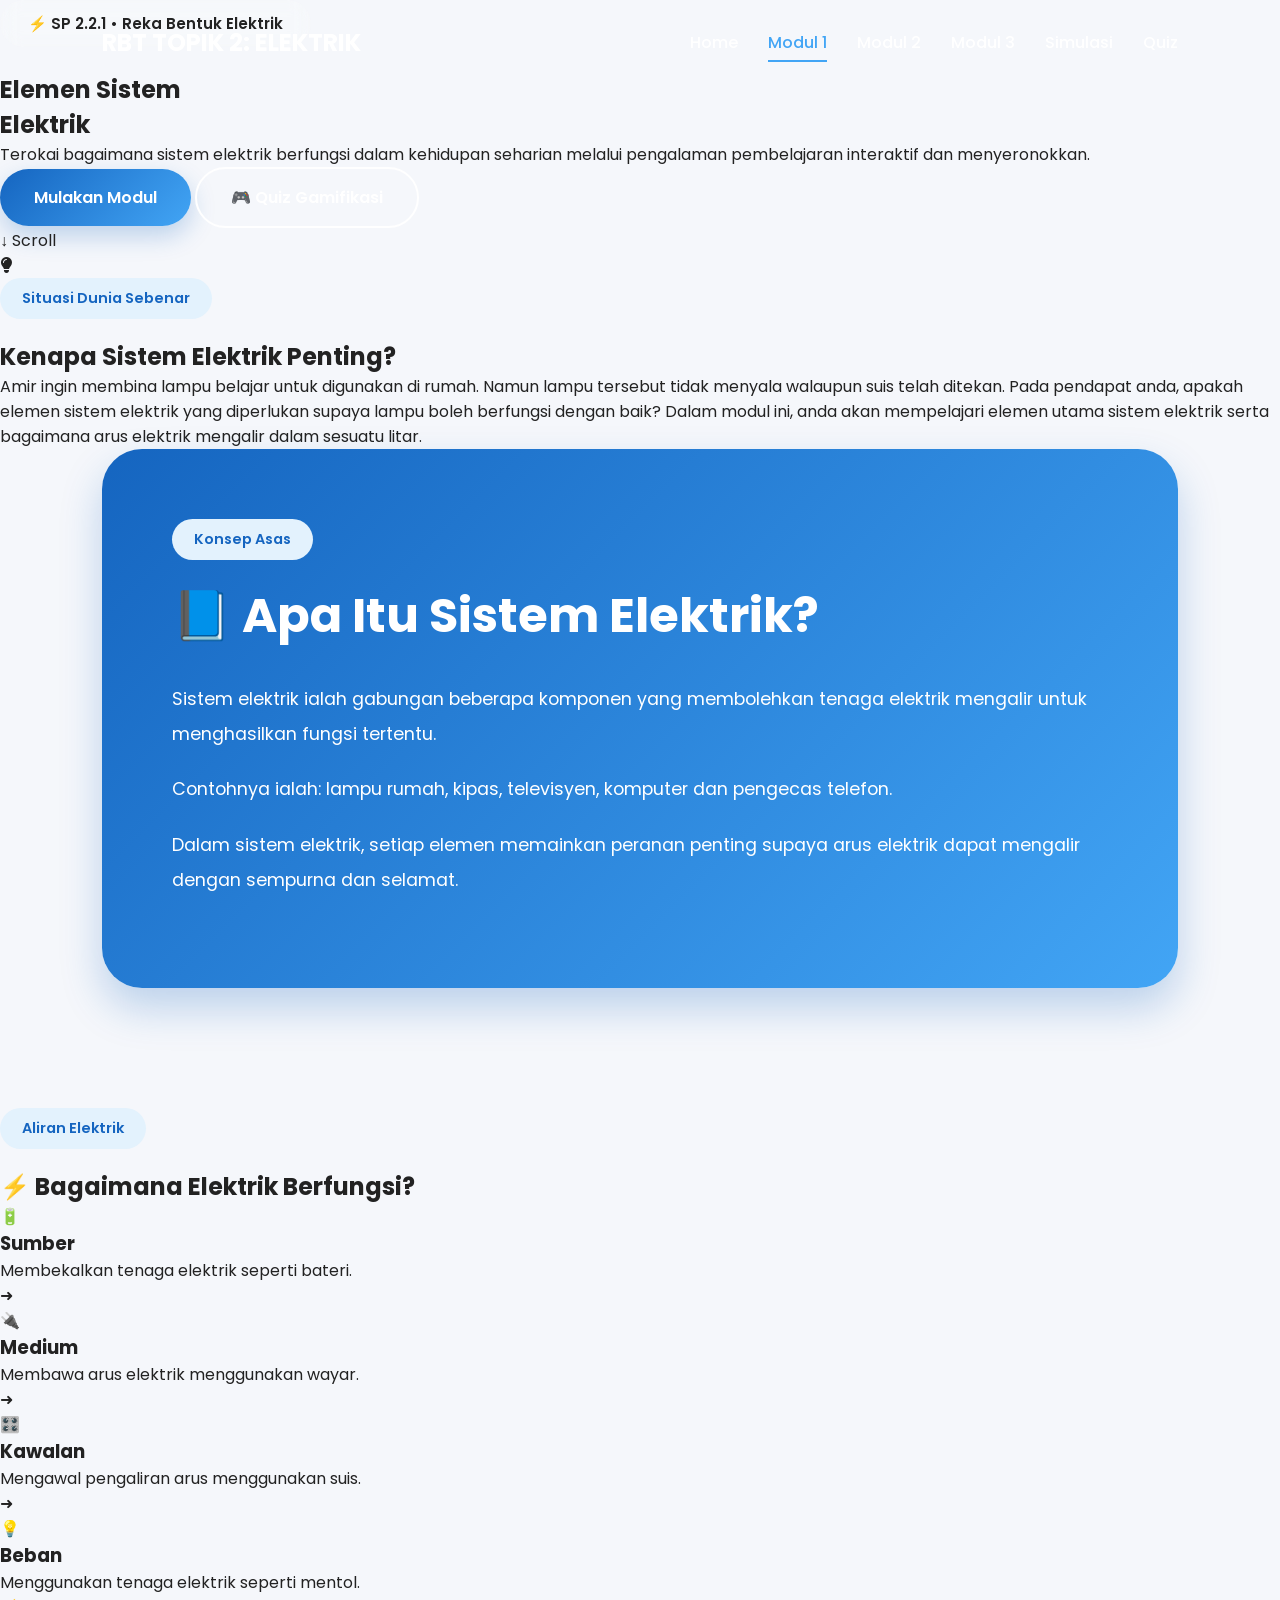
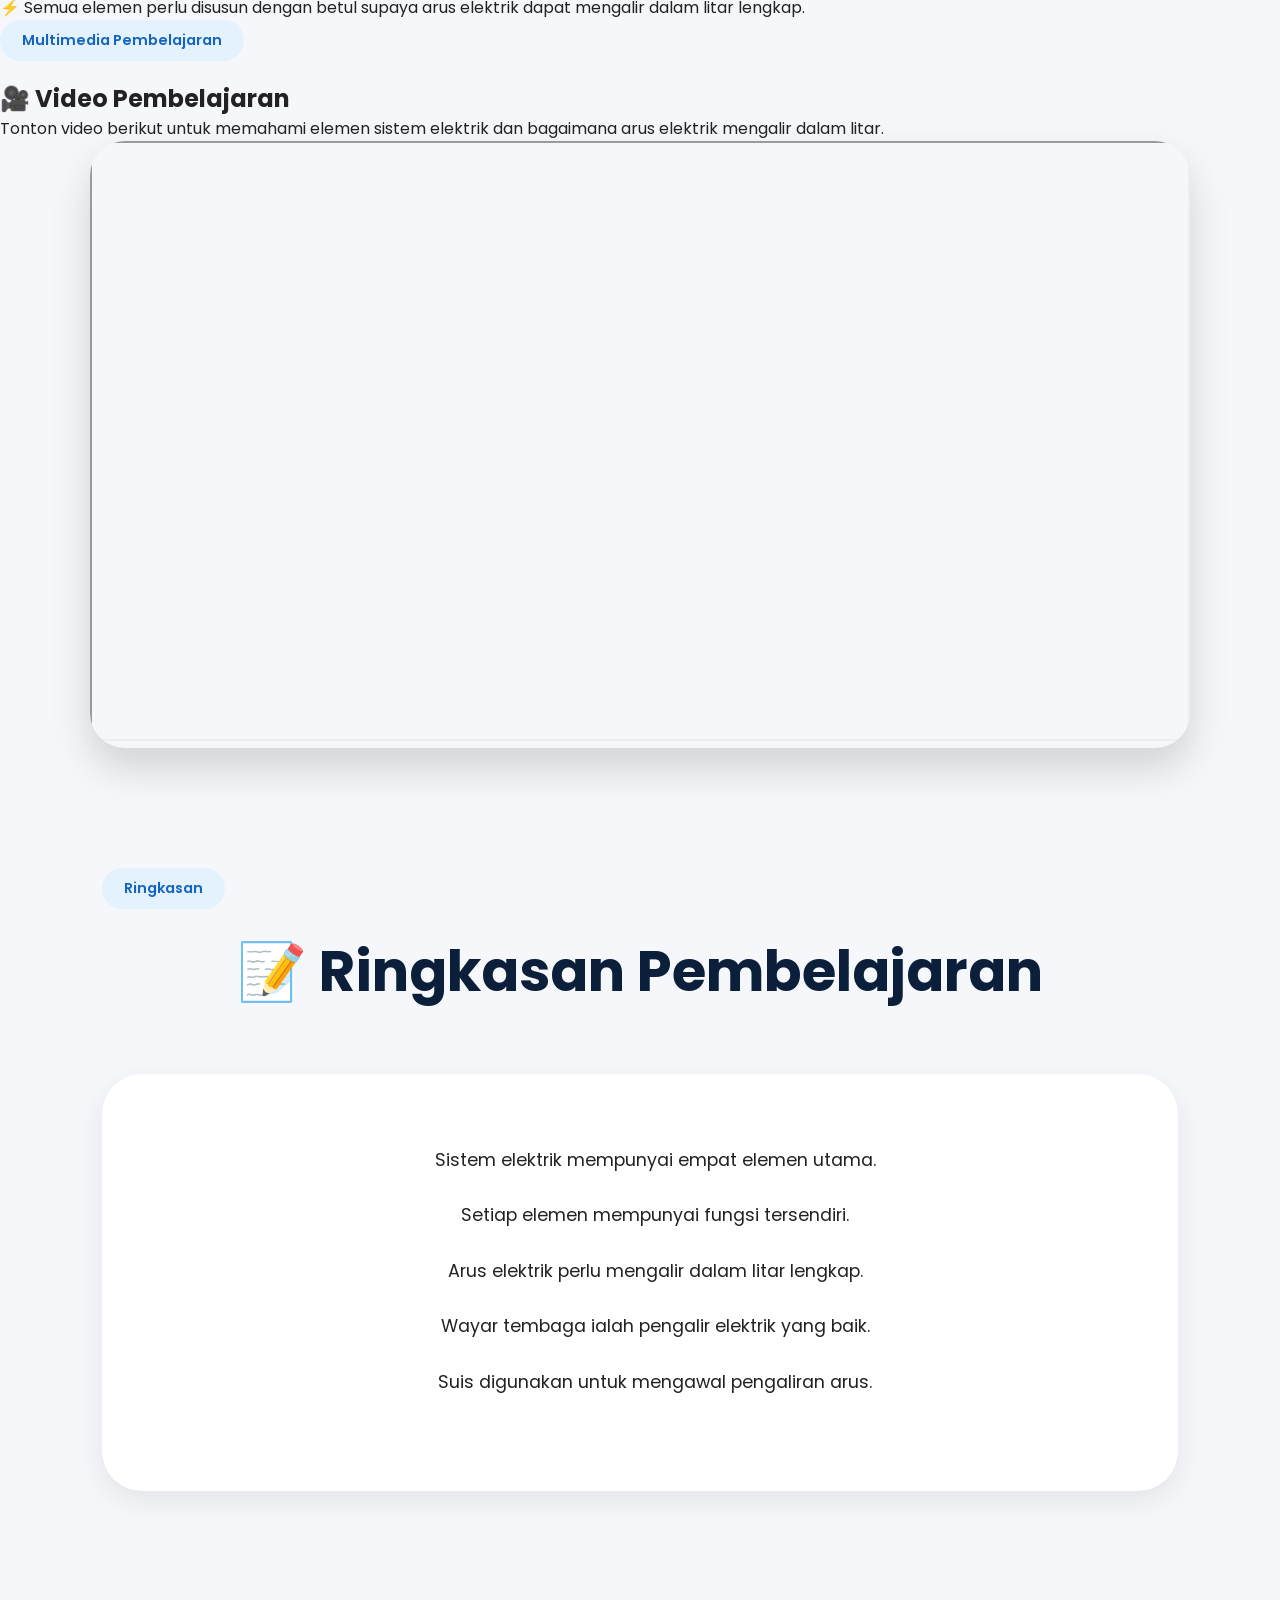
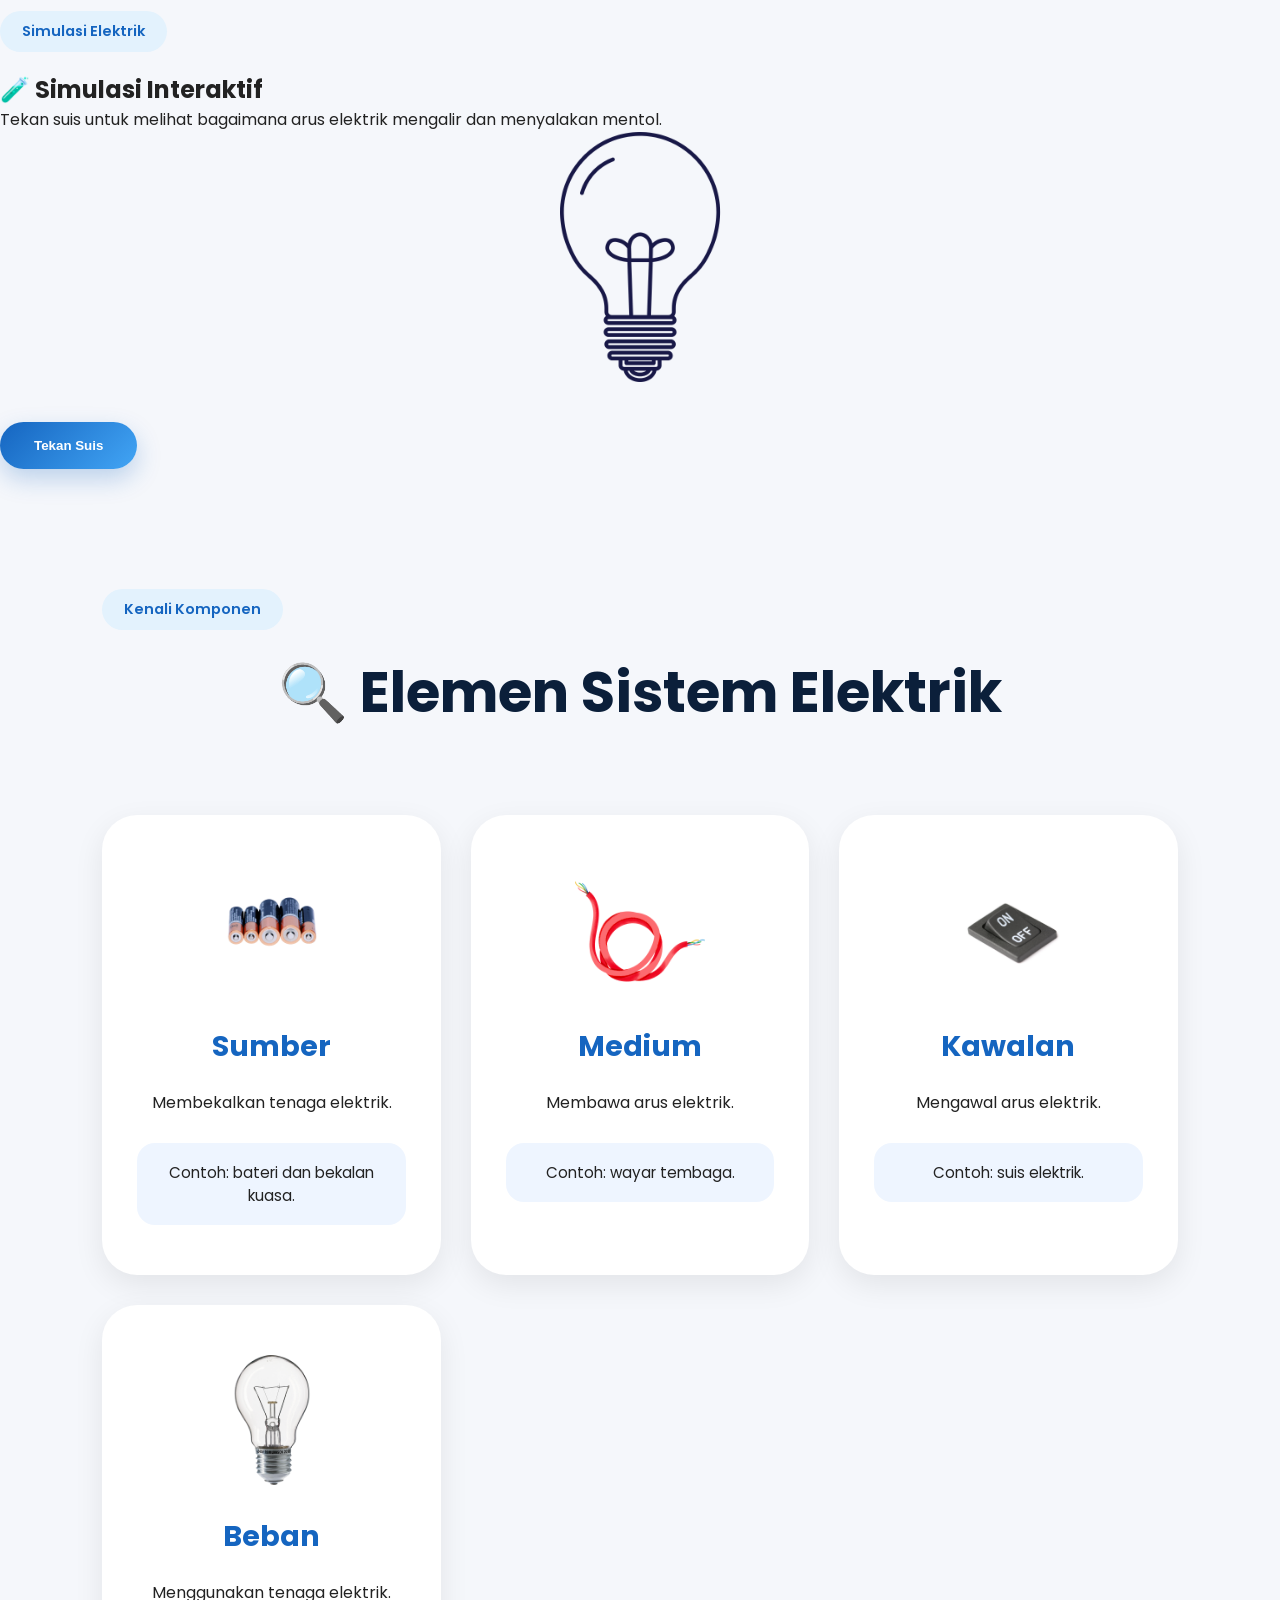
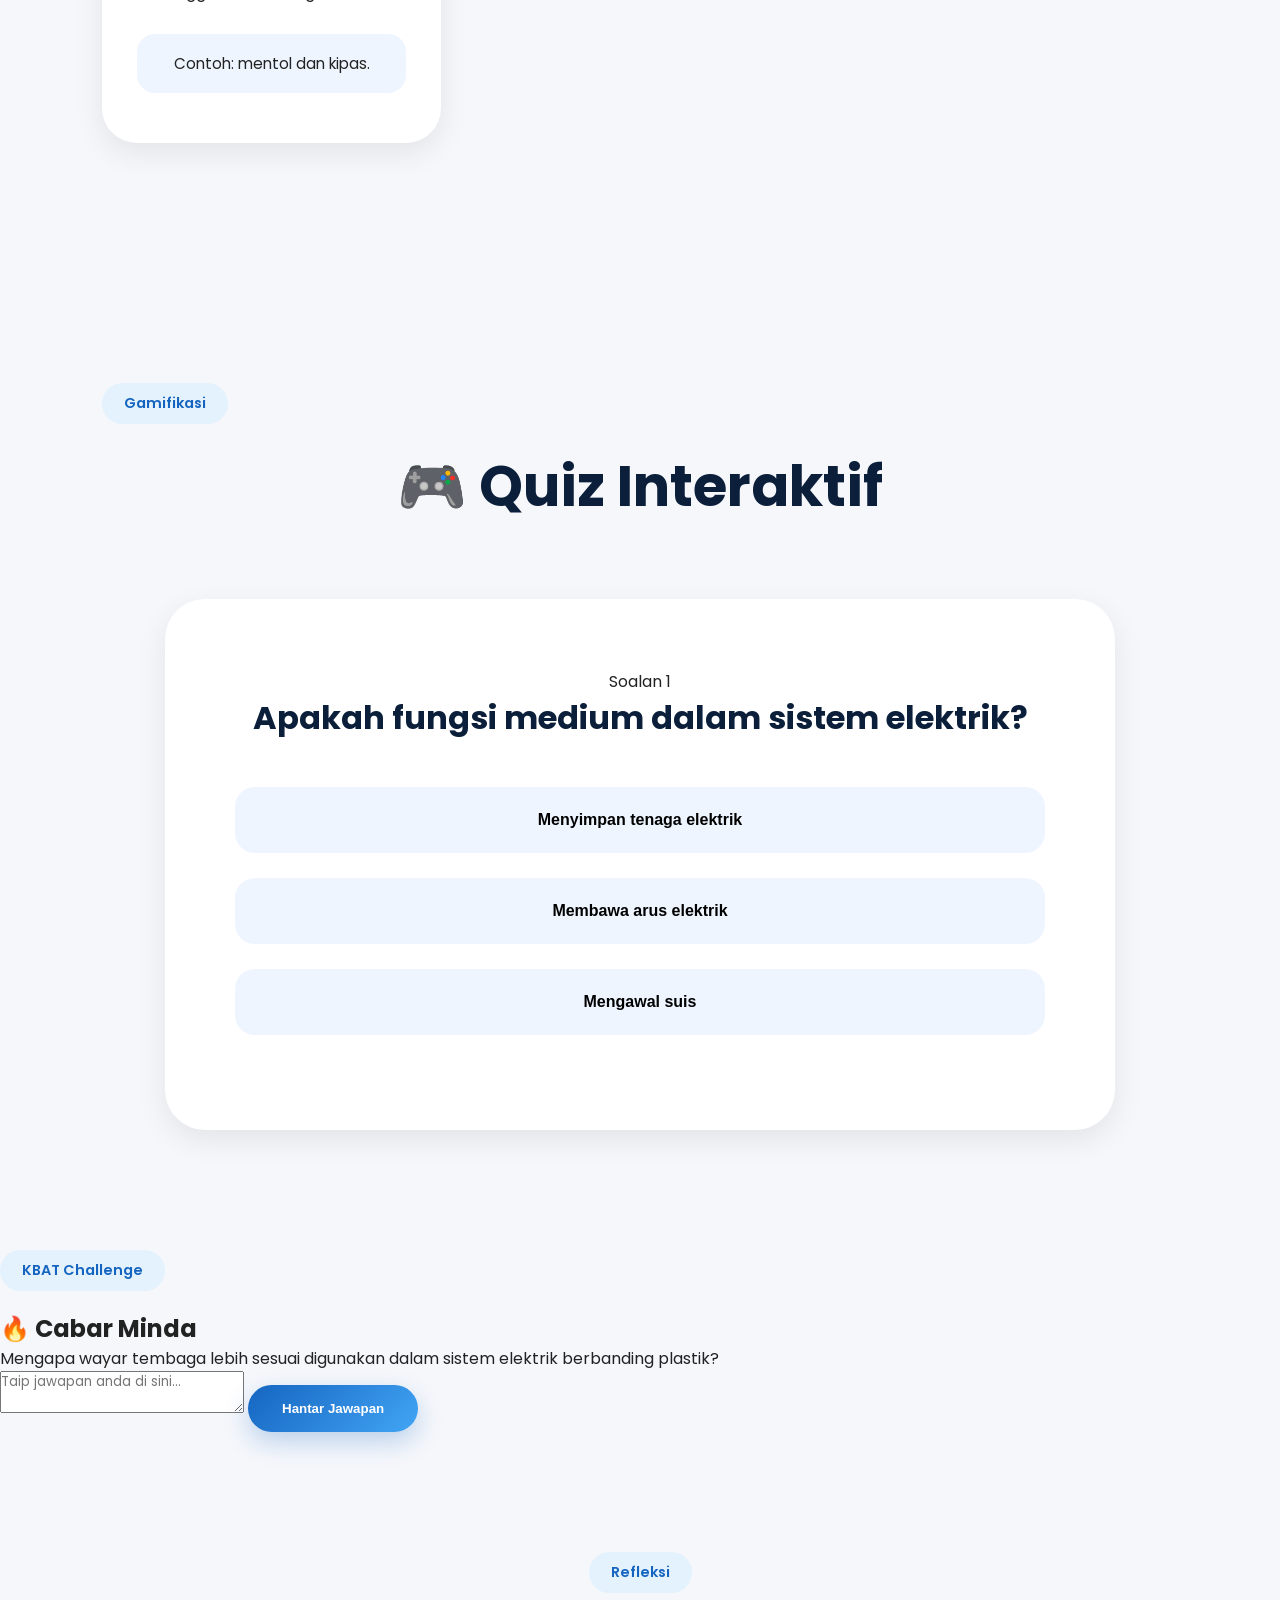
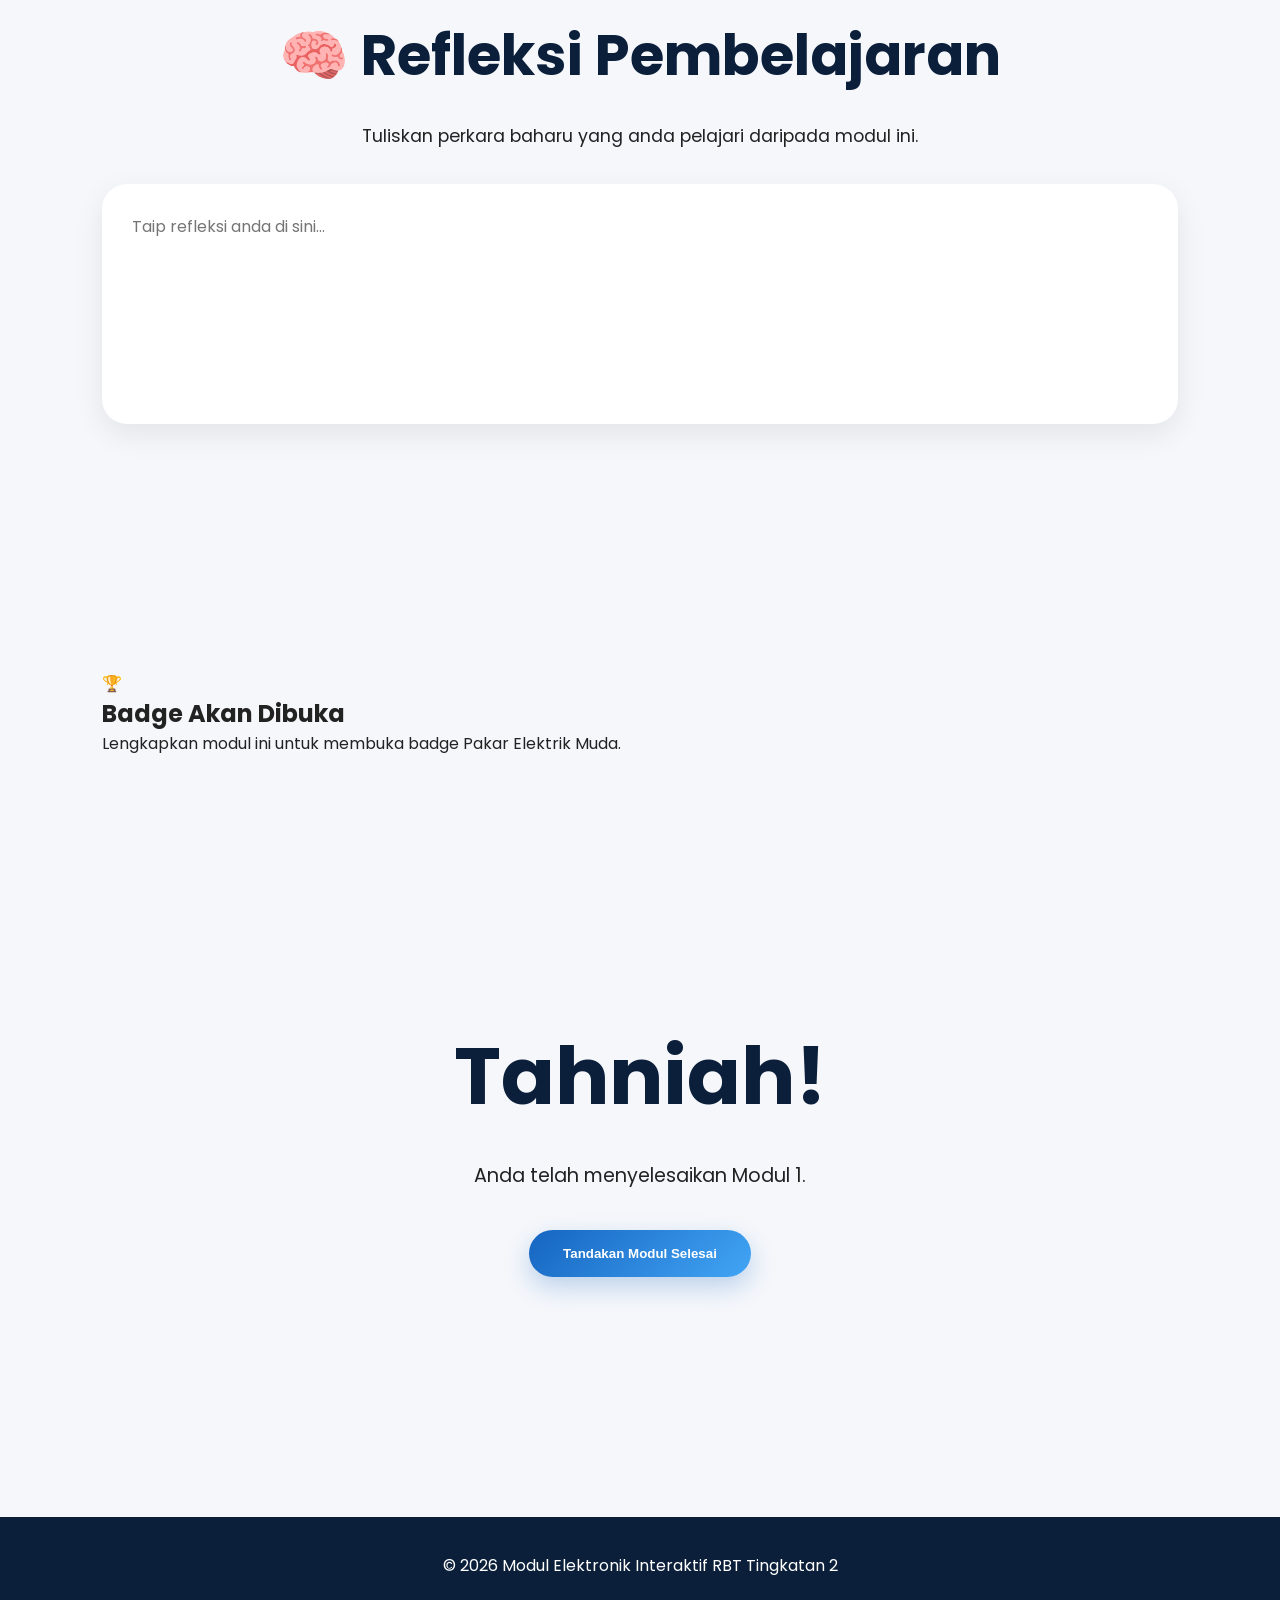
<file: modul1.html>
<!DOCTYPE html>
<html lang="ms">

<head>

  <meta charset="UTF-8">

  <meta name="viewport"
    content="width=device-width, initial-scale=1.0">

  <title>
    Modul 1 - Elemen Sistem Elektrik
  </title>

  <!-- GLOBAL CSS -->

  <link rel="stylesheet"
    href="css/style.css">

  <!-- MODULE 1 CSS -->

  <link rel="stylesheet"
    href="css/module1.css">

  <!-- FONT AWESOME -->

  <link rel="stylesheet"
    href="https://cdnjs.cloudflare.com/ajax/libs/font-awesome/6.5.1/css/all.min.css">

</head>

<body>

<!-- ===================== NAVBAR ===================== -->

<header id="navbar-container"></header>

<!-- ===================== HERO ===================== -->

<section class="module1-hero">

  <!-- GLOW EFFECT -->

  <div class="hero-glow glow1"></div>
  <div class="hero-glow glow2"></div>

  <!-- OVERLAY -->

  <div class="hero-overlay"></div>

  <!-- CONTENT -->

  <div class="hero-content">

    <span class="module-tag">

      ⚡ SP 2.2.1 • Reka Bentuk Elektrik

    </span>

    <h1>

      Elemen Sistem
      <br>

      Elektrik

    </h1>

    <p>

      Terokai bagaimana sistem elektrik
      berfungsi dalam kehidupan seharian
      melalui pengalaman pembelajaran
      interaktif dan menyeronokkan.

    </p>

    <div class="hero-buttons">

      <a href="#intro"
        class="btn">

        Mulakan Modul

      </a>

      <a href="#quiz"
        class="btn-outline">

        🎮 Quiz Gamifikasi

      </a>

    </div>

  </div>

  <!-- SCROLL -->

  <div class="scroll-indicator">

    ↓ Scroll

  </div>

</section>

<!-- ===================== INTRO ===================== -->

<section class="intro-section-module1"
  id="intro">

  <div class="intro-card">

    <div class="intro-icon">

      <i class="fa-solid fa-lightbulb"></i>

    </div>

    <div class="intro-text">

      <span class="section-tag">

        Situasi Dunia Sebenar

      </span>

      <h2>

        Kenapa Sistem Elektrik Penting?

      </h2>

      <p>

        Amir ingin membina lampu belajar
        untuk digunakan di rumah.
        Namun lampu tersebut tidak menyala
        walaupun suis telah ditekan.

        Pada pendapat anda,
        apakah elemen sistem elektrik
        yang diperlukan supaya lampu
        boleh berfungsi dengan baik?

        Dalam modul ini,
        anda akan mempelajari elemen utama
        sistem elektrik serta bagaimana
        arus elektrik mengalir
        dalam sesuatu litar.

      </p>

    </div>

  </div>

</section>

<!-- ===================== NOTE SECTION ===================== -->

<section class="note-section">

  <div class="note-card">

    <div class="section-title">

      <span class="section-tag">

        Konsep Asas

      </span>

      <h2>

        📘 Apa Itu Sistem Elektrik?

      </h2>

    </div>

    <p>

      Sistem elektrik ialah gabungan beberapa
      komponen yang membolehkan tenaga elektrik
      mengalir untuk menghasilkan fungsi tertentu.

    </p>

    <p>

      Contohnya ialah:
      lampu rumah,
      kipas,
      televisyen,
      komputer
      dan pengecas telefon.

    </p>

    <p>

      Dalam sistem elektrik,
      setiap elemen memainkan peranan penting
      supaya arus elektrik dapat mengalir
      dengan sempurna dan selamat.

    </p>

  </div>

</section>

<!-- ===================== FLOW SECTION ===================== -->

<section class="flow-section">

  <div class="section-title">

    <span class="section-tag">

      Aliran Elektrik

    </span>

    <h2>

      ⚡ Bagaimana Elektrik Berfungsi?

    </h2>

  </div>

  <div class="flow-container">

    <!-- SOURCE -->

    <div class="flow-box">

      <div class="flow-icon">

        🔋

      </div>

      <h3>

        Sumber

      </h3>

      <p>

        Membekalkan tenaga elektrik
        seperti bateri.

      </p>

    </div>

    <!-- ARROW -->

    <div class="arrow">

      ➜

    </div>

    <!-- MEDIUM -->

    <div class="flow-box">

      <div class="flow-icon">

        🔌

      </div>

      <h3>

        Medium

      </h3>

      <p>

        Membawa arus elektrik
        menggunakan wayar.

      </p>

    </div>

    <!-- ARROW -->

    <div class="arrow">

      ➜

    </div>

    <!-- CONTROL -->

    <div class="flow-box">

      <div class="flow-icon">

        🎛️

      </div>

      <h3>

        Kawalan

      </h3>

      <p>

        Mengawal pengaliran arus
        menggunakan suis.

      </p>

    </div>

    <!-- ARROW -->

    <div class="arrow">

      ➜

    </div>

    <!-- LOAD -->

    <div class="flow-box">

      <div class="flow-icon">

        💡

      </div>

      <h3>

        Beban

      </h3>

      <p>

        Menggunakan tenaga elektrik
        seperti mentol.

      </p>

    </div>

  </div>

  <div class="flow-note">

    ⚡ Semua elemen perlu disusun
    dengan betul supaya arus elektrik
    dapat mengalir dalam litar lengkap.

  </div>

</section>

<!-- ===================== VIDEO ===================== -->

<section class="video-section">

  <div class="section-title">

    <span class="section-tag">

      Multimedia Pembelajaran

    </span>

    <h2>

      🎥 Video Pembelajaran

    </h2>

  </div>

  <p class="video-description">

    Tonton video berikut untuk memahami
    elemen sistem elektrik dan bagaimana
    arus elektrik mengalir dalam litar.

  </p>

  <div class="video-container">

    <iframe
      src="https://www.youtube.com/embed/98Ma-KllLZA"
      title="Video Pembelajaran"
      allowfullscreen>
    </iframe>

  </div>

</section>

<!-- ===================== SUMMARY ===================== -->

<section class="summary-section">

  <div class="section-title">

    <span class="section-tag">

      Ringkasan

    </span>

    <h2>

      📝 Ringkasan Pembelajaran

    </h2>

  </div>

  <div class="summary-card">

    <ul>

      <li>
        Sistem elektrik mempunyai
        empat elemen utama.
      </li>

      <li>
        Setiap elemen mempunyai
        fungsi tersendiri.
      </li>

      <li>
        Arus elektrik perlu mengalir
        dalam litar lengkap.
      </li>

      <li>
        Wayar tembaga ialah
        pengalir elektrik yang baik.
      </li>

      <li>
        Suis digunakan untuk
        mengawal pengaliran arus.
      </li>

    </ul>

  </div>

</section>

<!-- ===================== SIMULATION ===================== -->

<section class="interactive-section">

  <div class="section-title">

    <span class="section-tag">

      Simulasi Elektrik

    </span>

    <h2>

      🧪 Simulasi Interaktif

    </h2>

  </div>

  <p class="simulation-description">

    Tekan suis untuk melihat bagaimana
    arus elektrik mengalir
    dan menyalakan mentol.

  </p>

  <div class="circuit-simulation">

    <img id="bulb"
      src="images/bulb-off.png"
      alt="Mentol">

    <button class="btn simulation-btn"
      onclick="toggleBulb()">

      Tekan Suis

    </button>

  </div>

</section>

<!-- ===================== ELEMENTS ===================== -->

<section class="elements-section">

  <div class="section-title">

    <span class="section-tag">

      Kenali Komponen

    </span>

    <h2>

      🔍 Elemen Sistem Elektrik

    </h2>

  </div>

  <div class="cards">

    <!-- SOURCE -->

    <div class="smart-card">

      <img src="images/battery.png"
        alt="Sumber">

      <h3>

        Sumber

      </h3>

      <p>

        Membekalkan tenaga elektrik.

      </p>

      <div class="extra-info">

        Contoh:
        bateri dan bekalan kuasa.

      </div>

    </div>

    <!-- MEDIUM -->

    <div class="smart-card">

      <img src="images/wire.png"
        alt="Medium">

      <h3>

        Medium

      </h3>

      <p>

        Membawa arus elektrik.

      </p>

      <div class="extra-info">

        Contoh:
        wayar tembaga.

      </div>

    </div>

    <!-- CONTROL -->

    <div class="smart-card">

      <img src="images/switch.png"
        alt="Kawalan">

      <h3>

        Kawalan

      </h3>

      <p>

        Mengawal arus elektrik.

      </p>

      <div class="extra-info">

        Contoh:
        suis elektrik.

      </div>

    </div>

    <!-- LOAD -->

    <div class="smart-card">

      <img src="images/bulb.png"
        alt="Beban">

      <h3>

        Beban

      </h3>

      <p>

        Menggunakan tenaga elektrik.

      </p>

      <div class="extra-info">

        Contoh:
        mentol dan kipas.

      </div>

    </div>

  </div>

</section>

<!-- ===================== QUIZ ===================== -->

<section class="quiz-section"
  id="quiz">

  <div class="section-title">

    <span class="section-tag">

      Gamifikasi

    </span>

    <h2>

      🎮 Quiz Interaktif

    </h2>

  </div>

  <div class="quiz-card">

    <div class="quiz-top">

      <span class="quiz-badge">

        Soalan 1

      </span>

    </div>

    <h3>

      Apakah fungsi medium
      dalam sistem elektrik?

    </h3>

    <button class="quiz-btn"
      onclick="checkQuiz(this,false)">

      Menyimpan tenaga elektrik

    </button>

    <button class="quiz-btn"
      onclick="checkQuiz(this,true)">

      Membawa arus elektrik

    </button>

    <button class="quiz-btn"
      onclick="checkQuiz(this,false)">

      Mengawal suis

    </button>

  </div>

</section>

<!-- ===================== CHALLENGE ===================== -->

<section class="challenge-section">

  <div class="challenge-card">

    <div class="section-title">

      <span class="section-tag">

        KBAT Challenge

      </span>

      <h2>

        🔥 Cabar Minda

      </h2>

    </div>

    <p>

      Mengapa wayar tembaga lebih sesuai
      digunakan dalam sistem elektrik
      berbanding plastik?

    </p>

    <textarea
      id="challengeAnswer"
      placeholder="Taip jawapan anda di sini..."></textarea>

    <button class="btn"
      onclick="submitChallenge()">

      Hantar Jawapan

    </button>

    <div id="challengeFeedback"
      class="feedback-box">
    </div>

  </div>

</section>

<!-- ===================== REFLECTION ===================== -->

<section class="reflection-section">

  <div class="reflection-card">

    <div class="section-title">

      <span class="section-tag">

        Refleksi

      </span>

      <h2>

        🧠 Refleksi Pembelajaran

      </h2>

    </div>

    <p>

      Tuliskan perkara baharu
      yang anda pelajari
      daripada modul ini.

    </p>

    <textarea
      placeholder="Taip refleksi anda di sini..."></textarea>

  </div>

</section>

<!-- ===================== BADGE ===================== -->

<section class="badge-section">

  <div class="badge-card">

    <div class="badge-icon">

      🏆

    </div>

    <h2>

      Badge Akan Dibuka

    </h2>

    <p>

      Lengkapkan modul ini
      untuk membuka badge
      Pakar Elektrik Muda.

    </p>

  </div>

</section>

<!-- ===================== COMPLETE ===================== -->

<section class="module-complete">

  <h2>

    Tahniah!

  </h2>

  <p>

    Anda telah menyelesaikan Modul 1.

  </p>

  <button class="btn"
    onclick="completeModule(1)">

    Tandakan Modul Selesai

  </button>

</section>

<!-- ===================== FOOTER ===================== -->

<footer>

  <p>

    © 2026 Modul Elektronik Interaktif
    RBT Tingkatan 2

  </p>

</footer>

<!-- ===================== SCRIPT ===================== -->

<script src="js/script.js"></script>

</body>
</html>
</file>
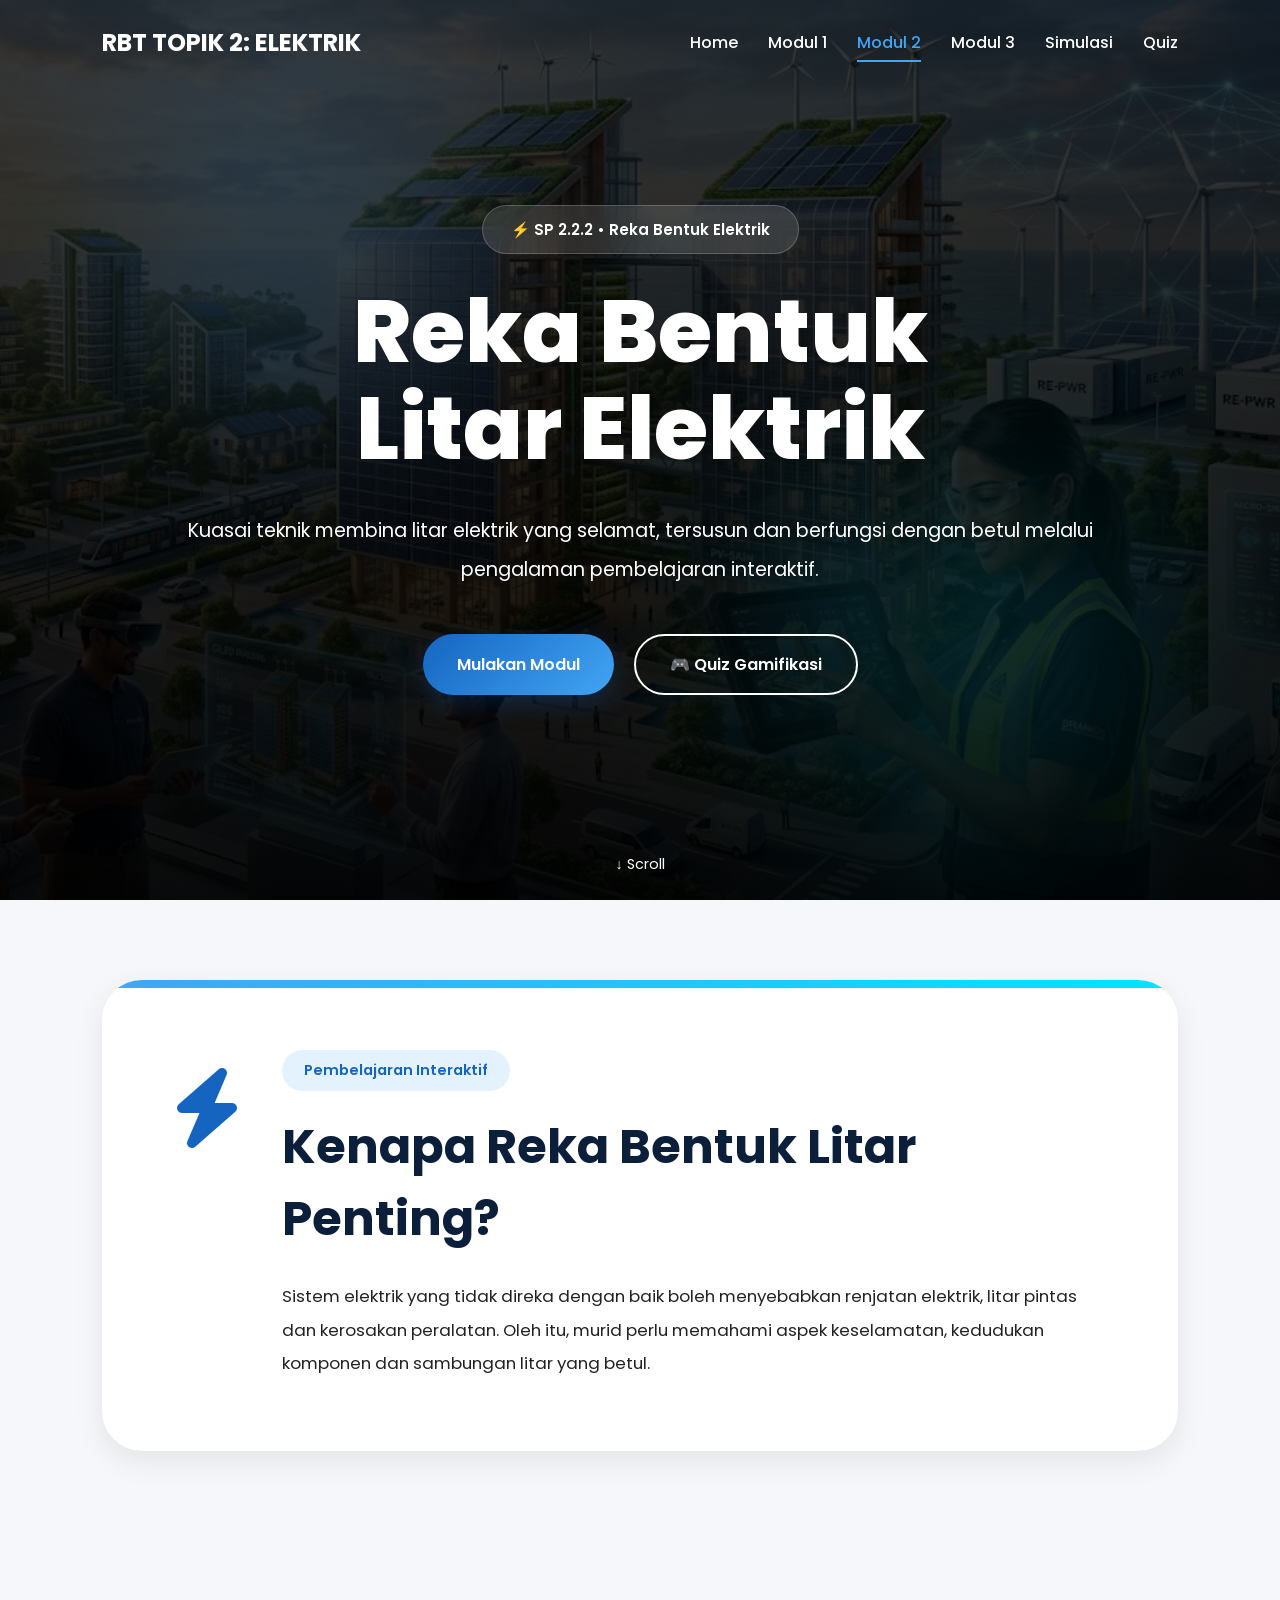
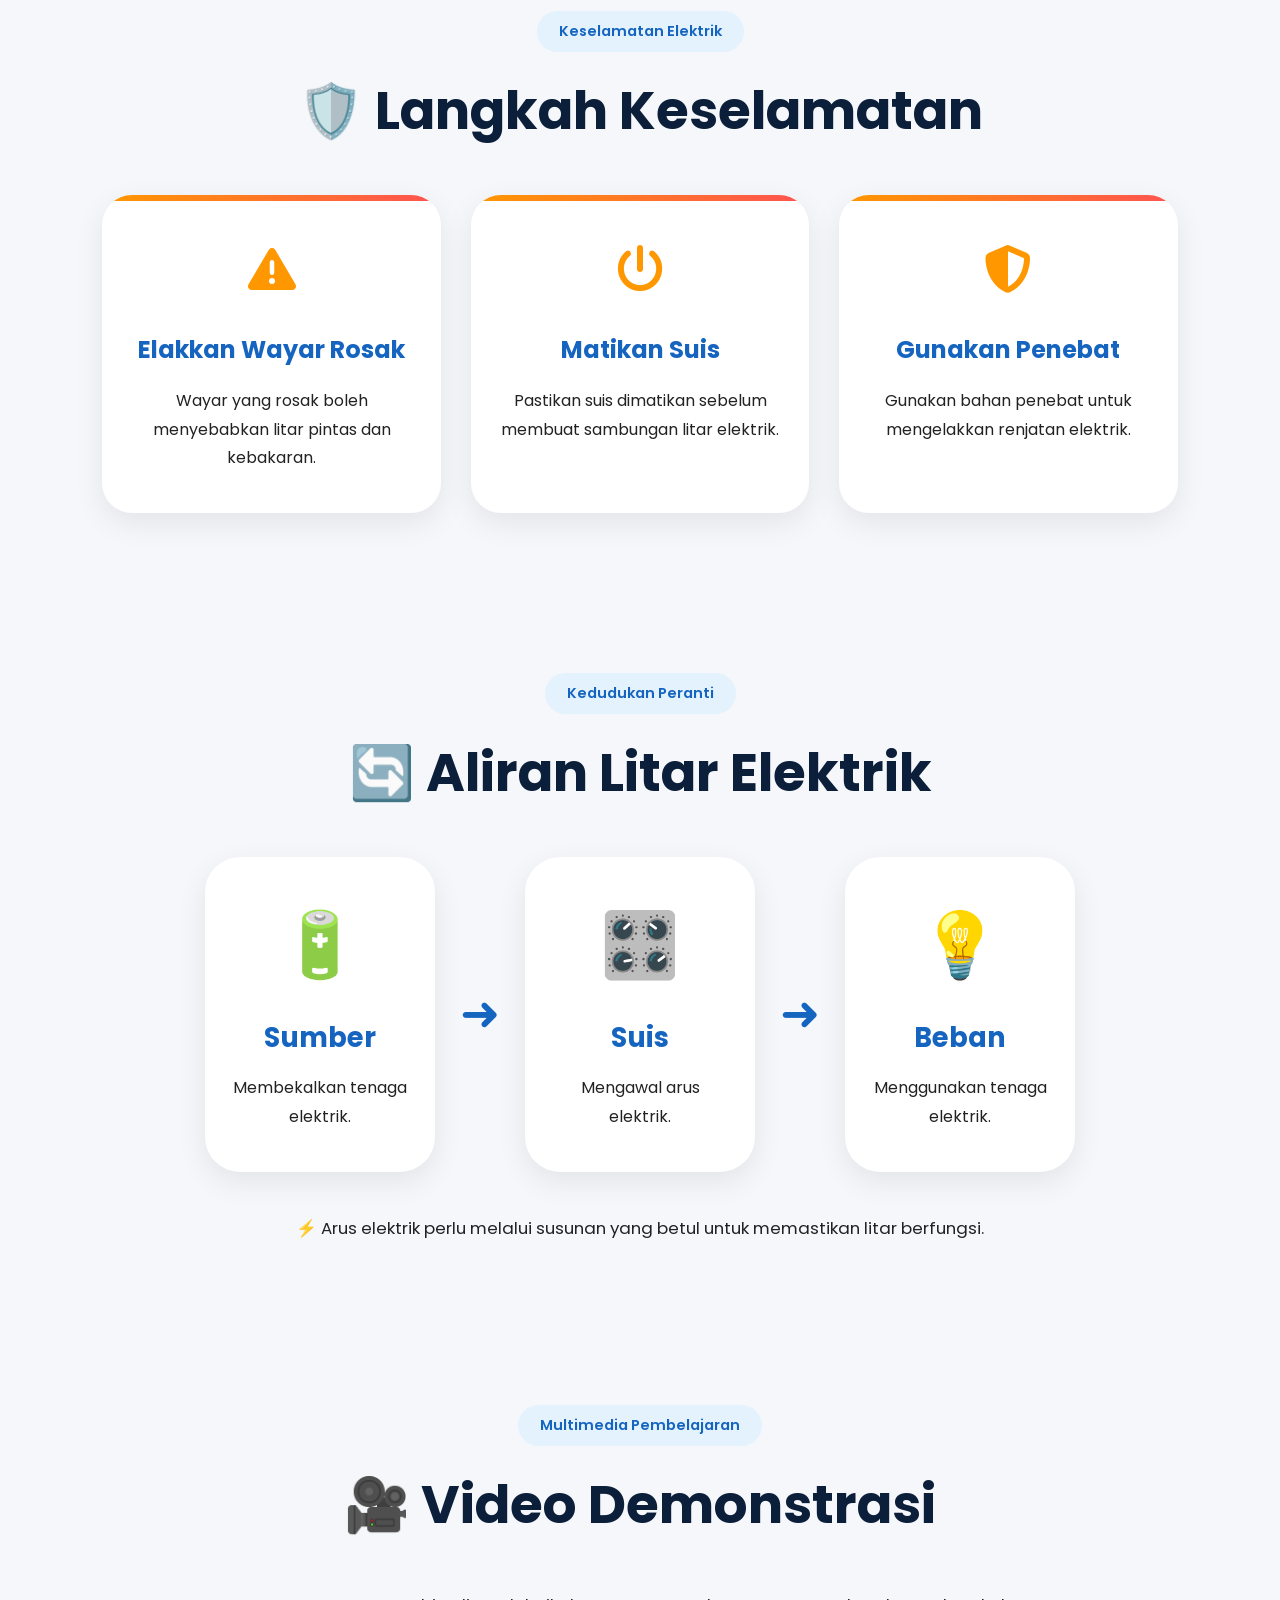
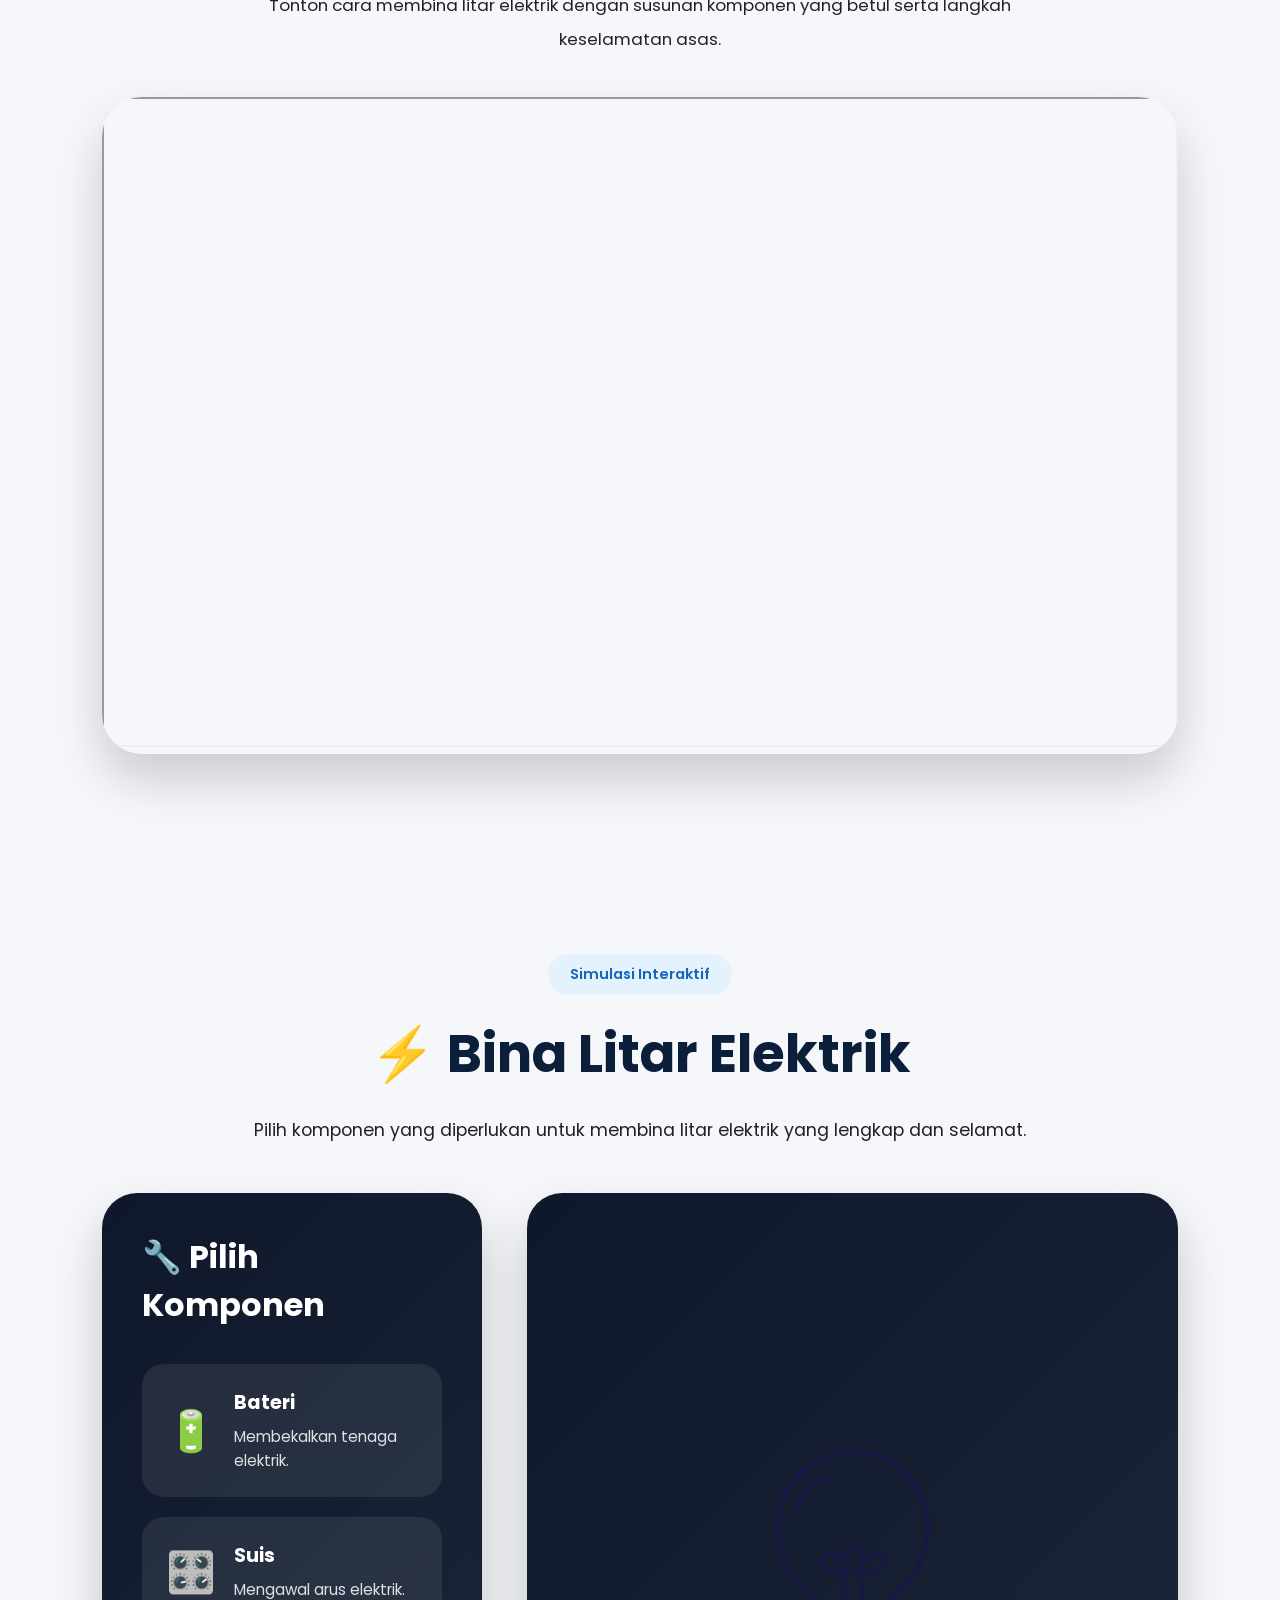
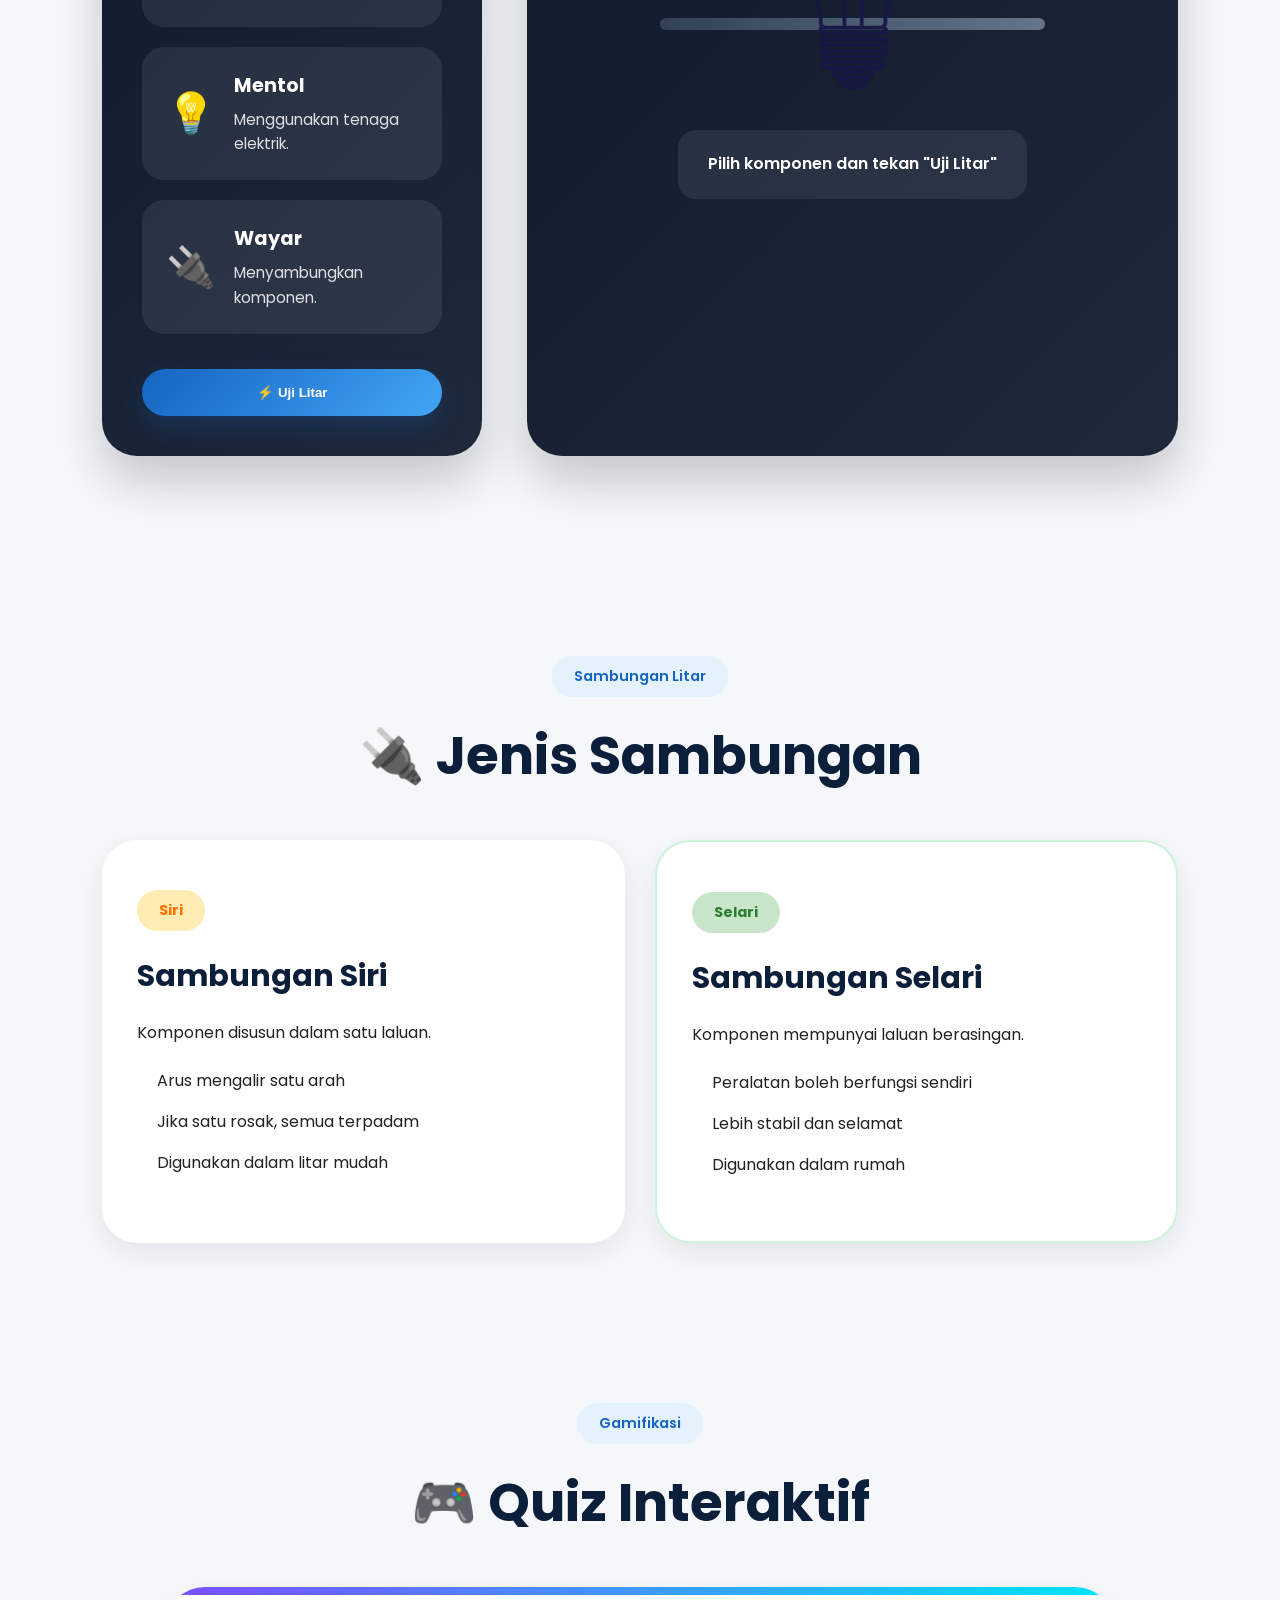
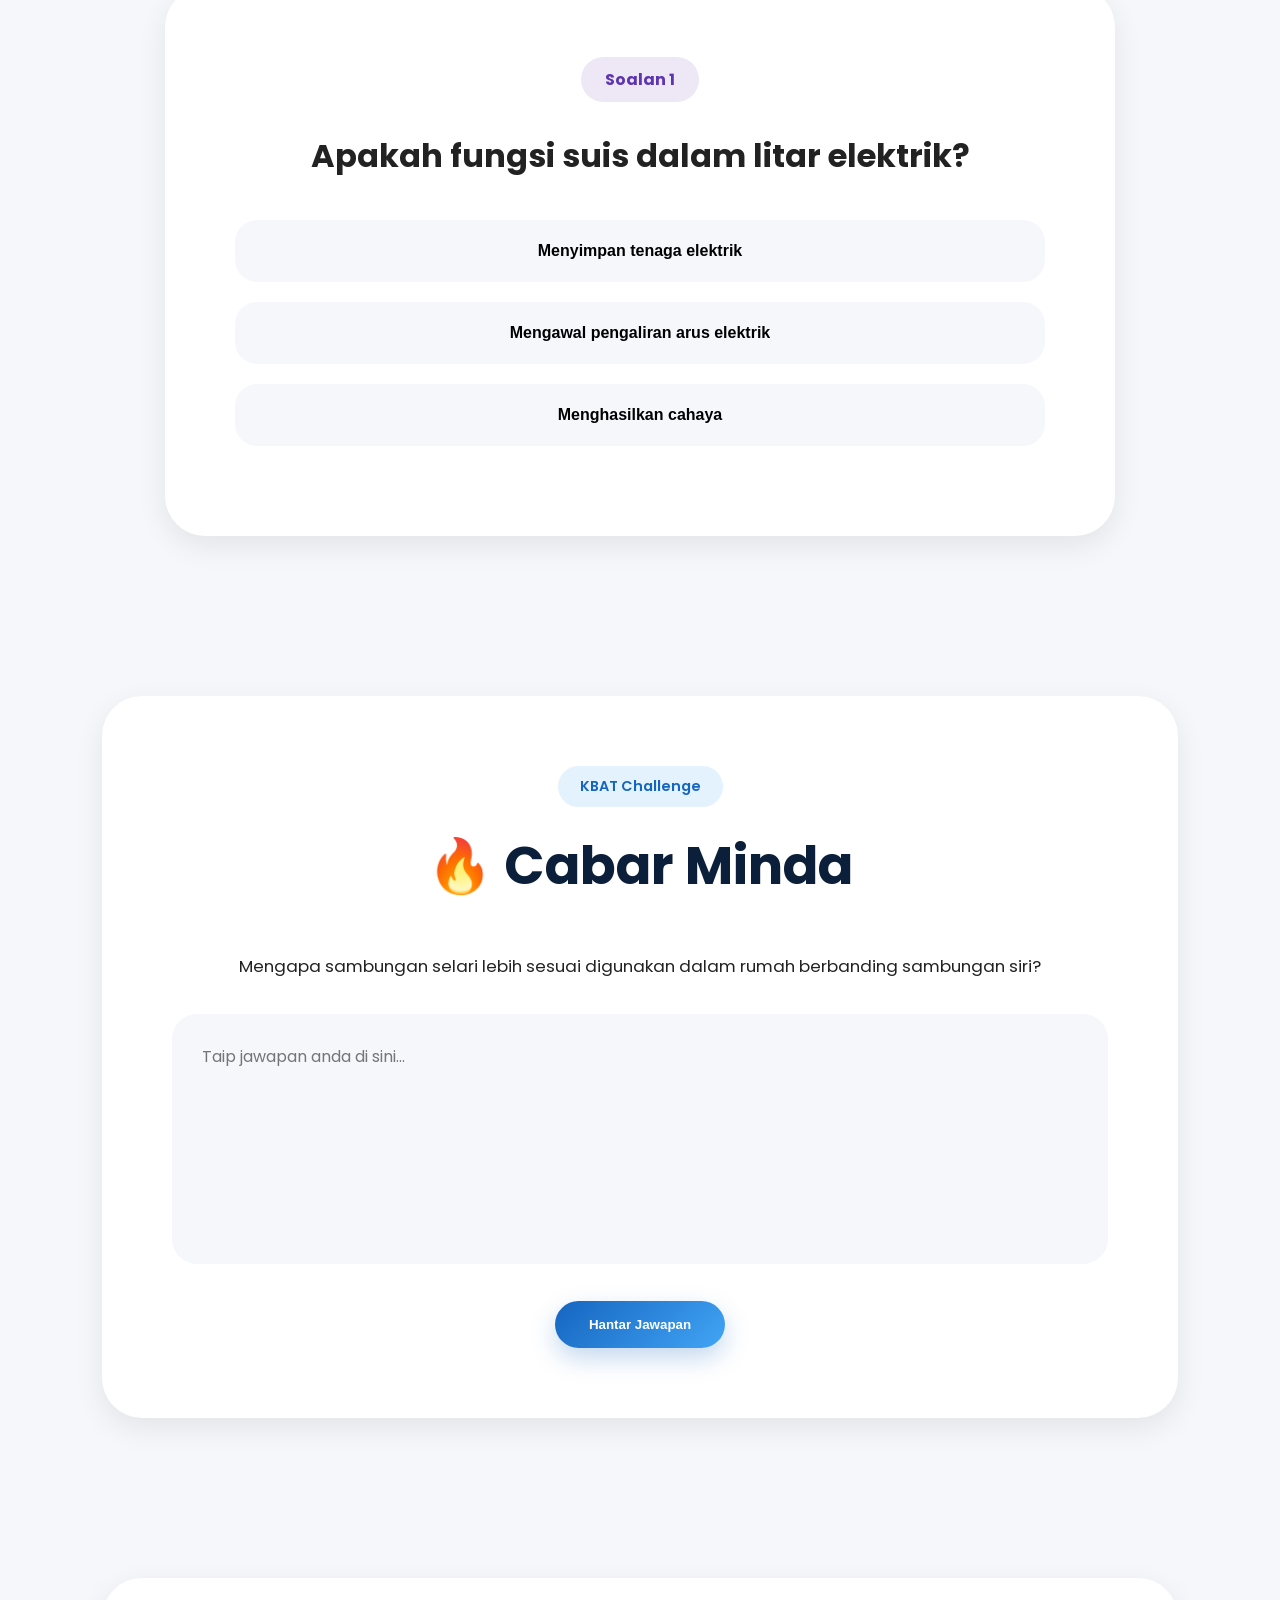
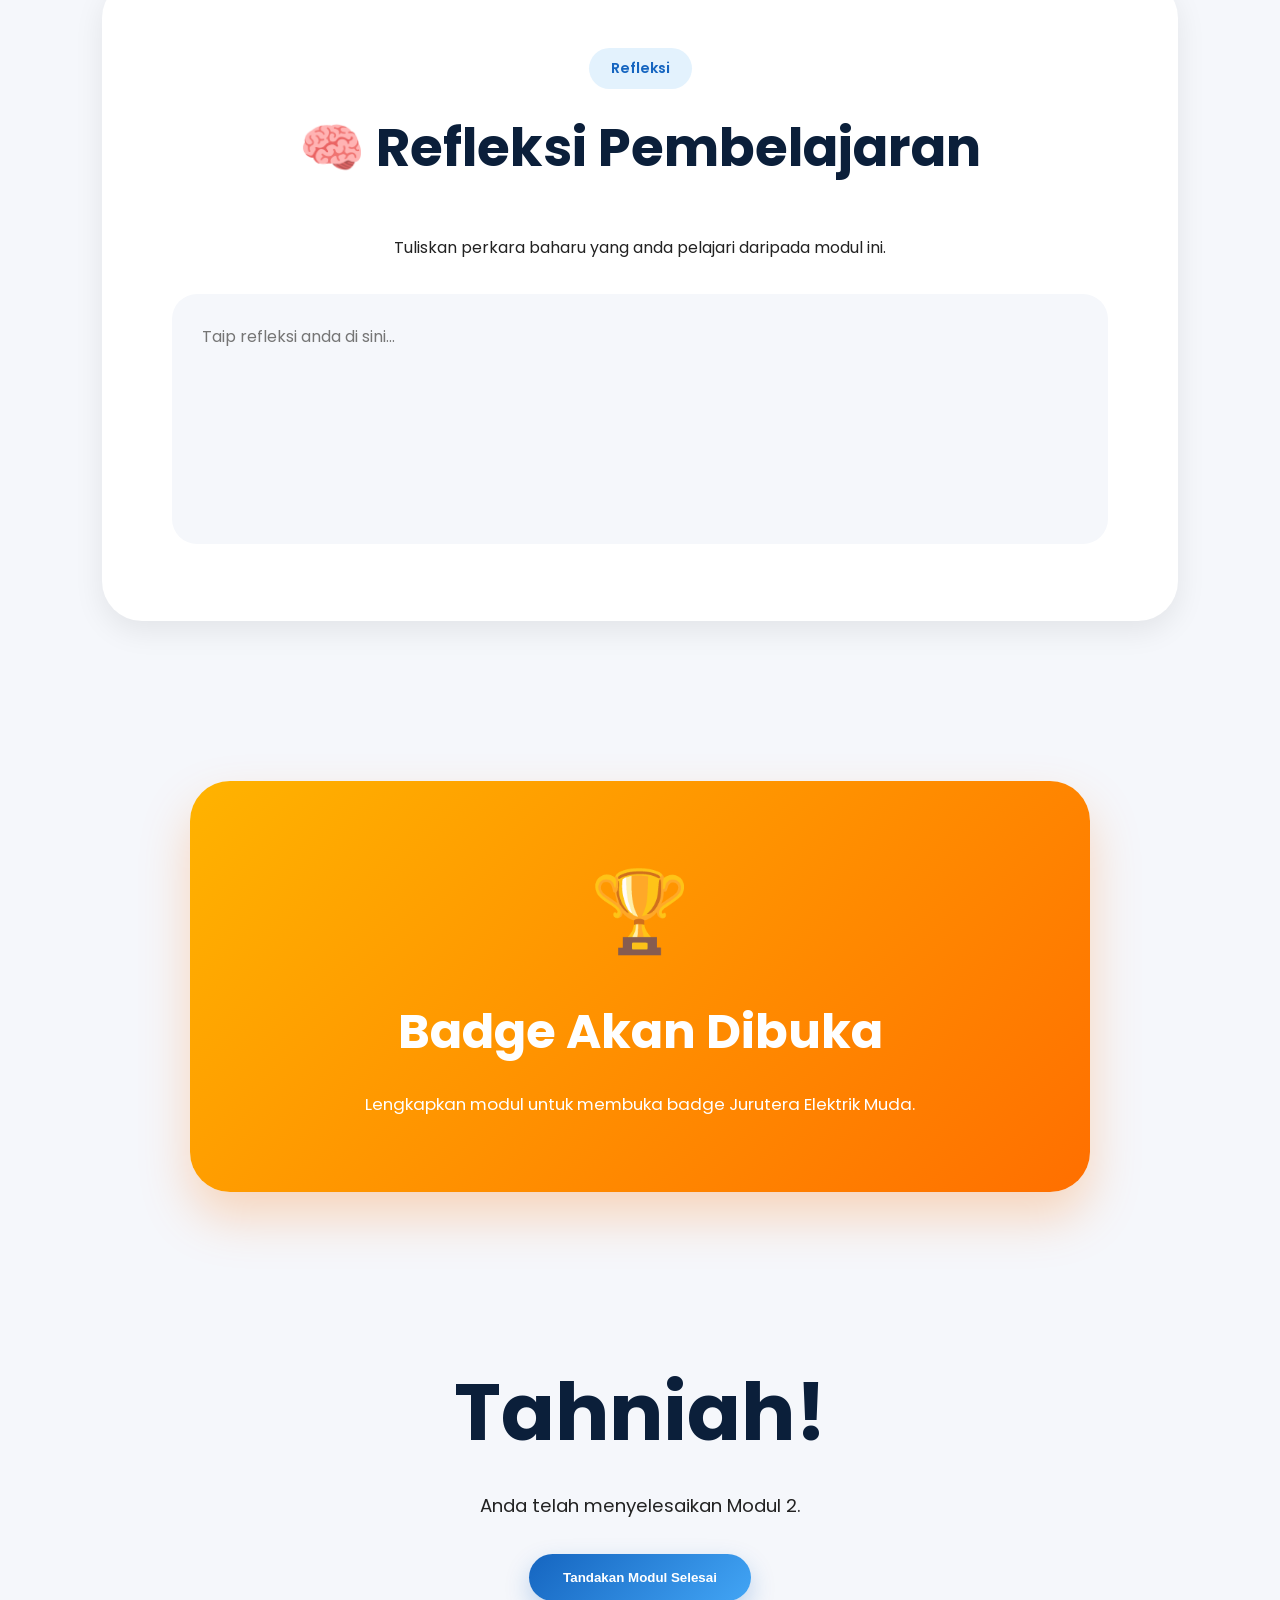
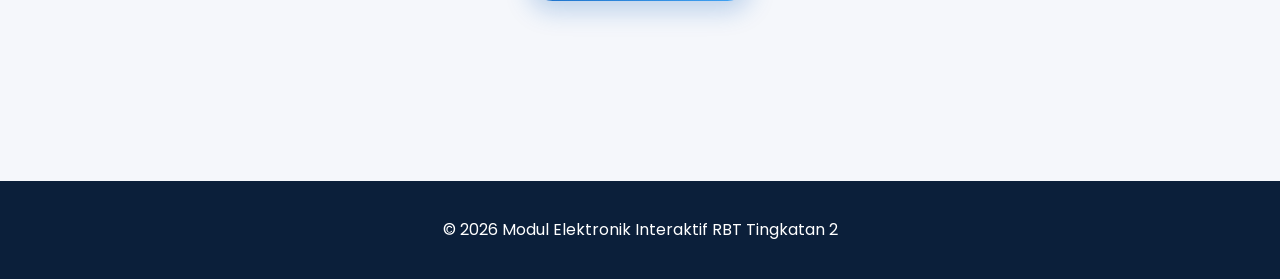
<file: modul2.html>
<!DOCTYPE html>
<html lang="ms">

<head>

  <meta charset="UTF-8">

  <meta name="viewport"
    content="width=device-width, initial-scale=1.0">

  <title>
    Modul 2 - Reka Bentuk Litar Elektrik
  </title>

  <!-- GLOBAL CSS -->

  <link rel="stylesheet"
    href="css/style.css">

  <!-- MODULE 2 CSS -->

  <link rel="stylesheet"
    href="css/module2.css">

  <!-- FONT AWESOME -->

  <link rel="stylesheet"
    href="https://cdnjs.cloudflare.com/ajax/libs/font-awesome/6.5.1/css/all.min.css">

</head>

<body>

<!-- ===================== NAVBAR ===================== -->

<header id="navbar-container"></header>

<!-- ===================== HERO ===================== -->

<section class="module2-hero">

  <!-- GLOW EFFECT -->

  <div class="hero-glow glow1"></div>
  <div class="hero-glow glow2"></div>

  <!-- OVERLAY -->

  <div class="hero-overlay"></div>

  <!-- CONTENT -->

  <div class="hero-content">

    <span class="module-tag">

      ⚡ SP 2.2.2 • Reka Bentuk Elektrik

    </span>

    <h1>

      Reka Bentuk
      <br>

      Litar Elektrik

    </h1>

    <p>

      Kuasai teknik membina litar elektrik
      yang selamat, tersusun dan berfungsi
      dengan betul melalui pengalaman
      pembelajaran interaktif.

    </p>

    <div class="hero-buttons">

      <a href="#safety"
        class="btn">

        Mulakan Modul

      </a>

      <a href="#quiz"
        class="btn-outline">

        🎮 Quiz Gamifikasi

      </a>

    </div>

  </div>

  <!-- SCROLL -->

  <div class="scroll-indicator">

    ↓ Scroll

  </div>

</section>

<!-- ===================== INTRO ===================== -->

<section class="intro-section-module2">

  <div class="intro-card">

    <div class="intro-icon">

      <i class="fa-solid fa-bolt"></i>

    </div>

    <div class="intro-text">

      <span class="section-tag">

        Pembelajaran Interaktif

      </span>

      <h2>

        Kenapa Reka Bentuk
        Litar Penting?

      </h2>

      <p>

        Sistem elektrik yang tidak direka
        dengan baik boleh menyebabkan
        renjatan elektrik, litar pintas
        dan kerosakan peralatan.

        Oleh itu, murid perlu memahami
        aspek keselamatan, kedudukan
        komponen dan sambungan litar
        yang betul.

      </p>

    </div>

  </div>

</section>

<!-- ===================== SAFETY ===================== -->

<section class="safety-section"
  id="safety">

  <div class="section-title">

    <span class="section-tag">

      Keselamatan Elektrik

    </span>

    <h2>

      🛡️ Langkah Keselamatan

    </h2>

  </div>

  <div class="cards">

    <!-- CARD 1 -->

    <div class="card safety-card">

      <div class="card-icon">

        <i class="fa-solid fa-triangle-exclamation"></i>

      </div>

      <h3>

        Elakkan Wayar Rosak

      </h3>

      <p>

        Wayar yang rosak boleh menyebabkan
        litar pintas dan kebakaran.

      </p>

    </div>

    <!-- CARD 2 -->

    <div class="card safety-card">

      <div class="card-icon">

        <i class="fa-solid fa-power-off"></i>

      </div>

      <h3>

        Matikan Suis

      </h3>

      <p>

        Pastikan suis dimatikan sebelum
        membuat sambungan litar elektrik.

      </p>

    </div>

    <!-- CARD 3 -->

    <div class="card safety-card">

      <div class="card-icon">

        <i class="fa-solid fa-shield-halved"></i>

      </div>

      <h3>

        Gunakan Penebat

      </h3>

      <p>

        Gunakan bahan penebat untuk
        mengelakkan renjatan elektrik.

      </p>

    </div>

  </div>

</section>

<!-- ===================== FLOW SECTION ===================== -->

<section class="flow-section">

  <div class="section-title">

    <span class="section-tag">

      Kedudukan Peranti

    </span>

    <h2>

      🔄 Aliran Litar Elektrik

    </h2>

  </div>

  <div class="flow-container">

    <!-- SOURCE -->

    <div class="flow-box">

      <div class="flow-icon">

        🔋

      </div>

      <h3>

        Sumber

      </h3>

      <p>

        Membekalkan tenaga elektrik.

      </p>

    </div>

    <!-- ARROW -->

    <div class="arrow">

      ➜

    </div>

    <!-- SWITCH -->

    <div class="flow-box">

      <div class="flow-icon">

        🎛️

      </div>

      <h3>

        Suis

      </h3>

      <p>

        Mengawal arus elektrik.

      </p>

    </div>

    <!-- ARROW -->

    <div class="arrow">

      ➜

    </div>

    <!-- LOAD -->

    <div class="flow-box">

      <div class="flow-icon">

        💡

      </div>

      <h3>

        Beban

      </h3>

      <p>

        Menggunakan tenaga elektrik.

      </p>

    </div>

  </div>

  <div class="flow-note">

    ⚡ Arus elektrik perlu melalui
    susunan yang betul untuk
    memastikan litar berfungsi.

  </div>

</section>

<!-- ===================== VIDEO ===================== -->

<section class="video-section">

  <div class="section-title">

    <span class="section-tag">

      Multimedia Pembelajaran

    </span>

    <h2>

      🎥 Video Demonstrasi

    </h2>

  </div>

  <p class="video-description">

    Tonton cara membina litar elektrik
    dengan susunan komponen yang betul
    serta langkah keselamatan asas.

  </p>

  <div class="video-container">

    <iframe
      src="https://www.youtube.com/embed/98Ma-KllLZA"
      title="Video Pembelajaran"
      allowfullscreen>
    </iframe>

  </div>

</section>

<!-- ===================== SIMULATION ===================== -->
<!-- ================================================= -->
<!-- SMART CIRCUIT BUILDER -->
<!-- LETAKKAN DALAM module2.html -->
<!-- GANTIKAN SECTION SIMULATION LAMA -->
<!-- ================================================= -->

<section class="smart-circuit-section">

  <!-- TITLE -->

  <div class="section-title">

    <span class="section-tag">

      Simulasi Interaktif

    </span>

    <h2>

      ⚡ Bina Litar Elektrik

    </h2>

    <p class="simulation-subtitle">

      Pilih komponen yang diperlukan
      untuk membina litar elektrik
      yang lengkap dan selamat.

    </p>

  </div>

  <!-- MAIN SIMULATION -->

  <div class="smart-circuit-container">

    <!-- LEFT PANEL -->

    <div class="component-panel">

      <h3>

        🔧 Pilih Komponen

      </h3>

      <!-- COMPONENTS -->

      <div class="component-list">

        <!-- BATTERY -->

        <label class="component-card">

          <input type="checkbox"
            id="battery">

          <div class="component-content">

            <div class="component-icon">

              🔋

            </div>

            <div>

              <h4>

                Bateri

              </h4>

              <p>

                Membekalkan tenaga elektrik.

              </p>

            </div>

          </div>

        </label>

        <!-- SWITCH -->

        <label class="component-card">

          <input type="checkbox"
            id="switch">

          <div class="component-content">

            <div class="component-icon">

              🎛️

            </div>

            <div>

              <h4>

                Suis

              </h4>

              <p>

                Mengawal arus elektrik.

              </p>

            </div>

          </div>

        </label>

        <!-- BULB -->

        <label class="component-card">

          <input type="checkbox"
            id="bulb">

          <div class="component-content">

            <div class="component-icon">

              💡

            </div>

            <div>

              <h4>

                Mentol

              </h4>

              <p>

                Menggunakan tenaga elektrik.

              </p>

            </div>

          </div>

        </label>

        <!-- WIRE -->

        <label class="component-card">

          <input type="checkbox"
            id="wire">

          <div class="component-content">

            <div class="component-icon">

              🔌

            </div>

            <div>

              <h4>

                Wayar

              </h4>

              <p>

                Menyambungkan komponen.

              </p>

            </div>

          </div>

        </label>

      </div>

      <!-- BUTTON -->

      <button class="btn test-btn"
        onclick="testCircuit()">

        ⚡ Uji Litar

      </button>

    </div>

    <!-- RIGHT PANEL -->

    <div class="simulation-panel">

      <div class="simulation-board">

        <!-- CIRCUIT -->

        <div class="circuit-line"></div>

        <!-- BULB -->

        <div class="bulb-area">

          <img
            id="smartBulb"
            src="images/bulb-off.png"
            alt="Bulb">

        </div>

        <!-- STATUS -->

        <div id="circuitStatus"
          class="circuit-status">

          Pilih komponen dan tekan
          "Uji Litar"

        </div>

      </div>

    </div>

  </div>

</section>

<!-- ===================== CONNECTION ===================== -->

<section class="connection-section">

  <div class="section-title">

    <span class="section-tag">

      Sambungan Litar

    </span>

    <h2>

      🔌 Jenis Sambungan

    </h2>

  </div>

  <div class="connection-grid">

    <!-- SIRI -->

    <div class="connection-card">

      <div class="connection-badge">

        Siri

      </div>

      <h3>

        Sambungan Siri

      </h3>

      <p>

        Komponen disusun dalam satu laluan.

      </p>

      <ul>

        <li>
          Arus mengalir satu arah
        </li>

        <li>
          Jika satu rosak, semua terpadam
        </li>

        <li>
          Digunakan dalam litar mudah
        </li>

      </ul>

    </div>

    <!-- SELARI -->

    <div class="connection-card premium-card">

      <div class="connection-badge success">

        Selari

      </div>

      <h3>

        Sambungan Selari

      </h3>

      <p>

        Komponen mempunyai laluan berasingan.

      </p>

      <ul>

        <li>
          Peralatan boleh berfungsi sendiri
        </li>

        <li>
          Lebih stabil dan selamat
        </li>

        <li>
          Digunakan dalam rumah
        </li>

      </ul>

    </div>

  </div>

</section>

<!-- ===================== QUIZ ===================== -->

<section class="quiz-section"
  id="quiz">

  <div class="section-title">

    <span class="section-tag">

      Gamifikasi

    </span>

    <h2>

      🎮 Quiz Interaktif

    </h2>

  </div>

  <div class="quiz-card">

    <div class="quiz-top">

      <span class="quiz-badge">

        Soalan 1

      </span>

    </div>

    <h3>

      Apakah fungsi suis dalam litar elektrik?

    </h3>

    <button class="quiz-btn"
      onclick="checkModule2Quiz(this,false)">

      Menyimpan tenaga elektrik

    </button>

    <button class="quiz-btn"
      onclick="checkModule2Quiz(this,true)">

      Mengawal pengaliran arus elektrik

    </button>

    <button class="quiz-btn"
      onclick="checkModule2Quiz(this,false)">

      Menghasilkan cahaya

    </button>

  </div>

</section>

<!-- ===================== CHALLENGE ===================== -->

<section class="challenge-section">

  <div class="challenge-card">

    <div class="section-title">

      <span class="section-tag">

        KBAT Challenge

      </span>

      <h2>

        🔥 Cabar Minda

      </h2>

    </div>

    <p>

      Mengapa sambungan selari lebih sesuai
      digunakan dalam rumah berbanding
      sambungan siri?

    </p>

    <textarea
      id="module2Answer"
      placeholder="Taip jawapan anda di sini..."></textarea>

    <button class="btn"
      onclick="submitModule2Challenge()">

      Hantar Jawapan

    </button>

    <div id="module2Feedback"
      class="feedback-box">
    </div>

  </div>

</section>

<!-- ===================== REFLECTION ===================== -->

<section class="reflection-section">

  <div class="reflection-card">

    <div class="section-title">

      <span class="section-tag">

        Refleksi

      </span>

      <h2>

        🧠 Refleksi Pembelajaran

      </h2>

    </div>

    <p>

      Tuliskan perkara baharu yang anda
      pelajari daripada modul ini.

    </p>

    <textarea
      placeholder="Taip refleksi anda di sini..."></textarea>

  </div>

</section>

<!-- ===================== BADGE ===================== -->

<section class="badge-section">

  <div class="badge-card">

    <div class="badge-icon">

      🏆

    </div>

    <h2>

      Badge Akan Dibuka

    </h2>

    <p>

      Lengkapkan modul untuk membuka
      badge Jurutera Elektrik Muda.

    </p>

  </div>

</section>

<!-- ===================== COMPLETE ===================== -->

<section class="module-complete">

  <h2>

    Tahniah!

  </h2>

  <p>

    Anda telah menyelesaikan Modul 2.

  </p>

  <button class="btn"
    onclick="completeModule2()">

    Tandakan Modul Selesai

  </button>

</section>

<!-- ===================== FOOTER ===================== -->

<footer>

  <p>

    © 2026 Modul Elektronik Interaktif
    RBT Tingkatan 2

  </p>

</footer>

<!-- ===================== SCRIPT ===================== -->

<script src="js/script.js"></script>

</body>
</html>
</file>
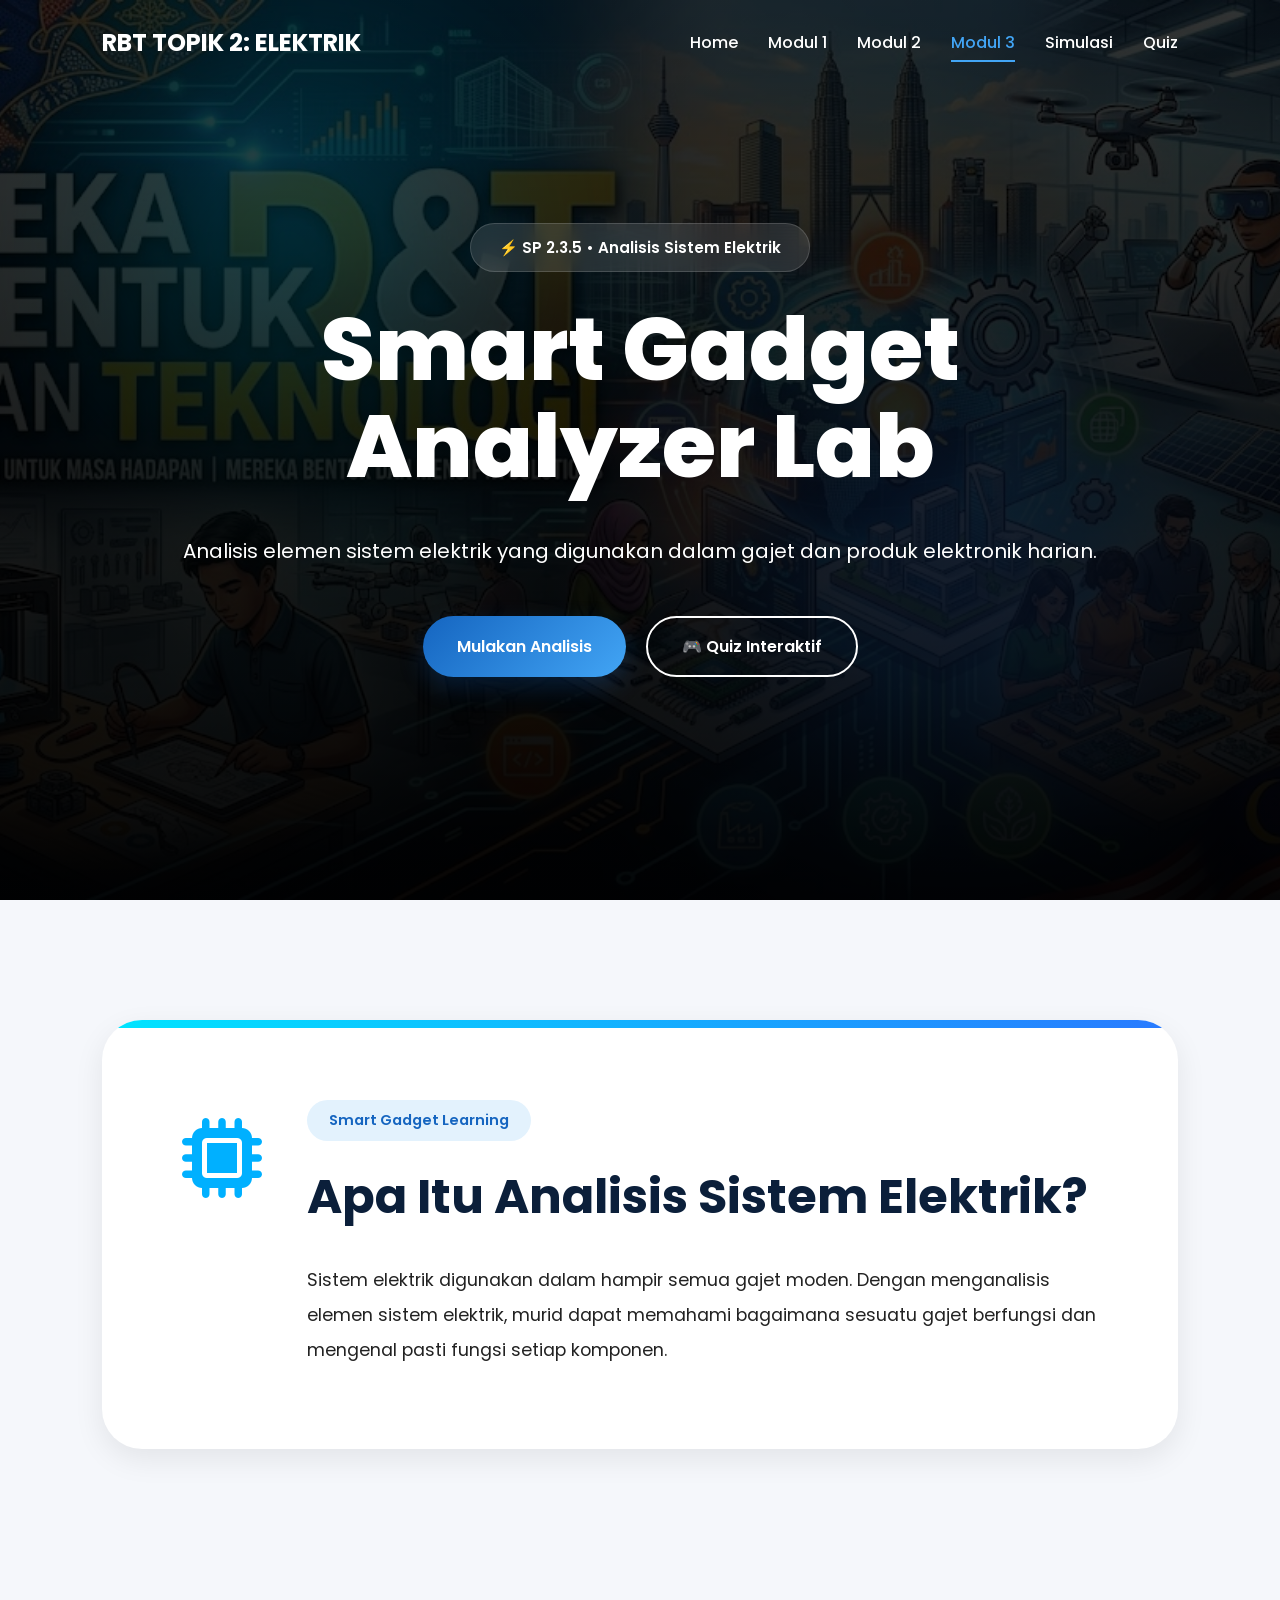
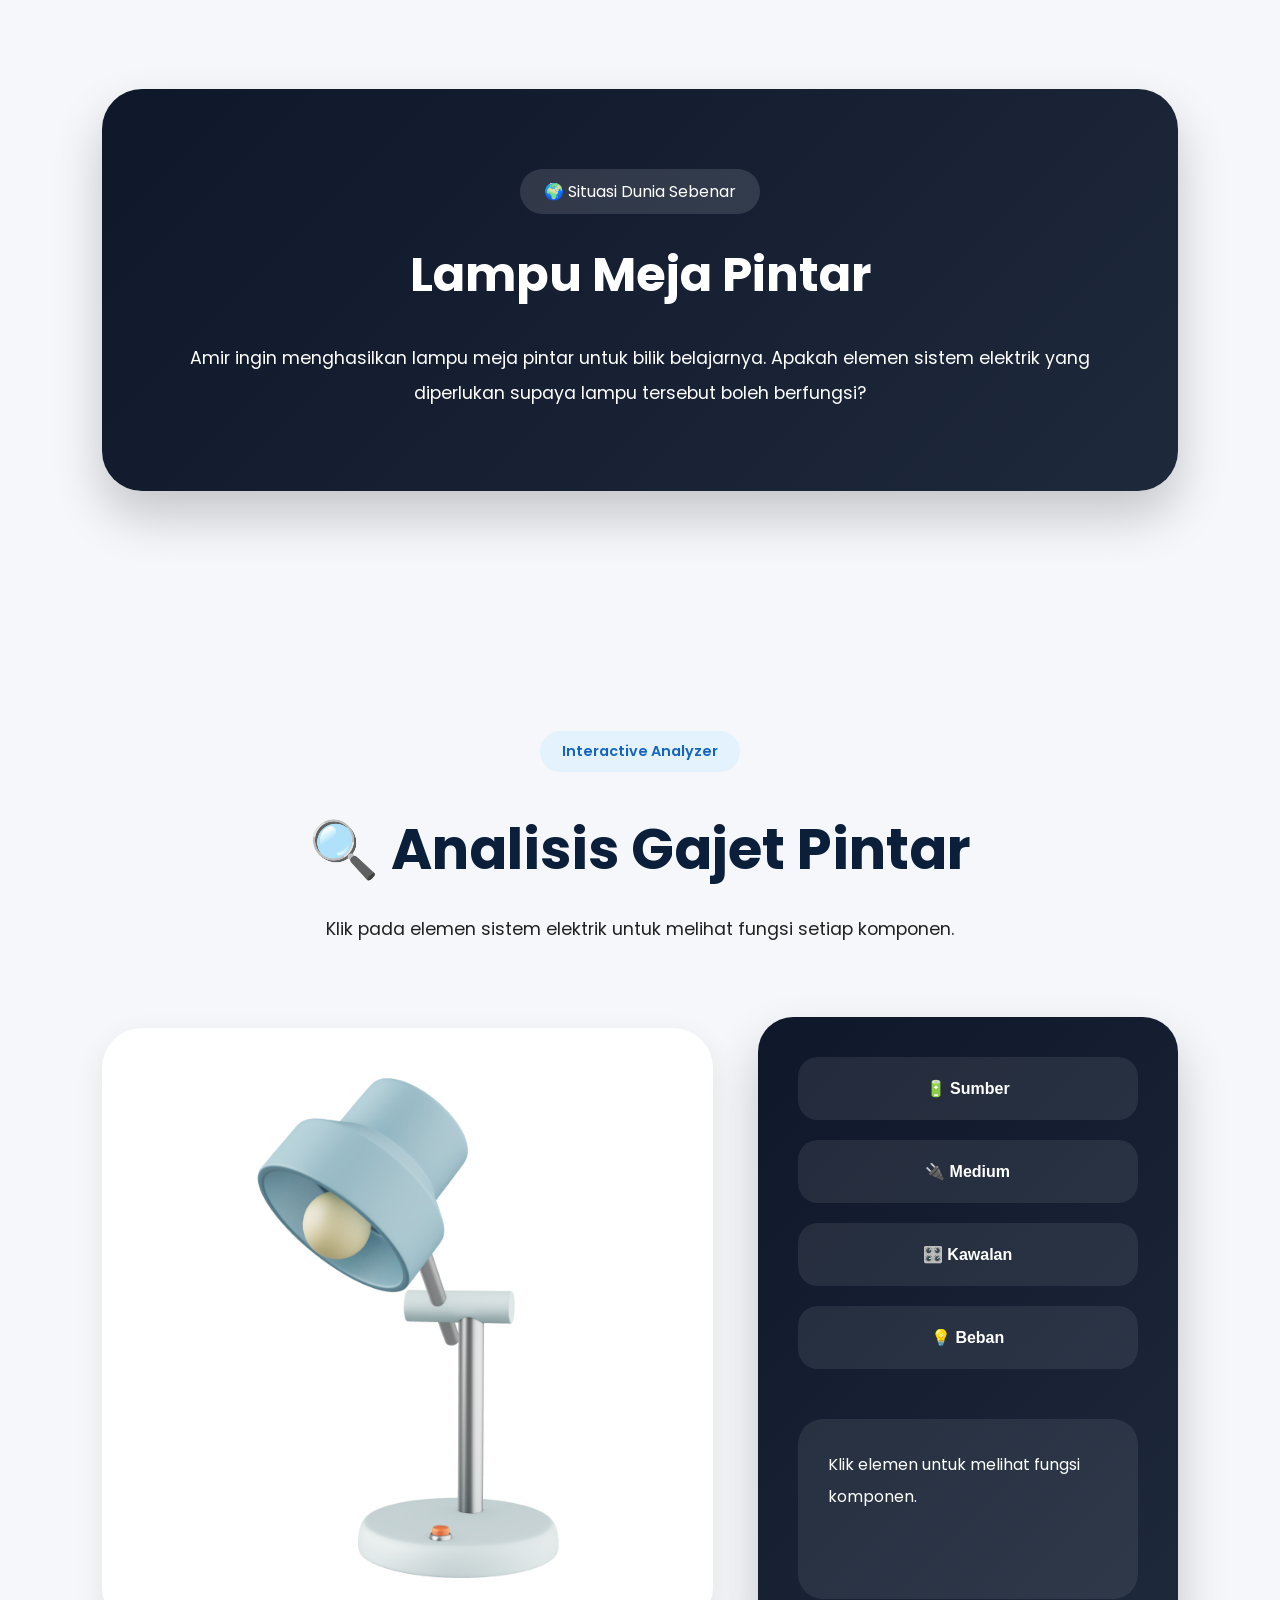
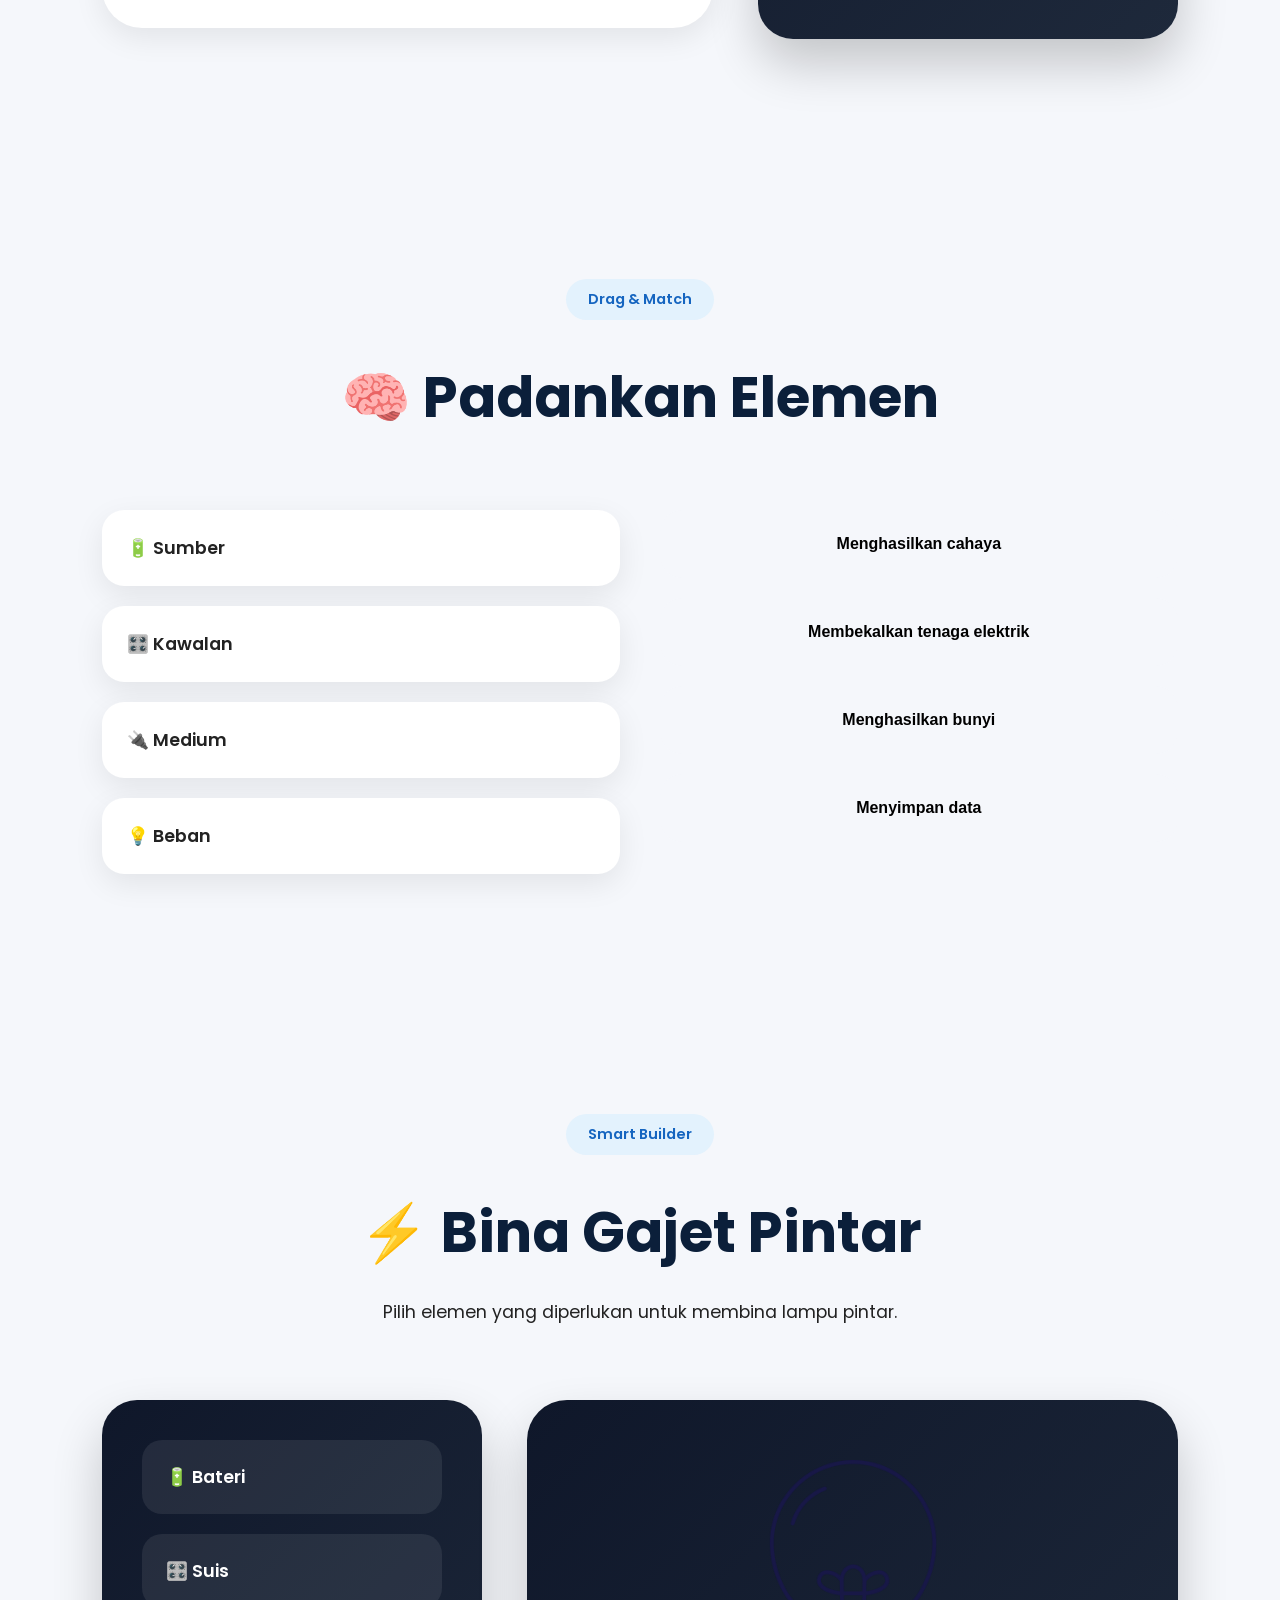
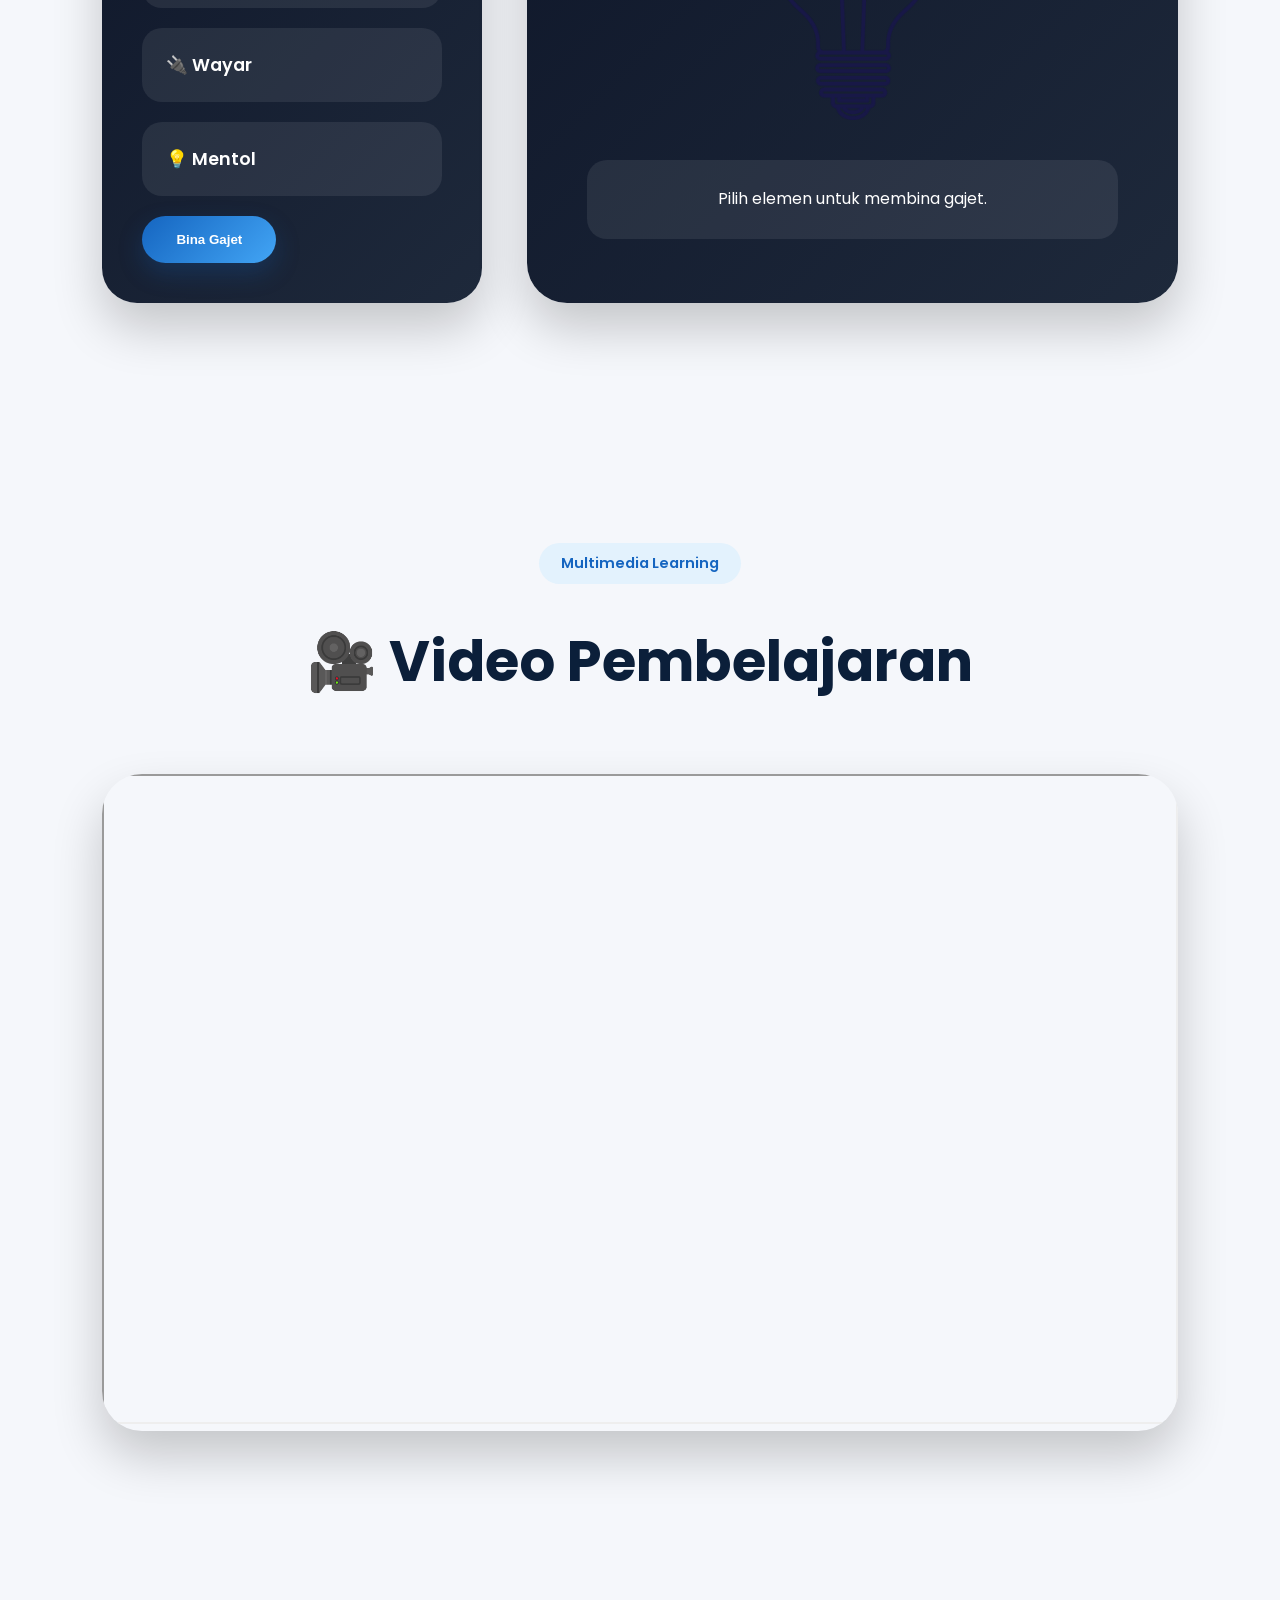
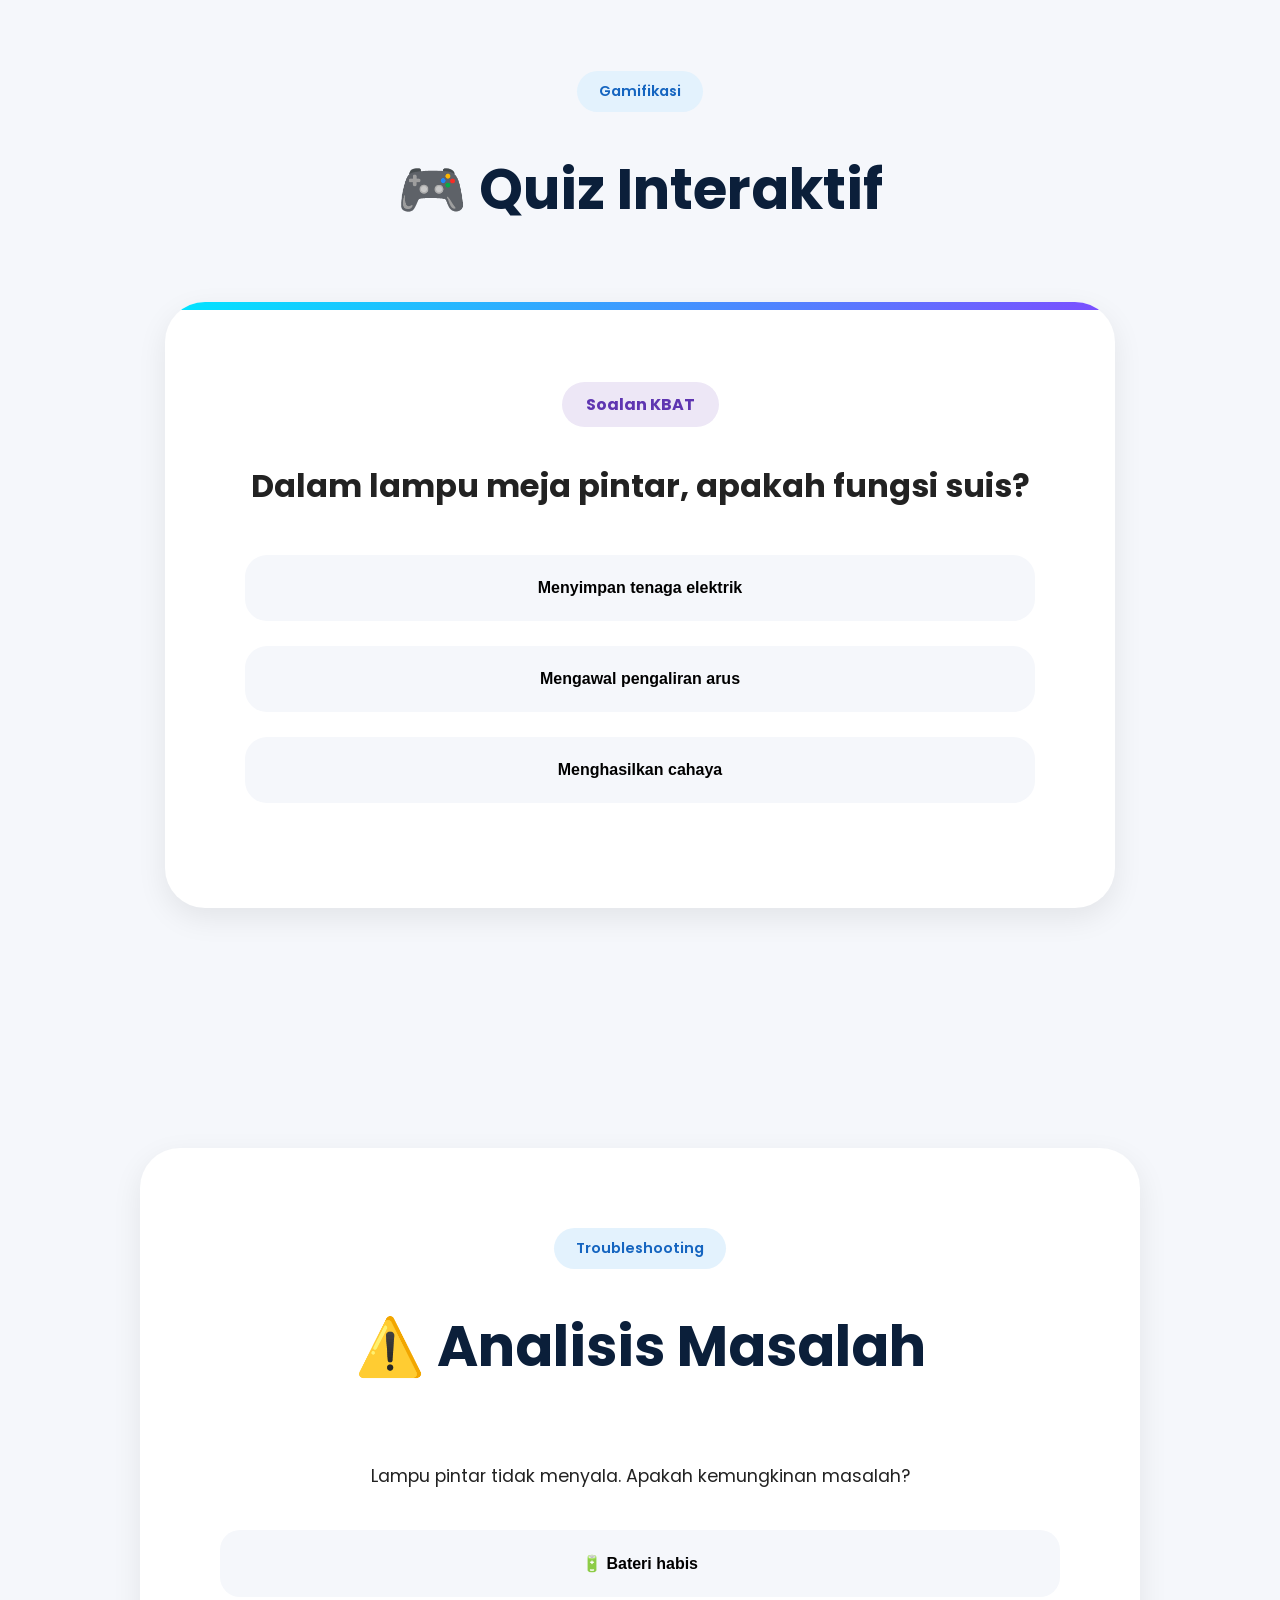
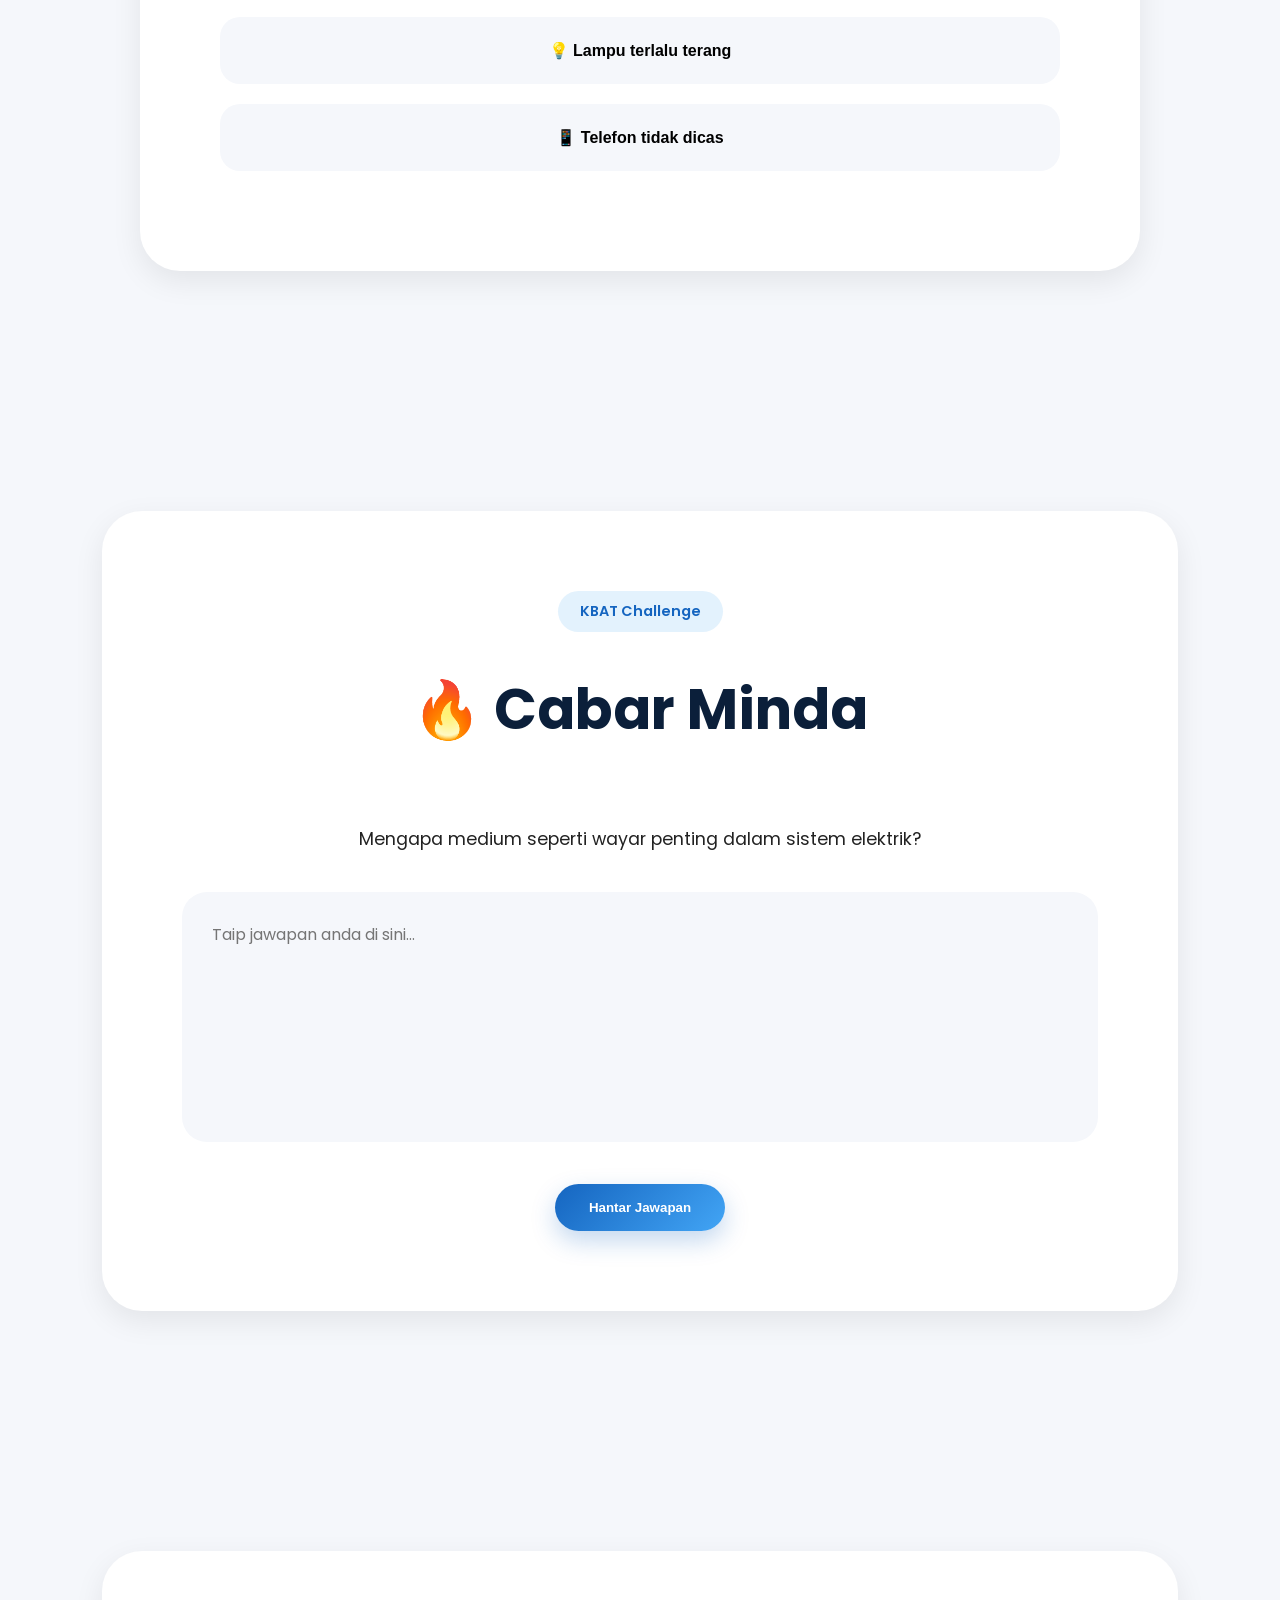
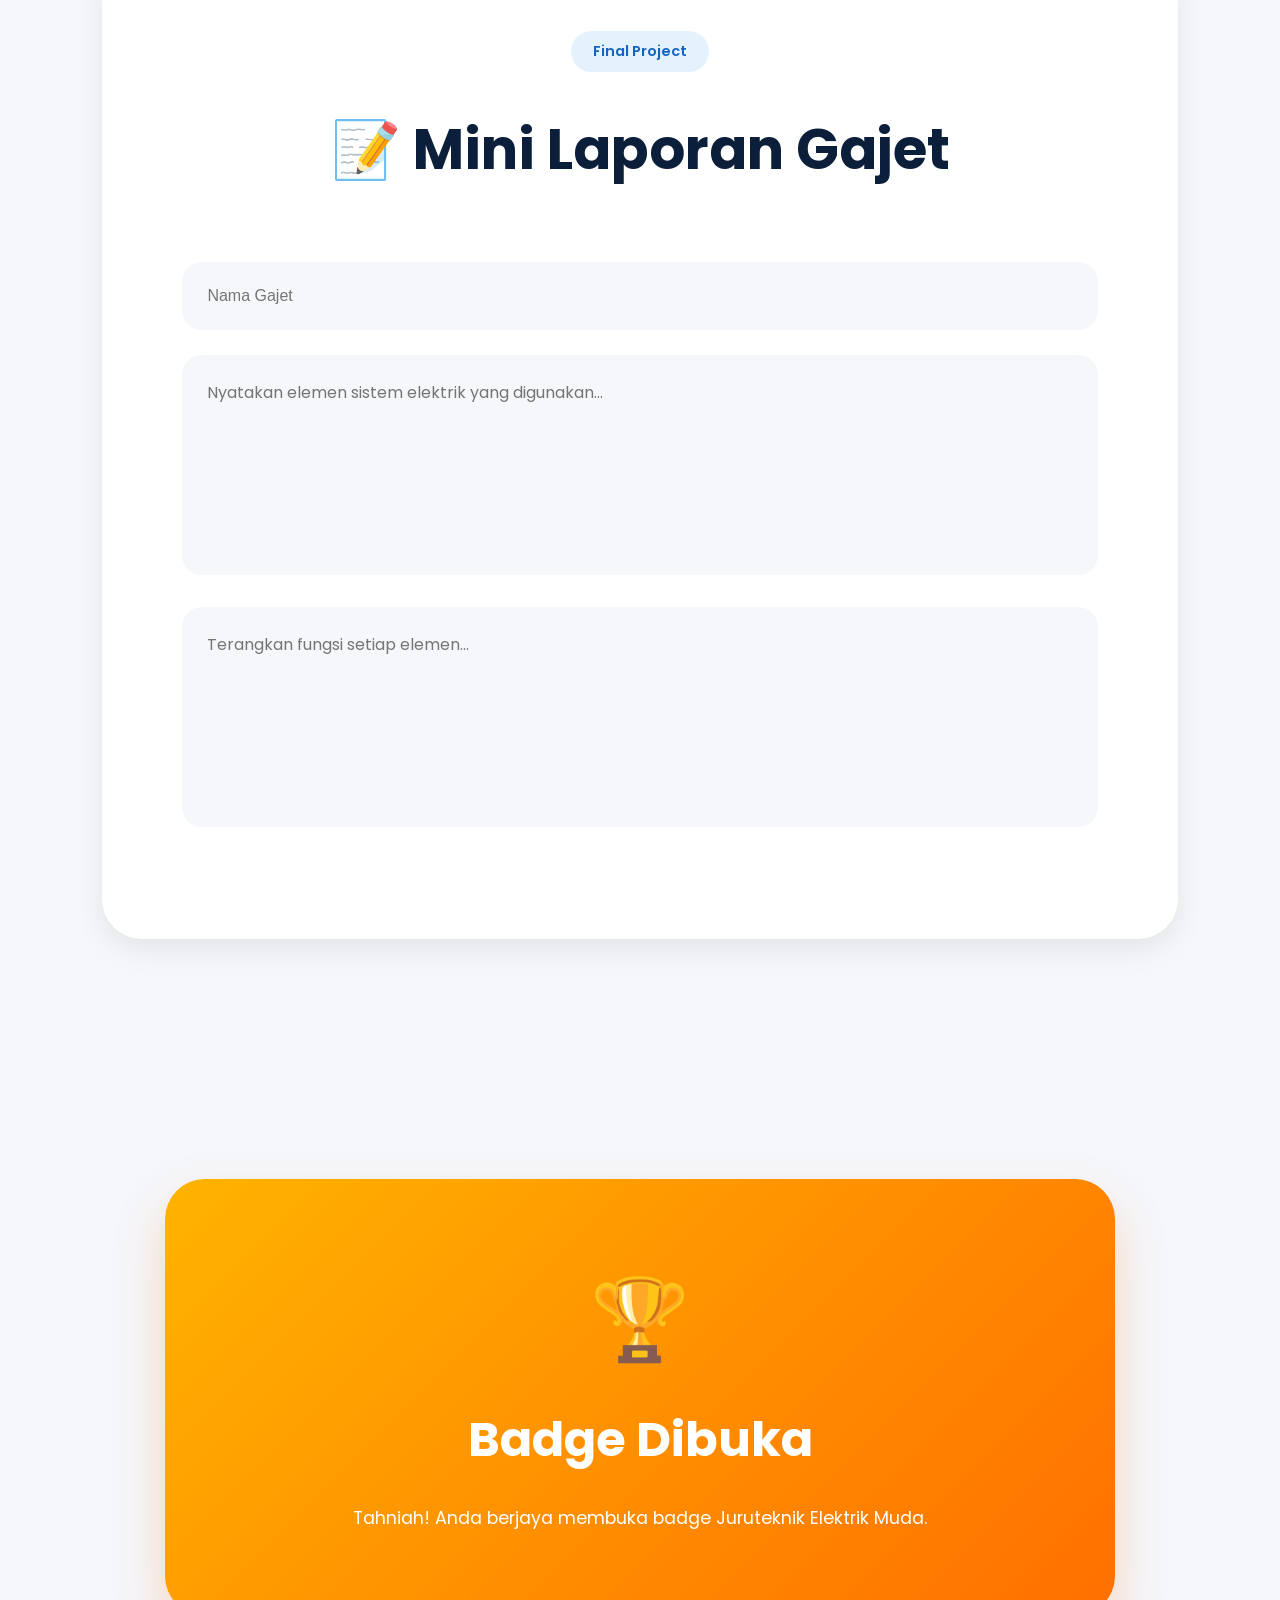
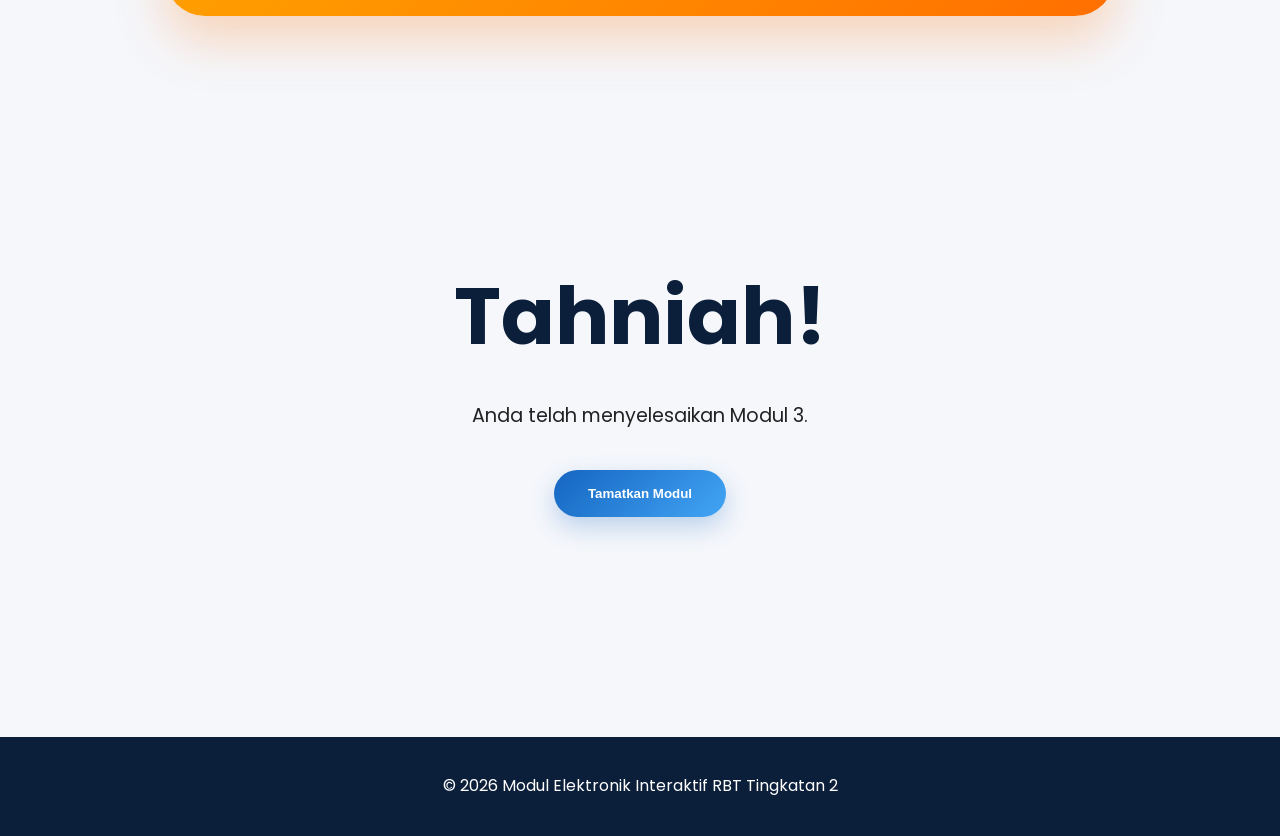
<file: modul3.html>
<!DOCTYPE html>
<html lang="ms">

<head>

  <meta charset="UTF-8">

  <meta name="viewport"
    content="width=device-width, initial-scale=1.0">

  <title>
    Modul 3 - Analisis Sistem Elektrik
  </title>

  <!-- GLOBAL CSS -->

  <link rel="stylesheet"
    href="css/style.css">

  <!-- MODULE 3 CSS -->

  <link rel="stylesheet"
    href="css/module3.css">

  <!-- FONT AWESOME -->

  <link rel="stylesheet"
    href="https://cdnjs.cloudflare.com/ajax/libs/font-awesome/6.5.1/css/all.min.css">

</head>

<body>

<!-- ===================== NAVBAR ===================== -->

<header id="navbar-container"></header>

<!-- ===================== HERO ===================== -->

<section class="module3-hero">

  <!-- GLOW -->

  <div class="hero-glow glow1"></div>
  <div class="hero-glow glow2"></div>

  <!-- OVERLAY -->

  <div class="hero-overlay"></div>

  <!-- CONTENT -->

  <div class="hero-content">

    <span class="module-tag">

      ⚡ SP 2.3.5 • Analisis Sistem Elektrik

    </span>

    <h1>

      Smart Gadget
      <br>

      Analyzer Lab

    </h1>

    <p>

      Analisis elemen sistem elektrik
      yang digunakan dalam gajet
      dan produk elektronik harian.

    </p>

    <div class="hero-buttons">

      <a href="#gadget"
        class="btn">

        Mulakan Analisis

      </a>

      <a href="#quiz"
        class="btn-outline">

        🎮 Quiz Interaktif

      </a>

    </div>

  </div>

</section>

<!-- ===================== INTRO ===================== -->

<section class="module3-intro">

  <div class="intro-card">

    <div class="intro-icon">

      <i class="fa-solid fa-microchip"></i>

    </div>

    <div class="intro-text">

      <span class="section-tag">

        Smart Gadget Learning

      </span>

      <h2>

        Apa Itu Analisis
        Sistem Elektrik?

      </h2>

      <p>

        Sistem elektrik digunakan
        dalam hampir semua gajet moden.

        Dengan menganalisis elemen
        sistem elektrik, murid dapat
        memahami bagaimana sesuatu
        gajet berfungsi dan mengenal
        pasti fungsi setiap komponen.

      </p>

    </div>

  </div>

</section>

<!-- ===================== REAL WORLD ===================== -->

<section class="realworld-section">

  <div class="scenario-card">

    <span class="scenario-tag">

      🌍 Situasi Dunia Sebenar

    </span>

    <h2>

      Lampu Meja Pintar

    </h2>

    <p>

      Amir ingin menghasilkan lampu
      meja pintar untuk bilik belajarnya.

      Apakah elemen sistem elektrik
      yang diperlukan supaya lampu
      tersebut boleh berfungsi?

    </p>

  </div>

</section>

<!-- ===================== GADGET ANALYZER ===================== -->

<section class="gadget-section"
  id="gadget">

  <div class="section-title">

    <span class="section-tag">

      Interactive Analyzer

    </span>

    <h2>

      🔍 Analisis Gajet Pintar

    </h2>

    <p class="section-subtitle">

      Klik pada elemen sistem elektrik
      untuk melihat fungsi setiap komponen.

    </p>

  </div>

  <!-- ANALYZER -->

  <div class="gadget-analyzer">

    <!-- LEFT -->

    <div class="gadget-preview">

      <img
        src="images/smart-lamp.png"
        alt="Smart Lamp">

    </div>

    <!-- RIGHT -->

    <div class="analyzer-panel">

      <button class="analyzer-btn"
        onclick="showAnalyzerInfo('source')">

        🔋 Sumber

      </button>

      <button class="analyzer-btn"
        onclick="showAnalyzerInfo('medium')">

        🔌 Medium

      </button>

      <button class="analyzer-btn"
        onclick="showAnalyzerInfo('control')">

        🎛️ Kawalan

      </button>

      <button class="analyzer-btn"
        onclick="showAnalyzerInfo('load')">

        💡 Beban

      </button>

      <!-- RESULT -->

      <div id="analyzerInfo"
        class="analyzer-info">

        Klik elemen untuk melihat
        fungsi komponen.

      </div>

    </div>

  </div>

</section>

<!-- ===================== MATCHING GAME ===================== -->

<section class="matching-section">

  <div class="section-title">

    <span class="section-tag">

      Drag & Match

    </span>

    <h2>

      🧠 Padankan Elemen

    </h2>

  </div>

  <div class="matching-grid">

    <!-- LEFT -->

    <div class="matching-column">

      <div class="match-item">

        🔋 Sumber

      </div>

      <div class="match-item">

        🎛️ Kawalan

      </div>

      <div class="match-item">

        🔌 Medium

      </div>

      <div class="match-item">

        💡 Beban

      </div>

    </div>

    <!-- RIGHT -->

    <div class="matching-column">

      <button class="match-btn"
        onclick="checkMatch(this,false)">

        Menghasilkan cahaya

      </button>

      <button class="match-btn"
        onclick="checkMatch(this,true)">

        Membekalkan tenaga elektrik

      </button>

      <button class="match-btn"
        onclick="checkMatch(this,false)">

        Menghasilkan bunyi

      </button>

      <button class="match-btn"
        onclick="checkMatch(this,false)">

        Menyimpan data

      </button>

    </div>

  </div>

</section>

<!-- ===================== SMART BUILDER ===================== -->

<section class="builder-section">

  <div class="section-title">

    <span class="section-tag">

      Smart Builder

    </span>

    <h2>

      ⚡ Bina Gajet Pintar

    </h2>

    <p class="section-subtitle">

      Pilih elemen yang diperlukan
      untuk membina lampu pintar.

    </p>

  </div>

  <div class="builder-container">

    <!-- COMPONENT -->

    <div class="builder-panel">

      <label class="builder-card">

        <input type="checkbox"
          id="m3battery">

        <div class="builder-content">

          🔋 Bateri

        </div>

      </label>

      <label class="builder-card">

        <input type="checkbox"
          id="m3switch">

        <div class="builder-content">

          🎛️ Suis

        </div>

      </label>

      <label class="builder-card">

        <input type="checkbox"
          id="m3wire">

        <div class="builder-content">

          🔌 Wayar

        </div>

      </label>

      <label class="builder-card">

        <input type="checkbox"
          id="m3bulb">

        <div class="builder-content">

          💡 Mentol

        </div>

      </label>

      <button class="btn"
        onclick="buildSmartGadget()">

        Bina Gajet

      </button>

    </div>

    <!-- RESULT -->

    <div class="builder-preview">

      <img
        id="smartLamp"
        src="images/bulb-off.png"
        alt="Lamp">

      <div id="builderStatus"
        class="builder-status">

        Pilih elemen untuk membina gajet.

      </div>

    </div>

  </div>

</section>

<!-- ===================== VIDEO ===================== -->

<section class="video-section">

  <div class="section-title">

    <span class="section-tag">

      Multimedia Learning

    </span>

    <h2>

      🎥 Video Pembelajaran

    </h2>

  </div>

  <div class="video-container">

    <iframe
      src="https://www.youtube.com/embed/98Ma-KllLZA"
      title="Video"
      allowfullscreen>
    </iframe>

  </div>

</section>

<!-- ===================== QUIZ ===================== -->

<section class="quiz-section"
  id="quiz">

  <div class="section-title">

    <span class="section-tag">

      Gamifikasi

    </span>

    <h2>

      🎮 Quiz Interaktif

    </h2>

  </div>

  <div class="quiz-card">

    <div class="quiz-badge">

      Soalan KBAT

    </div>

    <h3>

      Dalam lampu meja pintar,
      apakah fungsi suis?

    </h3>

    <button class="quiz-btn"
      onclick="checkModule3Quiz(this,false)">

      Menyimpan tenaga elektrik

    </button>

    <button class="quiz-btn"
      onclick="checkModule3Quiz(this,true)">

      Mengawal pengaliran arus

    </button>

    <button class="quiz-btn"
      onclick="checkModule3Quiz(this,false)">

      Menghasilkan cahaya

    </button>

  </div>

</section>

<!-- ===================== TROUBLESHOOTING ===================== -->

<section class="troubleshoot-section">

  <div class="trouble-card">

    <div class="section-title">

      <span class="section-tag">

        Troubleshooting

      </span>

      <h2>

        ⚠️ Analisis Masalah

      </h2>

    </div>

    <p>

      Lampu pintar tidak menyala.
      Apakah kemungkinan masalah?

    </p>

    <button class="trouble-btn"
      onclick="checkTrouble(this,true)">

      🔋 Bateri habis

    </button>

    <button class="trouble-btn"
      onclick="checkTrouble(this,false)">

      💡 Lampu terlalu terang

    </button>

    <button class="trouble-btn"
      onclick="checkTrouble(this,false)">

      📱 Telefon tidak dicas

    </button>

  </div>

</section>

<!-- ===================== KBAT ===================== -->

<section class="challenge-section">

  <div class="challenge-card">

    <div class="section-title">

      <span class="section-tag">

        KBAT Challenge

      </span>

      <h2>

        🔥 Cabar Minda

      </h2>

    </div>

    <p>

      Mengapa medium seperti wayar
      penting dalam sistem elektrik?

    </p>

    <textarea
      id="module3Answer"
      placeholder="Taip jawapan anda di sini..."></textarea>

    <button class="btn"
      onclick="submitModule3Challenge()">

      Hantar Jawapan

    </button>

    <div id="module3Feedback"
      class="feedback-box">
    </div>

  </div>

</section>

<!-- ===================== MINI REPORT ===================== -->

<section class="report-section">

  <div class="report-card">

    <div class="section-title">

      <span class="section-tag">

        Final Project

      </span>

      <h2>

        📝 Mini Laporan Gajet

      </h2>

    </div>

    <input type="text"
      placeholder="Nama Gajet">

    <textarea
      placeholder="Nyatakan elemen sistem elektrik yang digunakan..."></textarea>

    <textarea
      placeholder="Terangkan fungsi setiap elemen..."></textarea>

  </div>

</section>

<!-- ===================== BADGE ===================== -->

<section class="badge-section">

  <div class="badge-card">

    <div class="badge-icon">

      🏆

    </div>

    <h2>

      Badge Dibuka

    </h2>

    <p>

      Tahniah! Anda berjaya membuka
      badge Juruteknik Elektrik Muda.

    </p>

  </div>

</section>

<!-- ===================== COMPLETE ===================== -->

<section class="module-complete">

  <h2>

    Tahniah!

  </h2>

  <p>

    Anda telah menyelesaikan Modul 3.

  </p>

  <button class="btn"
    onclick="completeModule3()">

    Tamatkan Modul

  </button>

</section>

<!-- ===================== FOOTER ===================== -->

<footer>

  <p>

    © 2026 Modul Elektronik Interaktif
    RBT Tingkatan 2

  </p>

</footer>

<script src="js/script.js"></script>

</body>
</html>
</file>
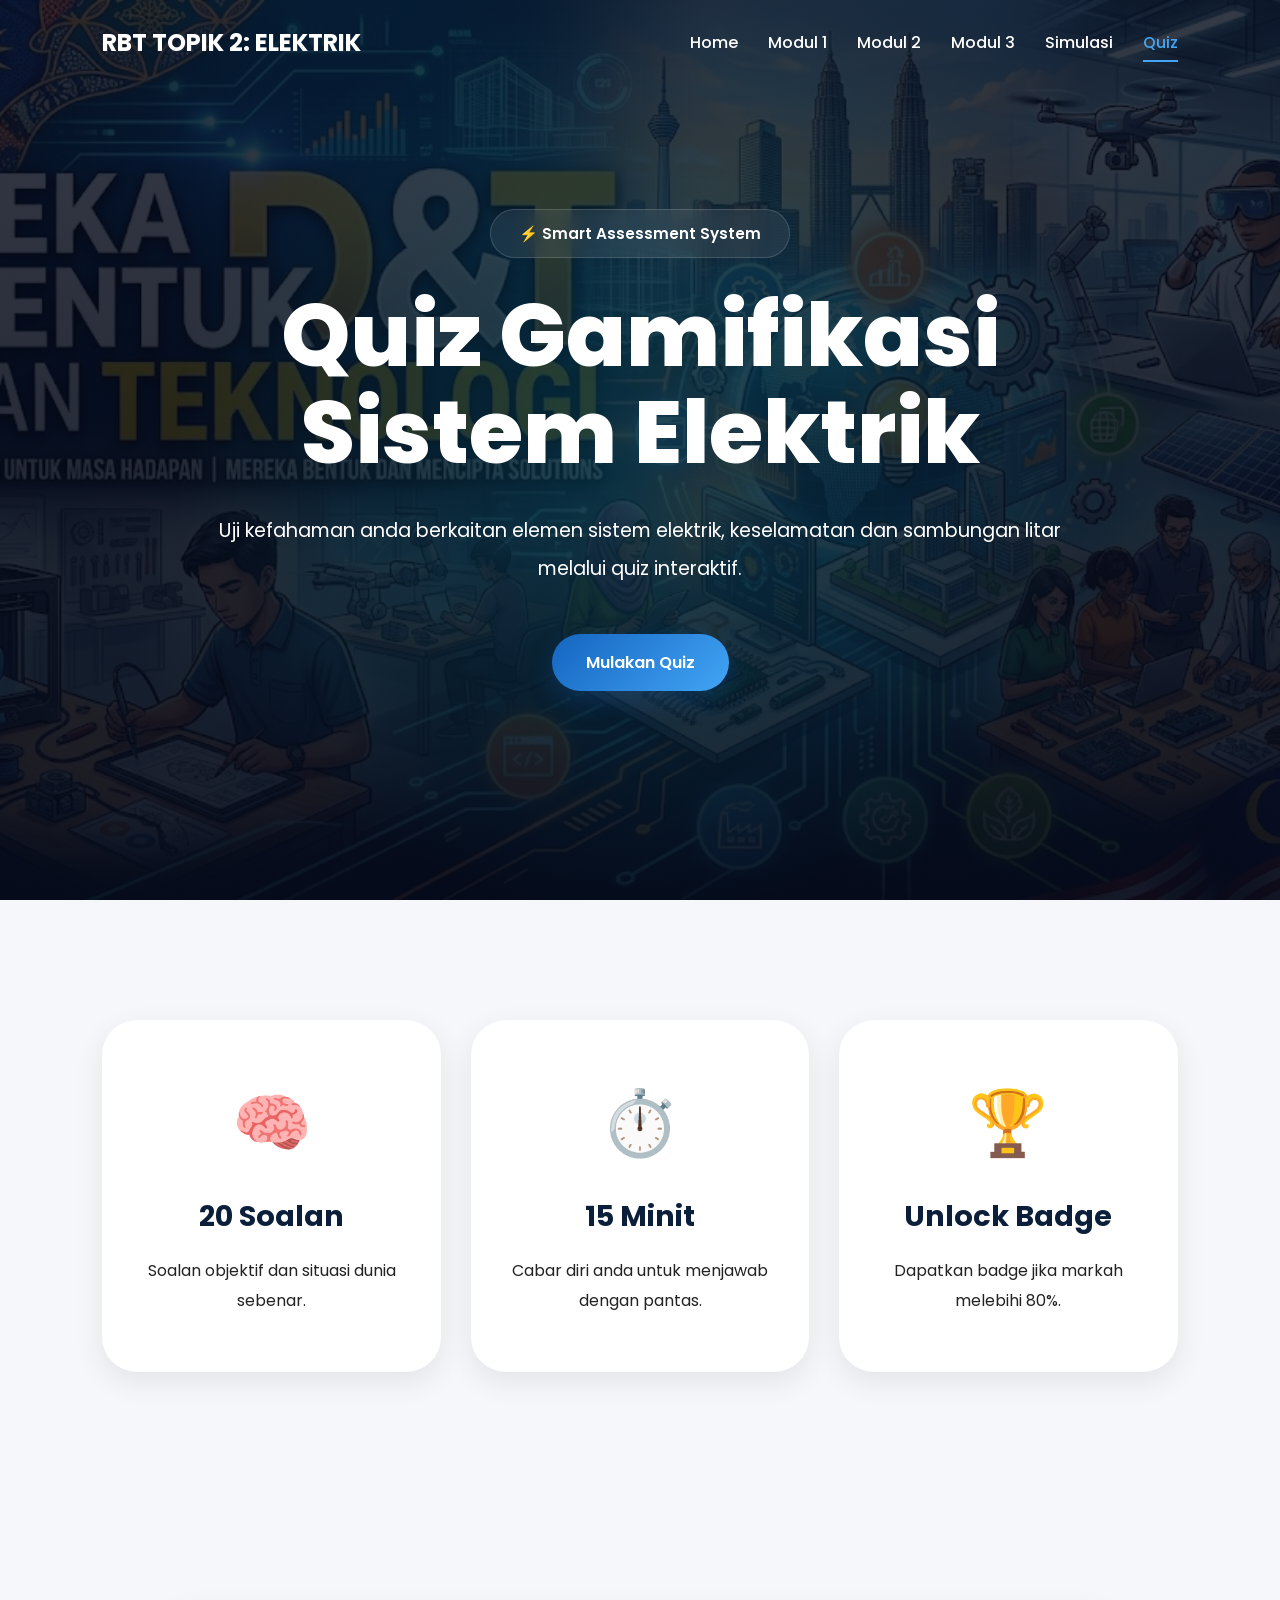
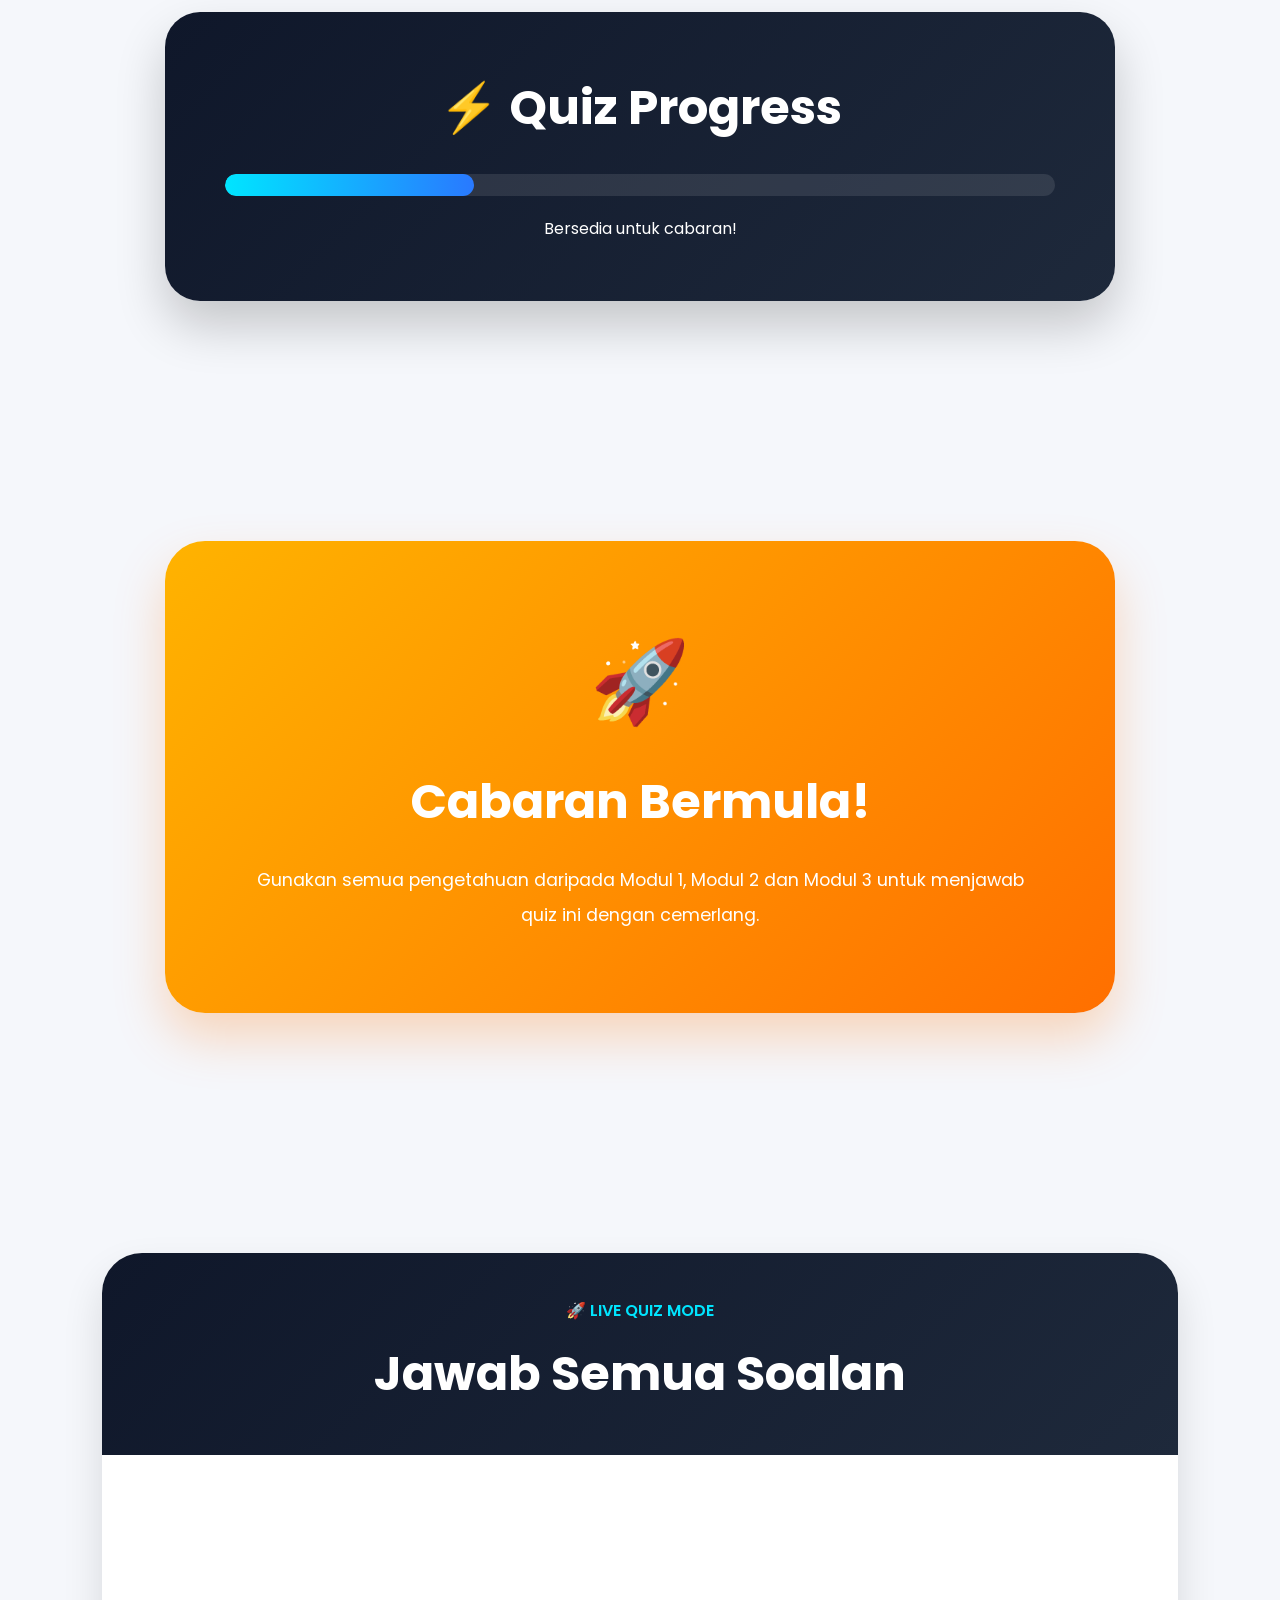
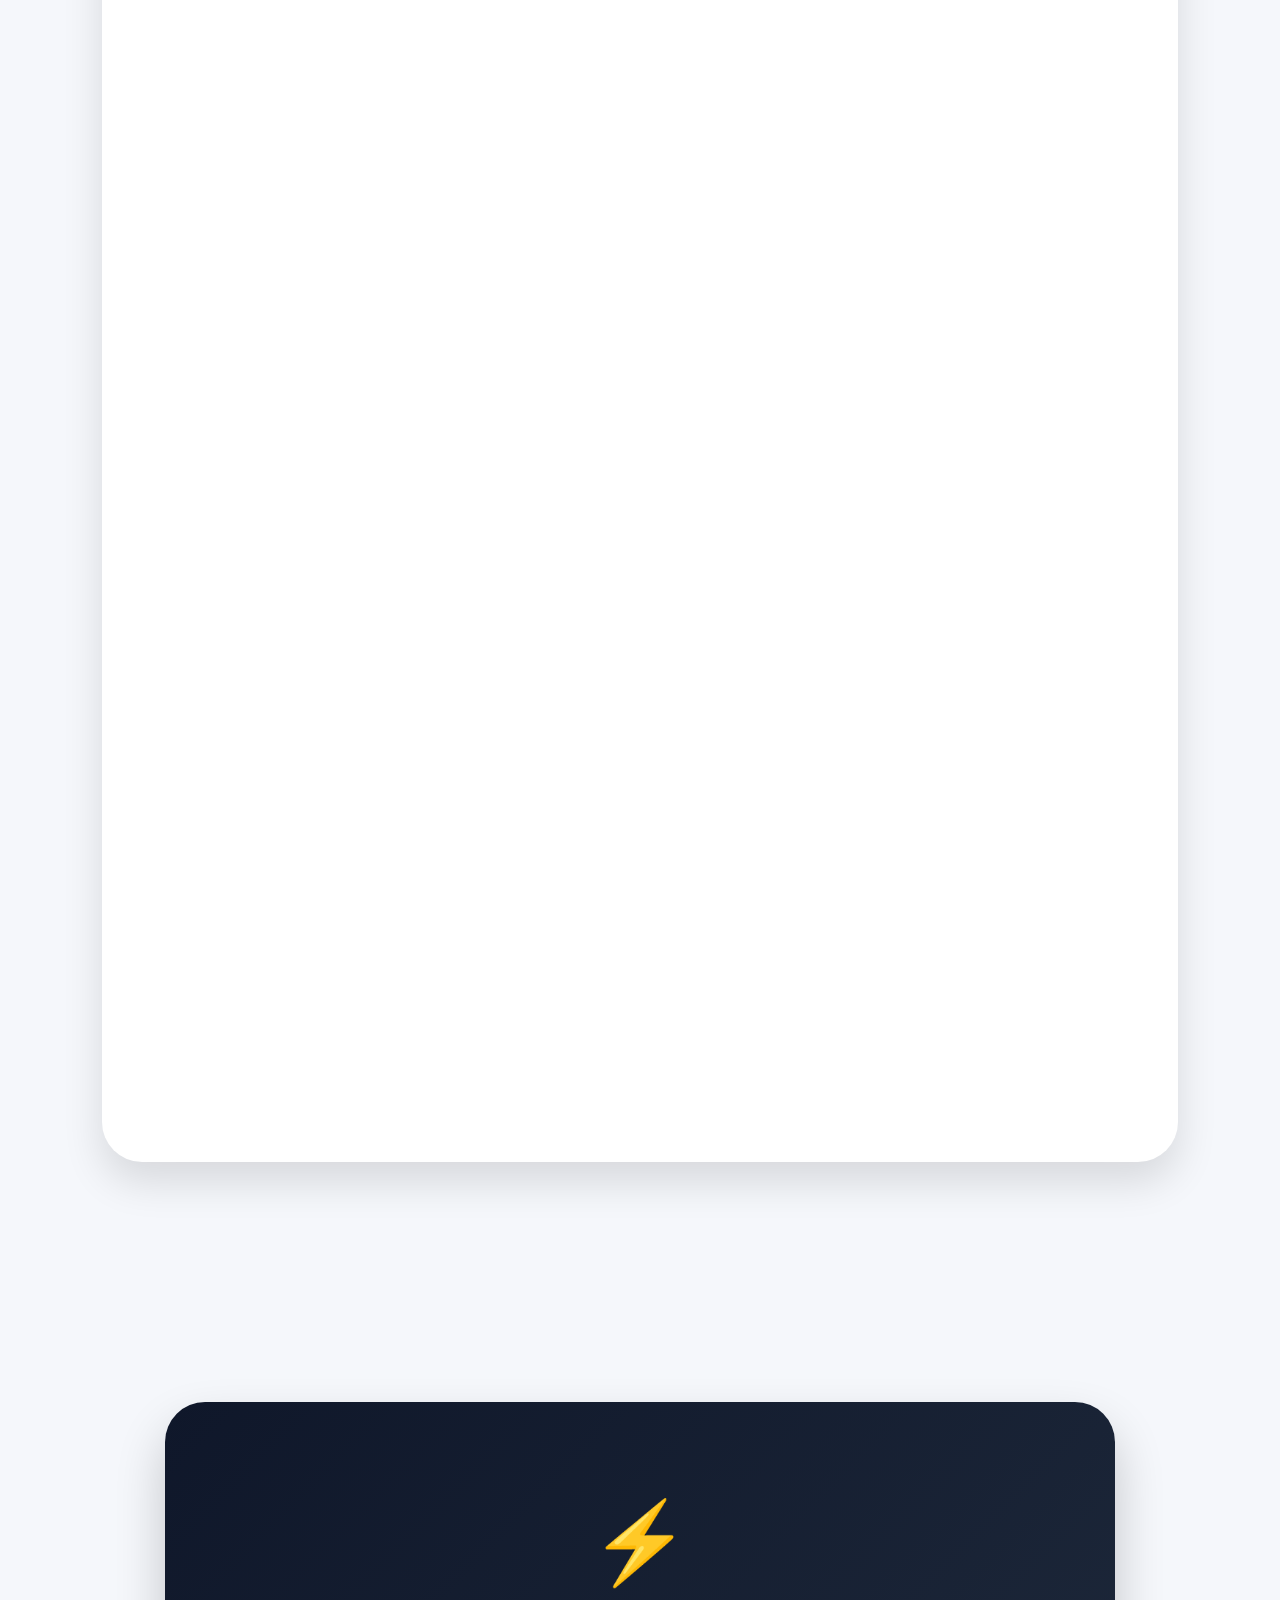
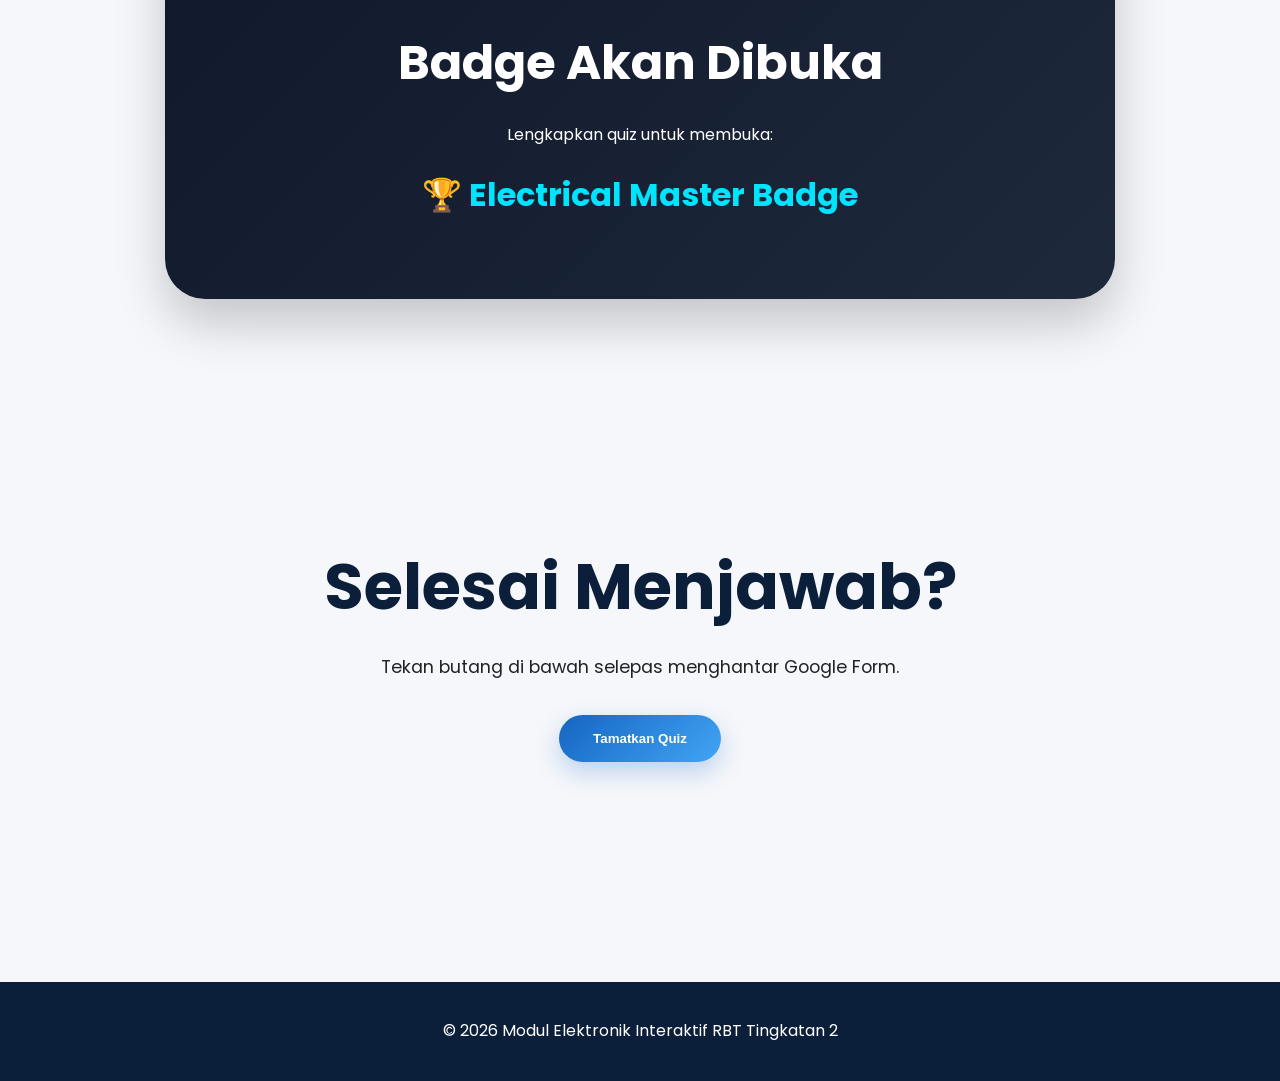
<file: quiz.html>
<!DOCTYPE html>
<html lang="ms">

<head>

  <meta charset="UTF-8">

  <meta name="viewport"
    content="width=device-width, initial-scale=1.0">

  <title>
    Quiz Gamifikasi Sistem Elektrik
  </title>

  <!-- GLOBAL CSS -->

  <link rel="stylesheet"
    href="css/style.css">

  <!-- QUIZ CSS -->

  <link rel="stylesheet"
    href="css/quiz.css">

</head>

<body>

<!-- ================================================= -->
<!-- NAVBAR -->
<!-- ================================================= -->

<header id="navbar-container"></header>

<!-- ================================================= -->
<!-- HERO -->
<!-- ================================================= -->

<section class="quiz-hero">

  <div class="hero-overlay"></div>

  <div class="quiz-hero-content">

    <span class="quiz-tag">

      ⚡ Smart Assessment System

    </span>

    <h1>

      Quiz Gamifikasi
      <br>

      Sistem Elektrik

    </h1>

    <p>

      Uji kefahaman anda berkaitan
      elemen sistem elektrik,
      keselamatan dan sambungan litar
      melalui quiz interaktif.

    </p>

    <a href="#quiz-section"
      class="btn">

      Mulakan Quiz

    </a>

  </div>

</section>

<!-- ================================================= -->
<!-- QUIZ INFO -->
<!-- ================================================= -->

<section class="quiz-info">

  <!-- CARD -->

  <div class="info-card">

    <div class="info-icon">

      🧠

    </div>

    <h3>

      20 Soalan

    </h3>

    <p>

      Soalan objektif dan
      situasi dunia sebenar.

    </p>

  </div>

  <!-- CARD -->

  <div class="info-card">

    <div class="info-icon">

      ⏱️

    </div>

    <h3>

      15 Minit

    </h3>

    <p>

      Cabar diri anda untuk
      menjawab dengan pantas.

    </p>

  </div>

  <!-- CARD -->

  <div class="info-card">

    <div class="info-icon">

      🏆

    </div>

    <h3>

      Unlock Badge

    </h3>

    <p>

      Dapatkan badge jika
      markah melebihi 80%.

    </p>

  </div>

</section>

<!-- ================================================= -->
<!-- QUIZ PROGRESS -->
<!-- ================================================= -->

<section class="quiz-progress">

  <div class="progress-card">

    <h2>

      ⚡ Quiz Progress

    </h2>

    <div class="progress-bar">

      <div class="progress-fill"
        id="quizProgressFill">

      </div>

    </div>

    <p id="quizProgressText">

      Bersedia untuk cabaran!

    </p>

  </div>

</section>

<!-- ================================================= -->
<!-- MOTIVATION -->
<!-- ================================================= -->

<section class="motivation-section">

  <div class="motivation-card">

    <div class="motivation-icon">

      🚀

    </div>

    <h2>

      Cabaran Bermula!

    </h2>

    <p>

      Gunakan semua pengetahuan
      daripada Modul 1, Modul 2
      dan Modul 3 untuk menjawab
      quiz ini dengan cemerlang.

    </p>

  </div>

</section>

<!-- ================================================= -->
<!-- QUIZ SECTION -->
<!-- ================================================= -->

<section class="quiz-section"
  id="quiz-section">

  <div class="quiz-container">

    <!-- HEADER -->

    <div class="quiz-header">

      <span>

        🚀 LIVE QUIZ MODE

      </span>

      <h2>

        Jawab Semua Soalan

      </h2>

    </div>

    <!-- GOOGLE FORM -->

    <iframe
      src="https://forms.gle/LxTjXHfVwdxnNsmB6"
      loading="lazy">

    </iframe>

  </div>

</section>

<!-- ================================================= -->
<!-- ACHIEVEMENT -->
<!-- ================================================= -->

<section class="achievement-section">

  <div class="achievement-card">

    <div class="achievement-icon">

      ⚡

    </div>

    <h2>

      Badge Akan Dibuka

    </h2>

    <p>

      Lengkapkan quiz untuk membuka:

    </p>

    <h3>

      🏆 Electrical Master Badge

    </h3>

  </div>

</section>

<!-- ================================================= -->
<!-- COMPLETE -->
<!-- ================================================= -->

<section class="quiz-complete">

  <h2>

    Selesai Menjawab?

  </h2>

  <p>

    Tekan butang di bawah selepas
    menghantar Google Form.

  </p>

  <button class="btn"
    onclick="completeQuiz()">

    Tamatkan Quiz

  </button>

</section>

<!-- ================================================= -->
<!-- FOOTER -->
<!-- ================================================= -->

<footer>

  <p>

    © 2026 Modul Elektronik Interaktif
    RBT Tingkatan 2

  </p>

</footer>

<!-- ================================================= -->
<!-- JAVASCRIPT -->
<!-- ================================================= -->

<script src="js/script.js"></script>

<script>

/* ================================================= */
/* COMPLETE QUIZ */
/* ================================================= */

function completeQuiz(){

  sessionStorage.setItem(
    "quizCompleted",
    "true"
  );

  alert(
    "🏆 Tahniah! Quiz berjaya dihantar."
  );

  window.location.href =
  "index.html";

}

/* ================================================= */
/* FAKE PROGRESS BAR */
/* ================================================= */

let width = 0;

const interval = setInterval(() => {

  if(width >= 100){

    clearInterval(interval);

  }

  else{

    width += 5;

    document.getElementById(
      "quizProgressFill"
    ).style.width =
    width + "%";

  }

}, 300);

</script>

</body>
</html>
</file>
<file: css/style.css>
/* ================================================= */
/* GOOGLE FONT */
/* ================================================= */

@import url('https://fonts.googleapis.com/css2?family=Poppins:wght@300;400;500;600;700;800&display=swap');

/* ================================================= */
/* ROOT VARIABLES */
/* ================================================= */

:root{

  --primary:#1565c0;
  --secondary:#42a5f5;
  --dark:#0b1f3a;
  --light:#f5f7fb;
  --white:#ffffff;
  --success:#00c853;
  --danger:#ff5252;

  --shadow:
  0 10px 30px rgba(0,0,0,0.08);

  --shadow-hover:
  0 20px 40px rgba(0,0,0,0.12);

}

/* ================================================= */
/* RESET */
/* ================================================= */

*{

  margin:0;
  padding:0;

  box-sizing:border-box;

  scroll-behavior:smooth;
}

/* ================================================= */
/* BODY */
/* ================================================= */

body{

  font-family:'Poppins',sans-serif;

  background:var(--light);

  color:#222;

  overflow-x:hidden;
}

/* ================================================= */
/* GLOBAL ELEMENTS */
/* ================================================= */

img{

  max-width:100%;

  display:block;
}

a{

  text-decoration:none;
}

ul{

  list-style:none;
}

section{

  position:relative;
}

/* ================================================= */
/* CONTAINER */
/* ================================================= */

.container{

  width:100%;

  max-width:1300px;

  margin:auto;
}

/* ================================================= */
/* BUTTON */
/* ================================================= */

.btn{

  display:inline-flex;

  justify-content:center;
  align-items:center;

  padding:16px 34px;

  border:none;

  border-radius:50px;

  background:
  linear-gradient(
  135deg,
  var(--primary),
  var(--secondary)
  );

  color:white;

  font-weight:600;

  cursor:pointer;

  transition:0.3s ease;

  box-shadow:
  0 10px 25px rgba(21,101,192,0.25);
}

.btn:hover{

  transform:
  translateY(-3px);

  box-shadow:
  0 15px 35px rgba(21,101,192,0.35);
}

/* ================================================= */
/* OUTLINE BUTTON */
/* ================================================= */

.btn-outline{

  display:inline-flex;

  justify-content:center;
  align-items:center;

  padding:16px 34px;

  border-radius:50px;

  border:2px solid white;

  color:white;

  font-weight:600;

  transition:0.3s ease;
}

.btn-outline:hover{

  background:white;

  color:var(--primary);
}

/* ================================================= */
/* SECTION TAG */
/* ================================================= */

.section-tag{

  display:inline-block;

  padding:10px 22px;

  border-radius:50px;

  background:#e3f2fd;

  color:var(--primary);

  font-size:0.9rem;

  font-weight:600;

  margin-bottom:20px;
}

/* ================================================= */
/* GLOBAL CARD */
/* ================================================= */

.cards{

  display:grid;

  grid-template-columns:
  repeat(auto-fit,minmax(280px,1fr));

  gap:30px;
}

.card{

  background:white;

  padding:40px 30px;

  border-radius:30px;

  text-align:center;

  box-shadow:var(--shadow);

  transition:0.3s ease;
}

.card:hover{

  transform:
  translateY(-10px);

  box-shadow:var(--shadow-hover);
}

.card-icon{

  font-size:3rem;

  margin-bottom:25px;
}

.card h3{

  font-size:1.5rem;

  margin-bottom:20px;

  color:var(--primary);
}

.card p{

  line-height:1.8;

  font-size:1rem;
}

/* ================================================= */
/* NAVBAR */
/* ================================================= */

#navbar{

  position:fixed;

  top:0;
  left:0;

  width:100%;

  z-index:9999;

  display:flex;

  justify-content:space-between;
  align-items:center;

  padding:25px 8%;

  transition:0.4s ease;

  background:transparent;
}

/* ================================================= */
/* NAVBAR SCROLL */
/* ================================================= */

#navbar.scrolled{

  background:white;

  box-shadow:
  0 10px 30px rgba(0,0,0,0.08);

  padding:18px 8%;
}

/* ================================================= */
/* LOGO */
/* ================================================= */

.logo{

  font-size:1.5rem;

  font-weight:700;

  color:white;

  transition:0.3s ease;
}

#navbar.scrolled .logo{

  color:var(--dark);
}

/* ================================================= */
/* NAV LINKS */
/* ================================================= */

.nav-links{

  display:flex;

  align-items:center;

  gap:30px;
}

.nav-links a{

  color:white;

  font-weight:500;

  position:relative;

  transition:0.3s ease;
}

#navbar.scrolled .nav-links a{

  color:var(--dark);
}

/* ================================================= */
/* ACTIVE LINK */
/* ================================================= */

.nav-links a.active{

  color:var(--secondary);
}

/* ================================================= */
/* UNDERLINE EFFECT */
/* ================================================= */

.nav-links a::after{

  content:"";

  position:absolute;

  left:0;
  bottom:-8px;

  width:0%;

  height:2px;

  background:var(--secondary);

  transition:0.3s ease;
}

.nav-links a:hover::after,
.nav-links a.active::after{

  width:100%;
}

/* ================================================= */
/* HAMBURGER */
/* ================================================= */

.hamburger{

  display:none;

  flex-direction:column;

  cursor:pointer;

  gap:6px;
}

.hamburger span{

  width:28px;

  height:3px;

  background:white;

  border-radius:10px;

  transition:0.3s ease;
}

#navbar.scrolled .hamburger span{

  background:var(--dark);
}

/* ================================================= */
/* FOOTER */
/* ================================================= */

footer{

  background:var(--dark);

  color:white;

  text-align:center;

  padding:35px 20px;

  margin-top:100px;
}

footer p{

  line-height:1.8;
}

/* ================================================= */
/* GLOBAL TEXTAREA */
/* ================================================= */

textarea{

  font-family:'Poppins',sans-serif;
}

/* ================================================= */
/* GLOBAL IMAGE FIX */
/* ================================================= */

img{

  max-width:100%;

  height:auto;
}

/* ================================================= */
/* GLOBAL ANIMATION */
/* ================================================= */

@keyframes fadeIn{

  from{

    opacity:0;

    transform:
    translateY(30px);
  }

  to{

    opacity:1;

    transform:
    translateY(0);
  }

}

/* ================================================= */
/* MOBILE */
/* ================================================= */

@media(max-width:992px){

  .cards{

    grid-template-columns:
    repeat(auto-fit,minmax(240px,1fr));
  }

}

/* ================================================= */
/* MOBILE NAVBAR */
/* ================================================= */

@media(max-width:768px){

  #navbar{

    padding:20px 6%;
  }

  #navbar.scrolled{

    padding:16px 6%;
  }

  .hamburger{

    display:flex;
  }

  .nav-links{

    position:absolute;

    top:100%;

    right:0;

    width:100%;

    background:white;

    flex-direction:column;

    align-items:center;

    gap:25px;

    padding:40px 0;

    display:none;

    box-shadow:
    0 10px 30px rgba(0,0,0,0.08);
  }

  .nav-links.active{

    display:flex;
  }

  .nav-links a{

    color:var(--dark) !important;
  }

  .logo{

    font-size:1.2rem;
  }

  .btn,
  .btn-outline{

    width:100%;

    justify-content:center;
  }

}

/* ================================================= */
/* SMALL MOBILE */
/* ================================================= */

@media(max-width:480px){

  .btn,
  .btn-outline{

    padding:14px 24px;

    font-size:0.95rem;
  }

  .card{

    padding:30px 20px;
  }

}
</file>
<file: css/module1.css>
/* ================================================= */
/* MODULE 1 HERO */
/* ================================================= */

.module-hero{

  position:relative;

  height:75vh;

  display:flex;

  justify-content:center;
  align-items:center;

  text-align:center;

  overflow:hidden;

  background:
  linear-gradient(
  rgba(0,0,0,0.65),
  rgba(0,0,0,0.70)
  ),
  url('../images/slide1.jpg');

  background-size:cover;
  background-position:center;
}

.module-overlay{

  position:absolute;

  width:100%;
  height:100%;

  background:
  linear-gradient(
  to bottom,
  rgba(0,0,0,0.2),
  rgba(0,0,0,0.7)
  );
}

.module-content{

  position:relative;

  z-index:2;

  max-width:950px;

  padding:20px;

  color:white;

  animation:fadeIn 1s ease;
}

.module-tag{

  display:inline-block;

  padding:12px 28px;

  border-radius:50px;

  background:
  rgba(255,255,255,0.15);

  backdrop-filter:blur(10px);

  margin-bottom:25px;

  font-size:0.95rem;

  font-weight:600;
}

.module-content h1{

  font-size:5rem;

  line-height:1.2;

  margin-bottom:30px;

  font-weight:800;
}

.module-content p{

  font-size:1.3rem;

  line-height:1.9;

  margin-bottom:40px;
}

/* ================================================= */
/* STORY SECTION */
/* ================================================= */

.story-section{

  padding:120px 8%;
}

.story-card{

  background:white;

  border-radius:40px;

  padding:70px;

  display:flex;

  align-items:flex-start;

  gap:45px;

  box-shadow:var(--shadow);
}

.story-icon{

  font-size:5rem;
}

.story-text h2{

  font-size:3rem;

  margin-bottom:25px;

  color:var(--dark);
}

.story-text p{

  font-size:1.1rem;

  line-height:2;
}

/* ================================================= */
/* NOTE SECTION */
/* ================================================= */

.note-section{

  padding:0 8% 120px;
}

.note-card{

  background:
  linear-gradient(
  135deg,
  var(--primary),
  var(--secondary)
  );

  color:white;

  padding:70px;

  border-radius:40px;

  box-shadow:
  0 20px 40px rgba(21,101,192,0.25);
}

.note-card h2{

  font-size:3rem;

  margin-bottom:30px;
}

.note-card p{

  font-size:1.1rem;

  line-height:2;

  margin-bottom:20px;
}

/* ================================================= */
/* CONCEPT SECTION */
/* ================================================= */

.concept-section{

  padding:120px 8%;

  text-align:center;
}

.concept-section h2{

  font-size:3.5rem;

  margin-bottom:80px;

  color:var(--dark);
}

.concept-grid{

  display:grid;

  grid-template-columns:
  repeat(auto-fit,minmax(250px,1fr));

  gap:35px;
}

.concept-box{

  background:white;

  padding:50px 35px;

  border-radius:35px;

  box-shadow:var(--shadow);

  transition:0.4s ease;
}

.concept-box:hover{

  transform:translateY(-10px);

  box-shadow:var(--shadow-hover);
}

.concept-icon{

  font-size:4rem;

  margin-bottom:30px;
}

.concept-box h3{

  font-size:1.8rem;

  margin-bottom:20px;

  color:var(--primary);
}

.concept-box p{

  line-height:1.9;
}

/* ================================================= */
/* VIDEO SECTION */
/* ================================================= */

.video-preview{

  padding:120px 8%;

  text-align:center;
}

.video-preview h2{

  font-size:3.5rem;

  margin-bottom:20px;

  color:var(--dark);
}

.video-subtitle{

  font-size:1.1rem;

  margin-bottom:50px;
}

.video-container{

  max-width:1100px;

  margin:auto;

  overflow:hidden;

  border-radius:35px;

  box-shadow:
  0 20px 40px rgba(0,0,0,0.15);
}

.video-container iframe{

  width:100%;

  min-height:600px;
}

/* ================================================= */
/* SUMMARY */
/* ================================================= */

.summary-section{

  padding:120px 8%;
}

.summary-section h2{

  text-align:center;

  font-size:3.5rem;

  margin-bottom:60px;

  color:var(--dark);
}

.summary-card{

  background:white;

  padding:70px;

  border-radius:40px;

  box-shadow:var(--shadow);

  max-width:1100px;

  margin:auto;
}

.summary-card ul{

  padding-left:30px;

  text-align: center;
}

.summary-card li{

  margin-bottom:22px;

  line-height:1.9;

  font-size:1.1rem;
}

/* ================================================= */
/* SIMULATION */
/* ================================================= */

.simulation-section{

  padding:120px 8%;

  text-align:center;
}

.simulation-section h2{

  font-size:3.5rem;

  margin-bottom:25px;

  color:var(--dark);
}

.simulation-section p{

  margin-bottom:30px;

  font-size:1.1rem;
}

.circuit-area{

  background:white;

  padding:70px;

  border-radius:40px;

  max-width:1000px;

  margin:auto;

  box-shadow:var(--shadow);
}

#bulb{

  width:250px;

  max-width:90%;

  margin:auto;

  margin-bottom:40px;

  transition:0.4s ease;
}

.simulation-note{

  margin-top:40px;

  line-height:1.9;

  font-size:1rem;
}

/* ================================================= */
/* ELEMENTS SECTION */
/* ================================================= */

.elements-section{

  padding:120px 8%;
}

.elements-section h2{

  text-align:center;

  font-size:3.5rem;

  margin-bottom:80px;

  color:var(--dark);
}

.smart-card{

  background:white;

  padding:50px 35px;

  border-radius:35px;

  text-align:center;

  box-shadow:var(--shadow);

  transition:0.4s ease;
}

.smart-card:hover{

  transform:translateY(-10px);

  box-shadow:var(--shadow-hover);
}

.smart-card img{

  width:130px;

  height:130px;

  object-fit:contain;

  margin:auto;

  margin-bottom:30px;
}

.smart-card h3{

  font-size:1.8rem;

  margin-bottom:20px;

  color:var(--primary);
}

.smart-card p{

  line-height:1.9;

  margin-bottom:25px;
}

.extra-info{

  background:#eef5ff;

  padding:18px;

  border-radius:18px;

  font-size:0.95rem;
}

/* ================================================= */
/* QUIZ SECTION */
/* ================================================= */

.quiz-section{

  padding:120px 8%;
}

.quiz-section h2{

  text-align:center;

  font-size:3.5rem;

  margin-bottom:70px;

  color:var(--dark);
}

.quiz-card{

  background:white;

  max-width:950px;

  margin:auto;

  padding:70px;

  border-radius:40px;

  text-align:center;

  box-shadow:var(--shadow);
}

.quiz-card h3{

  font-size:2rem;

  margin-bottom:45px;

  color:var(--dark);
}

.quiz-btn{

  width:100%;

  padding:24px;

  margin-bottom:25px;

  border:none;

  border-radius:20px;

  background:#eef5ff;

  font-size:1rem;

  font-weight:600;

  cursor:pointer;

  transition:0.3s ease;
}

.quiz-btn:hover{

  background:#dbeafe;

  transform:translateY(-4px);
}

/* ================================================= */
/* CHALLENGE */
/* ================================================= */

.challenge-box{

  max-width:1200px;

  margin:auto;

  background:white;

  padding:80px;

  border-radius:40px;

  box-shadow:var(--shadow);
}

.challenge-box h2{

  font-size:3.5rem;

  margin-bottom:30px;

  color:var(--dark);
}

.challenge-box p{

  line-height:2;

  margin-bottom:35px;

  font-size:1.1rem;
}

.challenge-box textarea{

  width:100%;

  min-height:240px;

  padding:30px;

  border:none;

  border-radius:25px;

  background:#f5f7fb;

  font-size:1rem;

  resize:none;

  outline:none;

  transition:0.3s ease;
}

.challenge-box textarea:focus{

  background:white;

  box-shadow:
  0 0 0 4px rgba(21,101,192,0.15);
}

.challenge-box .btn{

  margin-top:35px;
}

/* ================================================= */
/* FEEDBACK */
/* ================================================= */

.feedback-box{

  margin-top:35px;

  padding:30px;

  border-radius:25px;

  display:none;

  line-height:1.9;
}

.feedback-success{

  background:#e8f5e9;

  color:#2e7d32;
}

.feedback-error{

  background:#ffebee;

  color:#c62828;
}

/* ================================================= */
/* REFLECTION */
/* ================================================= */

.reflection-section{

  padding:120px 8%;

  text-align:center;
}

.reflection-section h2{

  font-size:3.5rem;

  margin-bottom:25px;

  color:var(--dark);
}

.reflection-section p{

  margin-bottom:35px;

  font-size:1.1rem;
}

.reflection-section textarea{

  width:100%;

  max-width:1100px;

  min-height:240px;

  padding:30px;

  border:none;

  border-radius:25px;

  background:white;

  resize:none;

  font-size:1rem;

  box-shadow:var(--shadow);
}

/* ================================================= */
/* BADGE */
/* ================================================= */

.badge-section{

  padding:120px 8%;
}

.badge-box{

  max-width:950px;

  margin:auto;

  text-align:center;

  background:
  linear-gradient(
  135deg,
  #ffb300,
  #ff6f00
  );

  color:white;

  padding:80px;

  border-radius:40px;

  box-shadow:
  0 20px 40px rgba(255,111,0,0.25);
}

.badge-box{

  font-size:5rem;
}

.badge-box h2{

  margin-top:25px;

  margin-bottom:25px;

  font-size:3rem;
}

.badge-box p{

  font-size:1.1rem;

  line-height:1.9;
}

/* ================================================= */
/* COMPLETE */
/* ================================================= */

.module-complete{

  padding:140px 8%;

  text-align:center;
}

.module-complete h2{

  font-size:5rem;

  margin-bottom:25px;

  color:var(--dark);
}

.module-complete p{

  font-size:1.2rem;

  margin-bottom:40px;
}

/* ================================================= */
/* MOBILE */
/* ================================================= */

@media(max-width:992px){

  .module-content h1{

    font-size:4rem;
  }

}

/* ================================================= */
/* MOBILE */
/* ================================================= */

@media(max-width:768px){

  .module-hero{

    height:85vh;
  }

  .module-content h1{

    font-size:2.8rem;
  }

  .module-content p{

    font-size:1rem;
  }

  .story-card{

    flex-direction:column;

    padding:45px 30px;
  }

  .note-card,
  .summary-card,
  .quiz-card,
  .challenge-box,
  .badge-box,
  .circuit-area{

    padding:45px 25px;
  }

  .concept-section h2,
  .elements-section h2,
  .quiz-section h2,
  .summary-section h2,
  .video-preview h2,
  .reflection-section h2{

    font-size:2.4rem;
  }

  .video-container iframe{

    min-height:280px;
  }

  .module-complete h2{

    font-size:3rem;
  }

  .badge-box h2{

    font-size:2.3rem;
  }

}

@media(max-width:480px){

  .module-content h1{

    font-size:2.2rem;
  }

  .story-text h2,
  .note-card h2{

    font-size:2rem;
  }

  .quiz-card h3{

    font-size:1.5rem;
  }

}
</file>
<file: css/module2.css>
/* ================================================= */
/* MODULE 2 HERO */
/* ================================================= */

.module2-hero{

  position:relative;

  height:100vh;

  overflow:hidden;

  display:flex;

  justify-content:center;
  align-items:center;

  text-align:center;

  background:
  linear-gradient(
  rgba(0,0,0,0.70),
  rgba(0,0,0,0.75)
  ),
  url('../images/slide2.jpg');

  background-size:cover;
  background-position:center;
}

/* ================================================= */
/* HERO GLOW */
/* ================================================= */

.hero-glow{

  position:absolute;

  border-radius:50%;

  filter:blur(120px);

  opacity:0.4;

  animation:floatGlow 6s ease-in-out infinite;
}

.glow1{

  width:300px;
  height:300px;

  background:#42a5f5;

  top:10%;
  left:10%;
}

.glow2{

  width:350px;
  height:350px;

  background:#00e5ff;

  bottom:5%;
  right:10%;
}

@keyframes floatGlow{

  0%{

    transform:
    translateY(0px);
  }

  50%{

    transform:
    translateY(-30px);
  }

  100%{

    transform:
    translateY(0px);
  }

}

/* ================================================= */
/* OVERLAY */
/* ================================================= */

.hero-overlay{

  position:absolute;

  width:100%;
  height:100%;

  background:
  linear-gradient(
  to bottom,
  rgba(0,0,0,0.2),
  rgba(0,0,0,0.75)
  );
}

/* ================================================= */
/* HERO CONTENT */
/* ================================================= */

.hero-content{

  position:relative;

  z-index:2;

  max-width:950px;

  padding:20px;

  color:white;

  animation:fadeIn 1s ease;
}

.module-tag{

  display:inline-block;

  padding:12px 28px;

  border-radius:50px;

  background:
  rgba(255,255,255,0.12);

  backdrop-filter:blur(15px);

  margin-bottom:30px;

  font-size:0.95rem;

  font-weight:600;

  border:
  1px solid rgba(255,255,255,0.2);
}

.hero-content h1{

  font-size:5.5rem;

  line-height:1.1;

  margin-bottom:35px;

  font-weight:800;
}

.hero-content p{

  font-size:1.2rem;

  line-height:2;

  margin-bottom:45px;
}

/* ================================================= */
/* HERO BUTTONS */
/* ================================================= */

.hero-buttons{

  display:flex;

  justify-content:center;

  gap:20px;

  flex-wrap:wrap;
}

/* ================================================= */
/* SCROLL */
/* ================================================= */

.scroll-indicator{

  position:absolute;

  bottom:25px;

  left:50%;

  transform:translateX(-50%);

  z-index:2;

  color:white;

  font-size:0.9rem;

  animation:bounce 2s infinite;
}

/* ================================================= */
/* SECTION GLOBAL */
/* ================================================= */

.intro-section-module2,
.safety-section,
.flow-section,
.video-section,
.interactive-section,
.connection-section,
.quiz-section,
.challenge-section,
.reflection-section,
.badge-section,
.module-complete{

  padding:80px 8%;
}

/* ================================================= */
/* SECTION TITLE */
/* ================================================= */

.section-title{

  text-align:center;

  margin-bottom:45px;
}

.section-title h2{

  font-size:3.3rem;

  color:var(--dark);
}

/* ================================================= */
/* INTRO */
/* ================================================= */

.intro-card{

  background:white;

  padding:70px;

  border-radius:40px;

  display:flex;

  gap:40px;

  align-items:flex-start;

  box-shadow:var(--shadow);

  position:relative;

  overflow:hidden;
}

.intro-card::before{

  content:"";

  position:absolute;

  top:0;
  left:0;

  width:100%;
  height:8px;

  background:
  linear-gradient(
  90deg,
  #42a5f5,
  #00e5ff
  );
}

.intro-icon{

  font-size:5rem;

  color:var(--primary);
}

.intro-text h2{

  font-size:3rem;

  margin-bottom:25px;

  color:var(--dark);
}

.intro-text p{

  line-height:2;

  font-size:1.05rem;
}

/* ================================================= */
/* SAFETY CARD */
/* ================================================= */

.safety-card{

  position:relative;

  overflow:hidden;
}

.safety-card::before{

  content:"";

  position:absolute;

  top:0;
  left:0;

  width:100%;
  height:6px;

  background:
  linear-gradient(
  90deg,
  #ff9800,
  #ff5252
  );
}

.safety-card .card-icon{

  color:#ff9800;
}

/* ================================================= */
/* FLOW SECTION */
/* ================================================= */

.flow-container{

  display:flex;

  justify-content:center;
  align-items:center;

  flex-wrap:wrap;

  gap:25px;
}

.flow-box{

  width:230px;

  background:white;

  padding:40px 25px;

  border-radius:35px;

  text-align:center;

  box-shadow:var(--shadow);

  transition:0.4s ease;
}

.flow-box:hover{

  transform:
  translateY(-10px)
  scale(1.03);

  box-shadow:var(--shadow-hover);
}

.flow-icon{

  font-size:4rem;

  margin-bottom:25px;
}

.flow-box h3{

  font-size:1.7rem;

  margin-bottom:15px;

  color:var(--primary);
}

.flow-box p{

  line-height:1.8;
}

.arrow{

  font-size:3rem;

  color:var(--primary);

  animation:pulseArrow 1.5s infinite;
}

@keyframes pulseArrow{

  0%{

    transform:translateX(0);
  }

  50%{

    transform:translateX(10px);
  }

  100%{

    transform:translateX(0);
  }

}

.flow-note{

  margin-top:40px;

  text-align:center;

  font-size:1.05rem;

  line-height:2;
}

/* ================================================= */
/* VIDEO */
/* ================================================= */

.video-section{

  text-align:center;
}

.video-description{

  max-width:850px;

  margin:auto;

  margin-bottom:40px;

  line-height:2;

  font-size:1.05rem;
}

.video-container{

  max-width:1150px;

  margin:auto;

  overflow:hidden;

  border-radius:40px;

  box-shadow:
  0 25px 50px rgba(0,0,0,0.18);
}

.video-container iframe{

  width:100%;

  min-height:650px;
}

/* ================================================= */
/* SIMULATION */
/* ================================================= */

.interactive-section{

  text-align:center;
}

.simulation-description{

  max-width:800px;

  margin:auto;

  margin-bottom:35px;

  line-height:2;
}

.circuit-simulation{

  max-width:950px;

  margin:auto;

  background:
  linear-gradient(
  135deg,
  #0f172a,
  #1e293b
  );

  padding:70px;

  border-radius:40px;

  box-shadow:
  0 25px 50px rgba(0,0,0,0.2);

  position:relative;

  overflow:hidden;
}

.circuit-simulation::before{

  content:"";

  position:absolute;

  inset:0;

  background:
  radial-gradient(
  circle at top right,
  rgba(255,255,255,0.08),
  transparent 40%
  );
}

#circuitBulb{

  width:260px;

  margin:auto;

  margin-bottom:40px;

  position:relative;

  z-index:2;

  transition:0.4s ease;
}

.simulation-btn{

  position:relative;

  z-index:2;
}

/* ================================================= */
/* CONNECTION */
/* ================================================= */

.connection-grid{

  display:grid;

  grid-template-columns:
  repeat(auto-fit,minmax(320px,1fr));

  gap:30px;
}

.connection-card{

  background:white;

  padding:50px 35px;

  border-radius:35px;

  box-shadow:var(--shadow);

  position:relative;

  overflow:hidden;

  transition:0.4s ease;
}

.connection-card:hover{

  transform:
  translateY(-10px);

  box-shadow:var(--shadow-hover);
}

.connection-badge{

  display:inline-block;

  padding:10px 22px;

  border-radius:50px;

  background:#ffecb3;

  color:#ff6f00;

  font-size:0.9rem;

  font-weight:700;

  margin-bottom:22px;
}

.connection-badge.success{

  background:#c8e6c9;

  color:#2e7d32;
}

.connection-card h3{

  font-size:1.9rem;

  margin-bottom:18px;

  color:var(--dark);
}

.connection-card p{

  line-height:2;

  margin-bottom:18px;
}

.connection-card ul{

  padding-left:20px;
}

.connection-card li{

  margin-bottom:12px;

  line-height:1.8;
}

.premium-card{

  border:
  2px solid rgba(0,200,83,0.2);
}

/* ================================================= */
/* QUIZ */
/* ================================================= */

.quiz-card{

  max-width:950px;

  margin:auto;

  background:white;

  padding:70px;

  border-radius:40px;

  box-shadow:var(--shadow);

  text-align:center;

  position:relative;

  overflow:hidden;
}

.quiz-card::before{

  content:"";

  position:absolute;

  top:0;
  left:0;

  width:100%;
  height:8px;

  background:
  linear-gradient(
  90deg,
  #7c4dff,
  #00e5ff
  );
}

.quiz-top{

  margin-bottom:30px;
}

.quiz-badge{

  display:inline-block;

  padding:10px 24px;

  border-radius:50px;

  background:#ede7f6;

  color:#5e35b1;

  font-weight:700;
}

.quiz-card h3{

  font-size:2rem;

  margin-bottom:40px;

  line-height:1.5;
}

.quiz-btn{

  width:100%;

  padding:22px;

  margin-bottom:20px;

  border:none;

  border-radius:22px;

  background:#f5f7fb;

  font-size:1rem;

  font-weight:600;

  cursor:pointer;

  transition:0.3s ease;
}

.quiz-btn:hover{

  background:#dbeafe;

  transform:
  translateY(-5px)
  scale(1.01);
}

/* ================================================= */
/* CHALLENGE */
/* ================================================= */

.challenge-card{

  max-width:1100px;

  margin:auto;

  background:white;

  padding:70px;

  border-radius:40px;

  box-shadow:var(--shadow);

  text-align:center;
}

.challenge-card p{

  line-height:2;

  font-size:1.05rem;

  margin-bottom:30px;
}

.challenge-card textarea{

  width:100%;

  min-height:250px;

  padding:30px;

  border:none;

  border-radius:25px;

  background:#f5f7fb;

  resize:none;

  font-size:1rem;

  margin-bottom:30px;

  outline:none;

  transition:0.3s ease;
}

.challenge-card textarea:focus{

  background:white;

  box-shadow:
  0 0 0 4px rgba(21,101,192,0.12);
}

/* ================================================= */
/* FEEDBACK */
/* ================================================= */

.feedback-box{

  margin-top:30px;

  padding:30px;

  border-radius:25px;

  display:none;

  line-height:1.9;
}

.feedback-success{

  background:#e8f5e9;

  color:#2e7d32;
}

.feedback-error{

  background:#ffebee;

  color:#c62828;
}

/* ================================================= */
/* REFLECTION */
/* ================================================= */

.reflection-card{

  max-width:1100px;

  margin:auto;

  background:white;

  padding:70px;

  border-radius:40px;

  box-shadow:var(--shadow);

  text-align:center;
}

.reflection-card p{

  margin-bottom:30px;

  line-height:2;
}

.reflection-card textarea{

  width:100%;

  min-height:250px;

  padding:30px;

  border:none;

  border-radius:25px;

  background:#f5f7fb;

  resize:none;

  font-size:1rem;

  outline:none;
}

/* ================================================= */
/* BADGE */
/* ================================================= */

.badge-card{

  max-width:900px;

  margin:auto;

  background:
  linear-gradient(
  135deg,
  #ffb300,
  #ff6f00
  );

  color:white;

  padding:70px;

  border-radius:40px;

  text-align:center;

  box-shadow:
  0 25px 50px rgba(255,111,0,0.25);
}

.badge-icon{

  font-size:5rem;

  margin-bottom:25px;
}

.badge-card h2{

  font-size:3rem;

  margin-bottom:20px;
}

.badge-card p{

  line-height:2;

  font-size:1.05rem;
}

/* ================================================= */
/* COMPLETE */
/* ================================================= */

.module-complete{

  text-align:center;
}

.module-complete h2{

  font-size:5rem;

  margin-bottom:20px;

  color:var(--dark);
}

.module-complete p{

  font-size:1.15rem;

  margin-bottom:35px;
}

/* ================================================= */
/* MOBILE */
/* ================================================= */

@media(max-width:992px){

  .hero-content h1{

    font-size:4.2rem;
  }

}

/* ================================================= */
/* MOBILE */
/* ================================================= */

@media(max-width:768px){

  .module2-hero{

    height:90vh;
  }

  .hero-content h1{

    font-size:2.8rem;
  }

  .hero-content p{

    font-size:1rem;
  }

  .hero-buttons{

    flex-direction:column;
  }

  .intro-section-module2,
  .safety-section,
  .flow-section,
  .video-section,
  .interactive-section,
  .connection-section,
  .quiz-section,
  .challenge-section,
  .reflection-section,
  .badge-section,
  .module-complete{

    padding:60px 6%;
  }

  .intro-card{

    flex-direction:column;

    padding:45px 30px;
  }

  .flow-container{

    flex-direction:column;
  }

  .arrow{

    transform:rotate(90deg);
  }

  .section-title h2,
  .intro-text h2{

    font-size:2.4rem;
  }

  .quiz-card,
  .challenge-card,
  .reflection-card,
  .badge-card,
  .circuit-simulation,
  .connection-card{

    padding:45px 25px;
  }

  .video-container iframe{

    min-height:280px;
  }

  .module-complete h2{

    font-size:3rem;
  }

}

/* ================================================= */
/* SMALL MOBILE */
/* ================================================= */

@media(max-width:480px){

  .hero-content h1{

    font-size:2.2rem;
  }

  .section-title h2,
  .intro-text h2{

    font-size:2rem;
  }

  .quiz-card h3{

    font-size:1.5rem;
  }

}

/* ================================================= */
/* SMART CIRCUIT SECTION */
/* ================================================= */

.smart-circuit-section{

  padding:120px 8%;
}

/* ================================================= */
/* SUBTITLE */
/* ================================================= */

.simulation-subtitle{

  max-width:850px;

  margin:auto;

  margin-top:20px;

  line-height:2;

  font-size:1.1rem;
}

/* ================================================= */
/* MAIN CONTAINER */
/* ================================================= */

.smart-circuit-container{

  display:grid;

  grid-template-columns:
  380px 1fr;

  gap:45px;

  align-items:stretch;
}

/* ================================================= */
/* COMPONENT PANEL */
/* ================================================= */

.component-panel{

  background:
  linear-gradient(
  135deg,
  #0f172a,
  #1e293b
  );

  padding:40px;

  border-radius:35px;

  color:white;

  box-shadow:
  0 25px 50px rgba(0,0,0,0.2);
}

.component-panel h3{

  font-size:2rem;

  margin-bottom:35px;
}

/* ================================================= */
/* COMPONENT LIST */
/* ================================================= */

.component-list{

  display:flex;

  flex-direction:column;

  gap:20px;
}

/* ================================================= */
/* COMPONENT CARD */
/* ================================================= */

.component-card{

  display:block;

  cursor:pointer;
}

.component-card input{

  display:none;
}

.component-content{

  display:flex;

  align-items:center;

  gap:18px;

  background:
  rgba(255,255,255,0.08);

  border:
  2px solid transparent;

  padding:22px;

  border-radius:22px;

  transition:0.3s ease;
}

.component-card:hover .component-content{

  transform:
  translateY(-5px);

  background:
  rgba(255,255,255,0.12);
}

.component-card input:checked
+ .component-content{

  border:
  2px solid #00e5ff;

  background:
  rgba(0,229,255,0.12);

  box-shadow:
  0 0 25px rgba(0,229,255,0.25);
}

.component-icon{

  font-size:2.5rem;
}

.component-content h4{

  margin-bottom:8px;

  font-size:1.2rem;
}

.component-content p{

  font-size:0.95rem;

  line-height:1.6;

  opacity:0.85;
}

/* ================================================= */
/* TEST BUTTON */
/* ================================================= */

.test-btn{

  width:100%;

  margin-top:35px;
}

/* ================================================= */
/* SIMULATION PANEL */
/* ================================================= */

.simulation-panel{

  background:
  linear-gradient(
  135deg,
  #0f172a,
  #1e293b
  );

  border-radius:35px;

  padding:50px;

  position:relative;

  overflow:hidden;

  box-shadow:
  0 25px 50px rgba(0,0,0,0.2);
}

/* ================================================= */
/* BOARD */
/* ================================================= */

.simulation-board{

  position:relative;

  height:100%;

  min-height:500px;

  display:flex;

  flex-direction:column;

  justify-content:center;
  align-items:center;
}

/* ================================================= */
/* CIRCUIT LINE */
/* ================================================= */

.circuit-line{

  position:absolute;

  width:70%;

  height:12px;

  background:
  linear-gradient(
  90deg,
  #334155,
  #64748b
  );

  border-radius:50px;

  top:50%;

  transform:translateY(-50%);
}

/* ================================================= */
/* BULB */
/* ================================================= */

.bulb-area{

  position:relative;

  z-index:2;
}

#smartBulb{

  width:240px;

  transition:0.4s ease;

  filter:
  drop-shadow(0 0 0 transparent);
}

/* ================================================= */
/* STATUS */
/* ================================================= */

.circuit-status{

  margin-top:40px;

  background:
  rgba(255,255,255,0.08);

  color:white;

  padding:20px 30px;

  border-radius:18px;

  text-align:center;

  line-height:1.8;

  font-weight:600;

  max-width:600px;
}

/* ================================================= */
/* SUCCESS */
/* ================================================= */

.success-status{

  background:
  rgba(0,200,83,0.15);

  border:
  2px solid rgba(0,200,83,0.35);

  color:#69f0ae;
}

/* ================================================= */
/* ERROR */
/* ================================================= */

.error-status{

  background:
  rgba(255,82,82,0.15);

  border:
  2px solid rgba(255,82,82,0.35);

  color:#ff8a80;
}

/* ================================================= */
/* GLOW */
/* ================================================= */

.bulb-on{

  filter:
  drop-shadow(0 0 40px #ffd54f)
  drop-shadow(0 0 80px #ffeb3b);

  animation:
  glowBulb 1s infinite alternate;
}

@keyframes glowBulb{

  from{

    transform:scale(1);
  }

  to{

    transform:scale(1.05);
  }

}

/* ================================================= */
/* RESPONSIVE */
/* ================================================= */

@media(max-width:992px){

  .smart-circuit-container{

    grid-template-columns:1fr;
  }

}

/* ================================================= */
/* MOBILE */
/* ================================================= */

@media(max-width:768px){

  .component-panel,
  .simulation-panel{

    padding:30px;
  }

  #smartBulb{

    width:170px;
  }

  .simulation-board{

    min-height:380px;
  }

}
</file>
<file: css/module3.css>
/* ================================================= */
/* MODULE 3 HERO */
/* ================================================= */

.module3-hero{

  position:relative;

  height:100vh;

  overflow:hidden;

  display:flex;

  justify-content:center;
  align-items:center;

  text-align:center;

  background:
  linear-gradient(
  rgba(0,0,0,0.75),
  rgba(0,0,0,0.80)
  ),
  url('../images/slide3.jpg');

  background-size:cover;
  background-position:center;
}

/* ================================================= */
/* HERO GLOW */
/* ================================================= */

.hero-glow{

  position:absolute;

  border-radius:50%;

  filter:blur(120px);

  opacity:0.35;

  animation:floatGlow 6s ease-in-out infinite;
}

.glow1{

  width:320px;
  height:320px;

  background:#00e5ff;

  top:10%;
  left:10%;
}

.glow2{

  width:380px;
  height:380px;

  background:#2979ff;

  bottom:10%;
  right:10%;
}

@keyframes floatGlow{

  0%{

    transform:
    translateY(0px);
  }

  50%{

    transform:
    translateY(-25px);
  }

  100%{

    transform:
    translateY(0px);
  }

}

/* ================================================= */
/* HERO OVERLAY */
/* ================================================= */

.hero-overlay{

  position:absolute;

  width:100%;
  height:100%;

  background:
  linear-gradient(
  to bottom,
  rgba(0,0,0,0.2),
  rgba(0,0,0,0.8)
  );
}

/* ================================================= */
/* HERO CONTENT */
/* ================================================= */

.hero-content{

  position:relative;

  z-index:2;

  max-width:1000px;

  padding:20px;

  color:white;

  animation:fadeIn 1s ease;
}

.module-tag{

  display:inline-block;

  padding:12px 28px;

  border-radius:50px;

  background:
  rgba(255,255,255,0.12);

  backdrop-filter:blur(12px);

  border:
  1px solid rgba(255,255,255,0.15);

  margin-bottom:30px;

  font-size:0.95rem;

  font-weight:600;
}

.hero-content h1{

  font-size:5.5rem;

  line-height:1.1;

  margin-bottom:35px;

  font-weight:800;
}

.hero-content p{

  font-size:1.25rem;

  line-height:2;

  margin-bottom:45px;
}

/* ================================================= */
/* HERO BUTTONS */
/* ================================================= */

.hero-buttons{

  display:flex;

  justify-content:center;

  gap:20px;

  flex-wrap:wrap;
}

/* ================================================= */
/* GLOBAL SECTION */
/* ================================================= */

.module3-intro,
.realworld-section,
.gadget-section,
.matching-section,
.builder-section,
.video-section,
.quiz-section,
.troubleshoot-section,
.challenge-section,
.report-section,
.badge-section,
.module-complete{

  padding:120px 8%;
}

/* ================================================= */
/* SECTION TITLE */
/* ================================================= */

.section-title{

  text-align:center;

  margin-bottom:70px;
}

.section-title h2{

  font-size:3.5rem;

  color:var(--dark);

  margin-top:15px;
}

.section-subtitle{

  max-width:850px;

  margin:auto;

  margin-top:20px;

  line-height:2;

  font-size:1.1rem;
}

/* ================================================= */
/* INTRO */
/* ================================================= */

.intro-card{

  background:white;

  padding:80px;

  border-radius:40px;

  display:flex;

  gap:45px;

  align-items:flex-start;

  box-shadow:var(--shadow);

  position:relative;

  overflow:hidden;
}

.intro-card::before{

  content:"";

  position:absolute;

  top:0;
  left:0;

  width:100%;
  height:8px;

  background:
  linear-gradient(
  90deg,
  #00e5ff,
  #2979ff
  );
}

.intro-icon{

  font-size:5rem;

  color:#00b0ff;
}

.intro-text h2{

  font-size:3rem;

  margin-bottom:30px;

  color:var(--dark);
}

.intro-text p{

  line-height:2;

  font-size:1.1rem;
}

/* ================================================= */
/* REAL WORLD */
/* ================================================= */

.scenario-card{

  background:
  linear-gradient(
  135deg,
  #0f172a,
  #1e293b
  );

  color:white;

  max-width:1100px;

  margin:auto;

  padding:80px;

  border-radius:40px;

  box-shadow:
  0 25px 50px rgba(0,0,0,0.2);

  text-align:center;
}

.scenario-tag{

  display:inline-block;

  padding:10px 24px;

  border-radius:50px;

  background:
  rgba(255,255,255,0.12);

  margin-bottom:25px;
}

.scenario-card h2{

  font-size:3rem;

  margin-bottom:30px;
}

.scenario-card p{

  line-height:2;

  font-size:1.1rem;
}

/* ================================================= */
/* GADGET ANALYZER */
/* ================================================= */

.gadget-analyzer{

  display:grid;

  grid-template-columns:
  1fr 420px;

  gap:45px;

  align-items:center;
}

/* ================================================= */
/* GADGET PREVIEW */
/* ================================================= */

.gadget-preview{

  background:white;

  padding:50px;

  border-radius:40px;

  box-shadow:var(--shadow);

  text-align:center;
}

.gadget-preview img{

  max-width:100%;

  width:500px;

  margin:auto;
}

/* ================================================= */
/* ANALYZER PANEL */
/* ================================================= */

.analyzer-panel{

  background:
  linear-gradient(
  135deg,
  #0f172a,
  #1e293b
  );

  padding:40px;

  border-radius:35px;

  box-shadow:
  0 25px 50px rgba(0,0,0,0.2);
}

/* ================================================= */
/* ANALYZER BUTTON */
/* ================================================= */

.analyzer-btn{

  width:100%;

  padding:22px;

  margin-bottom:20px;

  border:none;

  border-radius:20px;

  background:
  rgba(255,255,255,0.08);

  color:white;

  font-size:1rem;

  font-weight:600;

  cursor:pointer;

  transition:0.3s ease;
}

.analyzer-btn:hover{

  background:
  rgba(0,229,255,0.15);

  transform:
  translateY(-5px);
}

/* ================================================= */
/* ANALYZER INFO */
/* ================================================= */

.analyzer-info{

  margin-top:30px;

  background:
  rgba(255,255,255,0.08);

  padding:30px;

  border-radius:25px;

  color:white;

  line-height:2;

  min-height:180px;
}

/* ================================================= */
/* MATCHING */
/* ================================================= */

.matching-grid{

  display:grid;

  grid-template-columns:
  repeat(auto-fit,minmax(320px,1fr));

  gap:40px;
}

.matching-column{

  display:flex;

  flex-direction:column;

  gap:20px;
}

.match-item{

  background:white;

  padding:25px;

  border-radius:22px;

  box-shadow:var(--shadow);

  font-weight:600;

  font-size:1.1rem;
}

.match-btn{

  padding:25px;

  border:none;

  border-radius:22px;

  background:#f5f7fb;

  font-size:1rem;

  font-weight:600;

  cursor:pointer;

  transition:0.3s ease;
}

.match-btn:hover{

  background:#dbeafe;

  transform:
  translateY(-5px);
}

/* ================================================= */
/* BUILDER */
/* ================================================= */

.builder-container{

  display:grid;

  grid-template-columns:
  380px 1fr;

  gap:45px;
}

/* ================================================= */
/* BUILDER PANEL */
/* ================================================= */

.builder-panel{

  background:
  linear-gradient(
  135deg,
  #0f172a,
  #1e293b
  );

  padding:40px;

  border-radius:35px;

  box-shadow:
  0 25px 50px rgba(0,0,0,0.2);
}

/* ================================================= */
/* BUILDER CARD */
/* ================================================= */

.builder-card{

  display:block;

  margin-bottom:20px;

  cursor:pointer;
}

.builder-card input{

  display:none;
}

.builder-content{

  padding:24px;

  border-radius:20px;

  background:
  rgba(255,255,255,0.08);

  color:white;

  font-size:1.1rem;

  font-weight:600;

  transition:0.3s ease;
}

.builder-card:hover .builder-content{

  transform:
  translateY(-5px);
}

.builder-card input:checked
+ .builder-content{

  background:
  rgba(0,229,255,0.15);

  border:
  2px solid #00e5ff;
}

/* ================================================= */
/* BUILDER PREVIEW */
/* ================================================= */

.builder-preview{

  background:
  linear-gradient(
  135deg,
  #0f172a,
  #1e293b
  );

  border-radius:40px;

  padding:60px;

  text-align:center;

  box-shadow:
  0 25px 50px rgba(0,0,0,0.2);
}

#smartLamp{

  width:260px;

  margin:auto;

  margin-bottom:40px;

  transition:0.4s ease;
}

.builder-status{

  background:
  rgba(255,255,255,0.08);

  color:white;

  padding:25px;

  border-radius:20px;

  line-height:1.8;
}

/* ================================================= */
/* VIDEO */
/* ================================================= */

.video-container{

  max-width:1150px;

  margin:auto;

  overflow:hidden;

  border-radius:40px;

  box-shadow:
  0 25px 50px rgba(0,0,0,0.2);
}

.video-container iframe{

  width:100%;

  min-height:650px;
}

/* ================================================= */
/* QUIZ */
/* ================================================= */

.quiz-card{

  max-width:950px;

  margin:auto;

  background:white;

  padding:80px;

  border-radius:40px;

  text-align:center;

  box-shadow:var(--shadow);

  position:relative;

  overflow:hidden;
}

.quiz-card::before{

  content:"";

  position:absolute;

  top:0;
  left:0;

  width:100%;
  height:8px;

  background:
  linear-gradient(
  90deg,
  #00e5ff,
  #7c4dff
  );
}

.quiz-badge{

  display:inline-block;

  padding:10px 24px;

  border-radius:50px;

  background:#ede7f6;

  color:#5e35b1;

  font-weight:700;

  margin-bottom:35px;
}

.quiz-card h3{

  font-size:2rem;

  margin-bottom:45px;

  line-height:1.5;
}

.quiz-btn{

  width:100%;

  padding:24px;

  margin-bottom:25px;

  border:none;

  border-radius:22px;

  background:#f5f7fb;

  font-size:1rem;

  font-weight:600;

  cursor:pointer;

  transition:0.3s ease;
}

.quiz-btn:hover{

  background:#dbeafe;

  transform:
  translateY(-5px)
  scale(1.01);
}

/* ================================================= */
/* TROUBLESHOOT */
/* ================================================= */

.trouble-card{

  max-width:1000px;

  margin:auto;

  background:white;

  padding:80px;

  border-radius:40px;

  text-align:center;

  box-shadow:var(--shadow);
}

.trouble-card p{

  font-size:1.1rem;

  line-height:2;

  margin-bottom:35px;
}

.trouble-btn{

  width:100%;

  padding:24px;

  margin-bottom:20px;

  border:none;

  border-radius:20px;

  background:#f5f7fb;

  font-size:1rem;

  font-weight:600;

  cursor:pointer;

  transition:0.3s ease;
}

.trouble-btn:hover{

  background:#ffe0b2;

  transform:
  translateY(-5px);
}

/* ================================================= */
/* CHALLENGE */
/* ================================================= */

.challenge-card{

  max-width:1100px;

  margin:auto;

  background:white;

  padding:80px;

  border-radius:40px;

  text-align:center;

  box-shadow:var(--shadow);
}

.challenge-card p{

  line-height:2;

  margin-bottom:35px;

  font-size:1.1rem;
}

.challenge-card textarea{

  width:100%;

  min-height:250px;

  padding:30px;

  border:none;

  border-radius:25px;

  background:#f5f7fb;

  resize:none;

  font-size:1rem;

  outline:none;

  margin-bottom:35px;
}

/* ================================================= */
/* FEEDBACK */
/* ================================================= */

.feedback-box{

  margin-top:35px;

  padding:30px;

  border-radius:25px;

  display:none;

  line-height:1.9;
}

.feedback-success{

  background:#e8f5e9;

  color:#2e7d32;
}

.feedback-error{

  background:#ffebee;

  color:#c62828;
}

/* ================================================= */
/* REPORT */
/* ================================================= */

.report-card{

  max-width:1100px;

  margin:auto;

  background:white;

  padding:80px;

  border-radius:40px;

  box-shadow:var(--shadow);
}

.report-card input,
.report-card textarea{

  width:100%;

  padding:25px;

  margin-bottom:25px;

  border:none;

  border-radius:20px;

  background:#f5f7fb;

  font-size:1rem;

  outline:none;
}

.report-card textarea{

  min-height:220px;

  resize:none;
}

/* ================================================= */
/* BADGE */
/* ================================================= */

.badge-card{

  max-width:950px;

  margin:auto;

  background:
  linear-gradient(
  135deg,
  #ffb300,
  #ff6f00
  );

  color:white;

  padding:80px;

  border-radius:40px;

  text-align:center;

  box-shadow:
  0 25px 50px rgba(255,111,0,0.25);
}

.badge-icon{

  font-size:5rem;

  margin-bottom:25px;
}

.badge-card h2{

  font-size:3rem;

  margin-bottom:25px;
}

.badge-card p{

  line-height:2;

  font-size:1.1rem;
}

/* ================================================= */
/* COMPLETE */
/* ================================================= */

.module-complete{

  text-align:center;
}

.module-complete h2{

  font-size:5rem;

  margin-bottom:25px;

  color:var(--dark);
}

.module-complete p{

  font-size:1.2rem;

  margin-bottom:40px;
}

/* ================================================= */
/* MOBILE */
/* ================================================= */

@media(max-width:992px){

  .gadget-analyzer,
  .builder-container{

    grid-template-columns:1fr;
  }

  .hero-content h1{

    font-size:4rem;
  }

}

/* ================================================= */
/* MOBILE */
/* ================================================= */

@media(max-width:768px){

  .hero-content h1{

    font-size:2.8rem;
  }

  .hero-content p{

    font-size:1rem;
  }

  .hero-buttons{

    flex-direction:column;
  }

  .intro-card{

    flex-direction:column;

    padding:45px 30px;
  }

  .intro-text h2,
  .section-title h2{

    font-size:2.3rem;
  }

  .scenario-card,
  .quiz-card,
  .challenge-card,
  .report-card,
  .trouble-card,
  .badge-card,
  .builder-preview{

    padding:45px 25px;
  }

  .video-container iframe{

    min-height:280px;
  }

  .module-complete h2{

    font-size:3rem;
  }

}

/* ================================================= */
/* SMALL MOBILE */
/* ================================================= */

@media(max-width:480px){

  .hero-content h1{

    font-size:2.2rem;
  }

  .intro-text h2,
  .section-title h2{

    font-size:2rem;
  }

  .quiz-card h3{

    font-size:1.5rem;
  }

}
</file>
<file: css/quiz.css>
/* ================================================= */
/* SMOOTH SCROLL */
/* ================================================= */

html{

  scroll-behavior:smooth;
}

/* ================================================= */
/* HERO */
/* ================================================= */

.quiz-hero{

  position:relative;

  height:100vh;

  display:flex;

  justify-content:center;
  align-items:center;

  text-align:center;

  overflow:hidden;

  background:
  linear-gradient(
  rgba(5,10,25,0.80),
  rgba(5,10,25,0.92)
  ),
  url('../images/slide3.jpg');

  background-size:cover;
  background-position:center;
}

/* ================================================= */
/* HERO OVERLAY */
/* ================================================= */

.hero-overlay{

  position:absolute;

  inset:0;

  background:
  radial-gradient(
  circle at center,
  rgba(0,229,255,0.15),
  transparent 60%
  );
}

/* ================================================= */
/* HERO CONTENT */
/* ================================================= */

.quiz-hero-content{

  position:relative;

  z-index:2;

  max-width:950px;

  padding:20px;

  color:white;

  animation:fadeIn 1s ease;
}

.quiz-tag{

  display:inline-block;

  padding:12px 28px;

  border-radius:50px;

  background:
  rgba(255,255,255,0.08);

  border:
  1px solid rgba(255,255,255,0.15);

  backdrop-filter:blur(12px);

  margin-bottom:30px;

  font-size:0.95rem;

  font-weight:600;
}

.quiz-hero-content h1{

  font-size:5.5rem;

  line-height:1.1;

  margin-bottom:30px;

  font-weight:800;
}

.quiz-hero-content p{

  font-size:1.2rem;

  line-height:2;

  margin-bottom:45px;
}

/* ================================================= */
/* GLOBAL SECTION */
/* ================================================= */

.quiz-info,
.quiz-progress,
.motivation-section,
.quiz-section,
.achievement-section,
.quiz-complete{

  padding:120px 8%;
}

/* ================================================= */
/* QUIZ INFO */
/* ================================================= */

.quiz-info{

  display:grid;

  grid-template-columns:
  repeat(auto-fit,minmax(250px,1fr));

  gap:30px;
}

.info-card{

  background:white;

  padding:55px 35px;

  border-radius:35px;

  text-align:center;

  box-shadow:var(--shadow);

  transition:0.4s ease;
}

.info-card:hover{

  transform:
  translateY(-10px);

  box-shadow:var(--shadow-hover);
}

.info-icon{

  font-size:4rem;

  margin-bottom:25px;
}

.info-card h3{

  font-size:1.8rem;

  margin-bottom:18px;

  color:var(--dark);
}

.info-card p{

  line-height:1.9;
}

/* ================================================= */
/* QUIZ PROGRESS */
/* ================================================= */

.progress-card{

  max-width:950px;

  margin:auto;

  background:
  linear-gradient(
  135deg,
  #0f172a,
  #1e293b
  );

  padding:60px;

  border-radius:35px;

  text-align:center;

  color:white;

  box-shadow:
  0 25px 50px rgba(0,0,0,0.2);
}

.progress-card h2{

  font-size:3rem;

  margin-bottom:30px;
}

.progress-bar{

  width:100%;

  height:22px;

  border-radius:50px;

  overflow:hidden;

  background:
  rgba(255,255,255,0.1);

  margin-bottom:20px;
}

.progress-fill{

  width:0%;

  height:100%;

  border-radius:50px;

  background:
  linear-gradient(
  90deg,
  #00e5ff,
  #2979ff
  );

  transition:0.5s ease;
}

.progress-card p{

  font-size:1rem;
}

/* ================================================= */
/* MOTIVATION */
/* ================================================= */

.motivation-card{

  max-width:950px;

  margin:auto;

  background:
  linear-gradient(
  135deg,
  #ffb300,
  #ff6f00
  );

  padding:80px;

  border-radius:40px;

  text-align:center;

  color:white;

  box-shadow:
  0 25px 50px rgba(255,111,0,0.25);
}

.motivation-icon{

  font-size:5rem;

  margin-bottom:25px;
}

.motivation-card h2{

  font-size:3rem;

  margin-bottom:25px;
}

.motivation-card p{

  line-height:2;

  font-size:1.1rem;
}

/* ================================================= */
/* QUIZ CONTAINER */
/* ================================================= */

.quiz-container{

  background:white;

  border-radius:40px;

  overflow:hidden;

  box-shadow:var(--shadow-hover);
}

/* ================================================= */
/* QUIZ HEADER */
/* ================================================= */

.quiz-header{

  background:
  linear-gradient(
  135deg,
  #0f172a,
  #1e293b
  );

  padding:45px;

  text-align:center;

  color:white;
}

.quiz-header span{

  display:inline-block;

  margin-bottom:15px;

  color:#00e5ff;

  font-weight:600;
}

.quiz-header h2{

  font-size:3rem;
}

/* ================================================= */
/* GOOGLE FORM */
/* ================================================= */

.quiz-container iframe{

  width:100%;

  min-height:1300px;

  border:none;
}

/* ================================================= */
/* ACHIEVEMENT */
/* ================================================= */

.achievement-card{

  max-width:950px;

  margin:auto;

  background:
  linear-gradient(
  135deg,
  #0f172a,
  #1e293b
  );

  padding:80px;

  border-radius:40px;

  text-align:center;

  color:white;

  box-shadow:
  0 25px 50px rgba(0,0,0,0.2);
}

.achievement-icon{

  font-size:5rem;

  margin-bottom:25px;
}

.achievement-card h2{

  font-size:3rem;

  margin-bottom:20px;
}

.achievement-card p{

  margin-bottom:20px;

  line-height:2;
}

.achievement-card h3{

  font-size:2rem;

  color:#00e5ff;
}

/* ================================================= */
/* COMPLETE */
/* ================================================= */

.quiz-complete{

  text-align:center;
}

.quiz-complete h2{

  font-size:4rem;

  margin-bottom:20px;

  color:var(--dark);
}

.quiz-complete p{

  font-size:1.1rem;

  margin-bottom:35px;
}

/* ================================================= */
/* FADE IN */
/* ================================================= */

@keyframes fadeIn{

  from{

    opacity:0;

    transform:
    translateY(30px);
  }

  to{

    opacity:1;

    transform:
    translateY(0);
  }

}

/* ================================================= */
/* RESPONSIVE */
/* ================================================= */

@media(max-width:992px){

  .quiz-hero-content h1{

    font-size:4rem;
  }

}

/* ================================================= */
/* MOBILE */
/* ================================================= */

@media(max-width:768px){

  .quiz-hero-content h1{

    font-size:2.8rem;
  }

  .quiz-hero-content p{

    font-size:1rem;
  }

  .progress-card,
  .motivation-card,
  .achievement-card{

    padding:45px 25px;
  }

  .quiz-header h2{

    font-size:2.2rem;
  }

  .quiz-container iframe{

    min-height:1500px;
  }

  .quiz-complete h2{

    font-size:3rem;
  }

}

/* ================================================= */
/* SMALL MOBILE */
/* ================================================= */

@media(max-width:480px){

  .quiz-hero-content h1{

    font-size:2.2rem;
  }

  .progress-card h2,
  .motivation-card h2,
  .achievement-card h2{

    font-size:2rem;
  }

}
</file>
